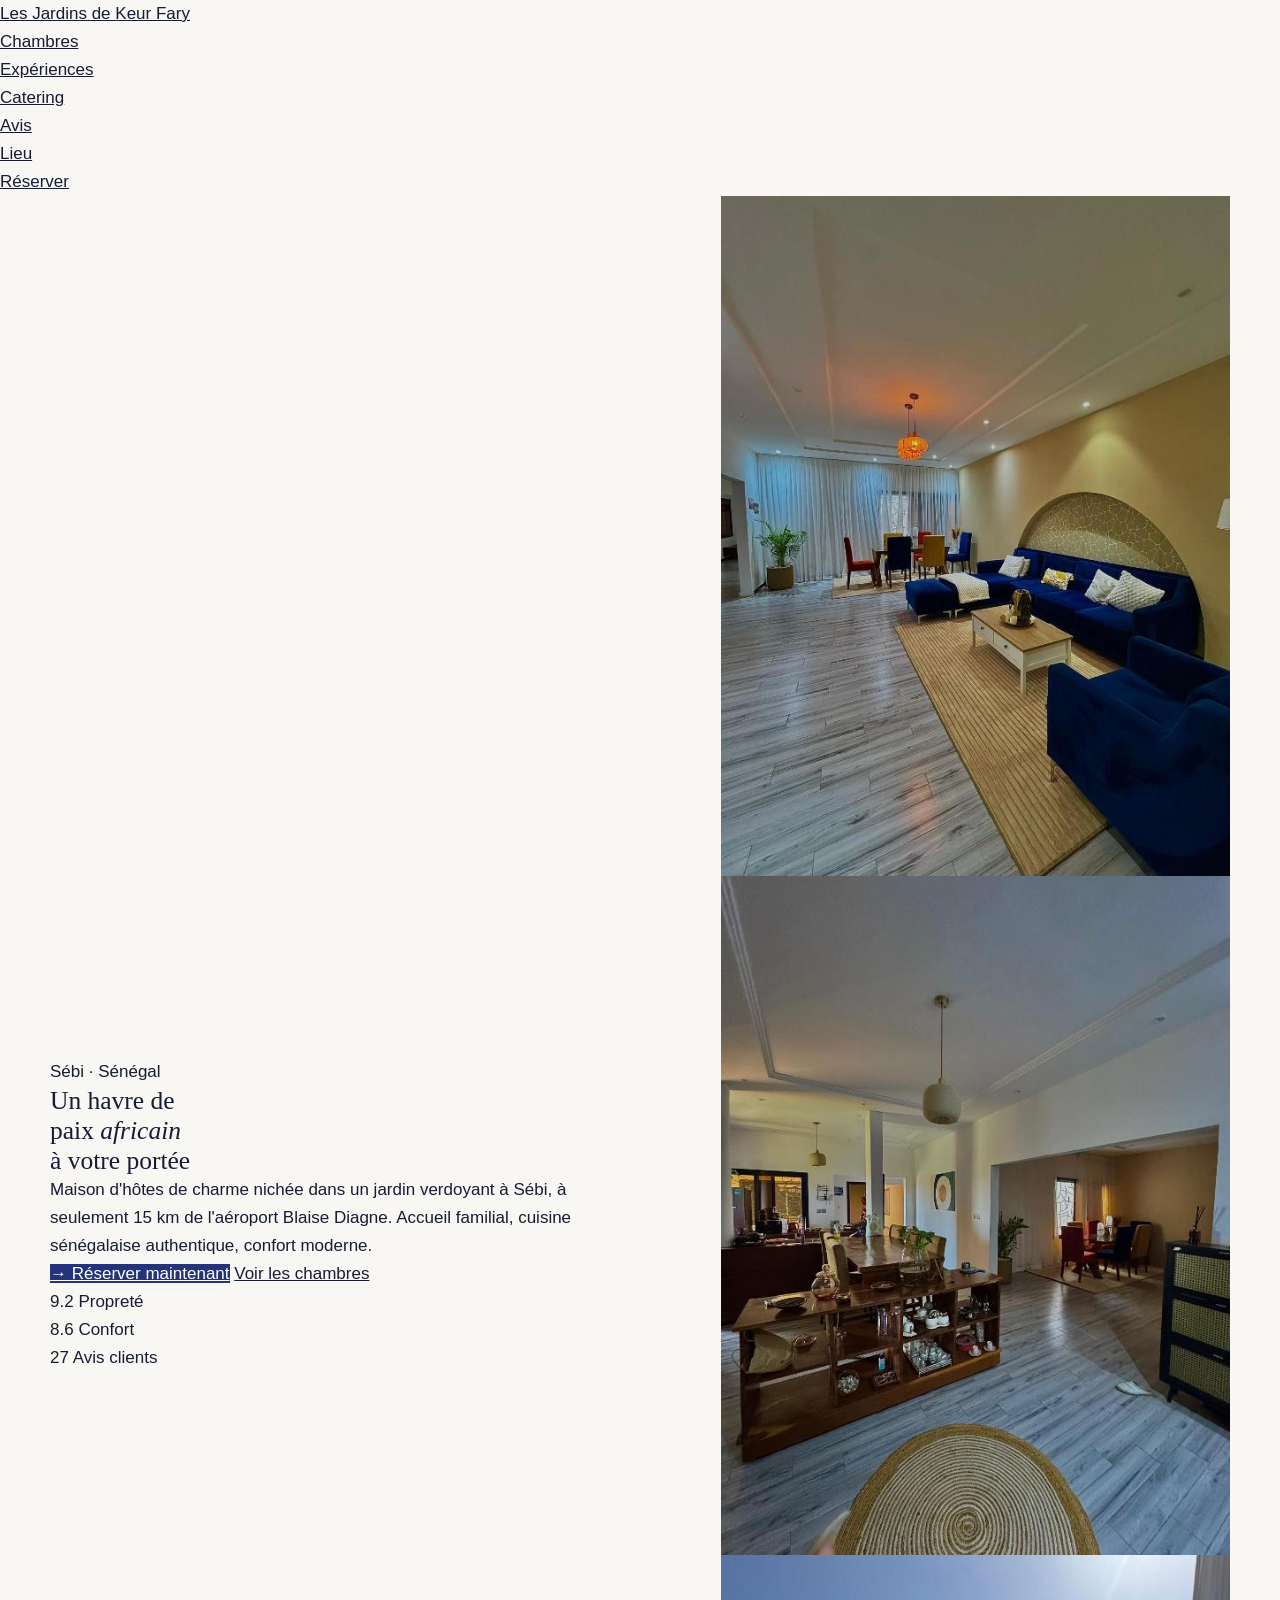
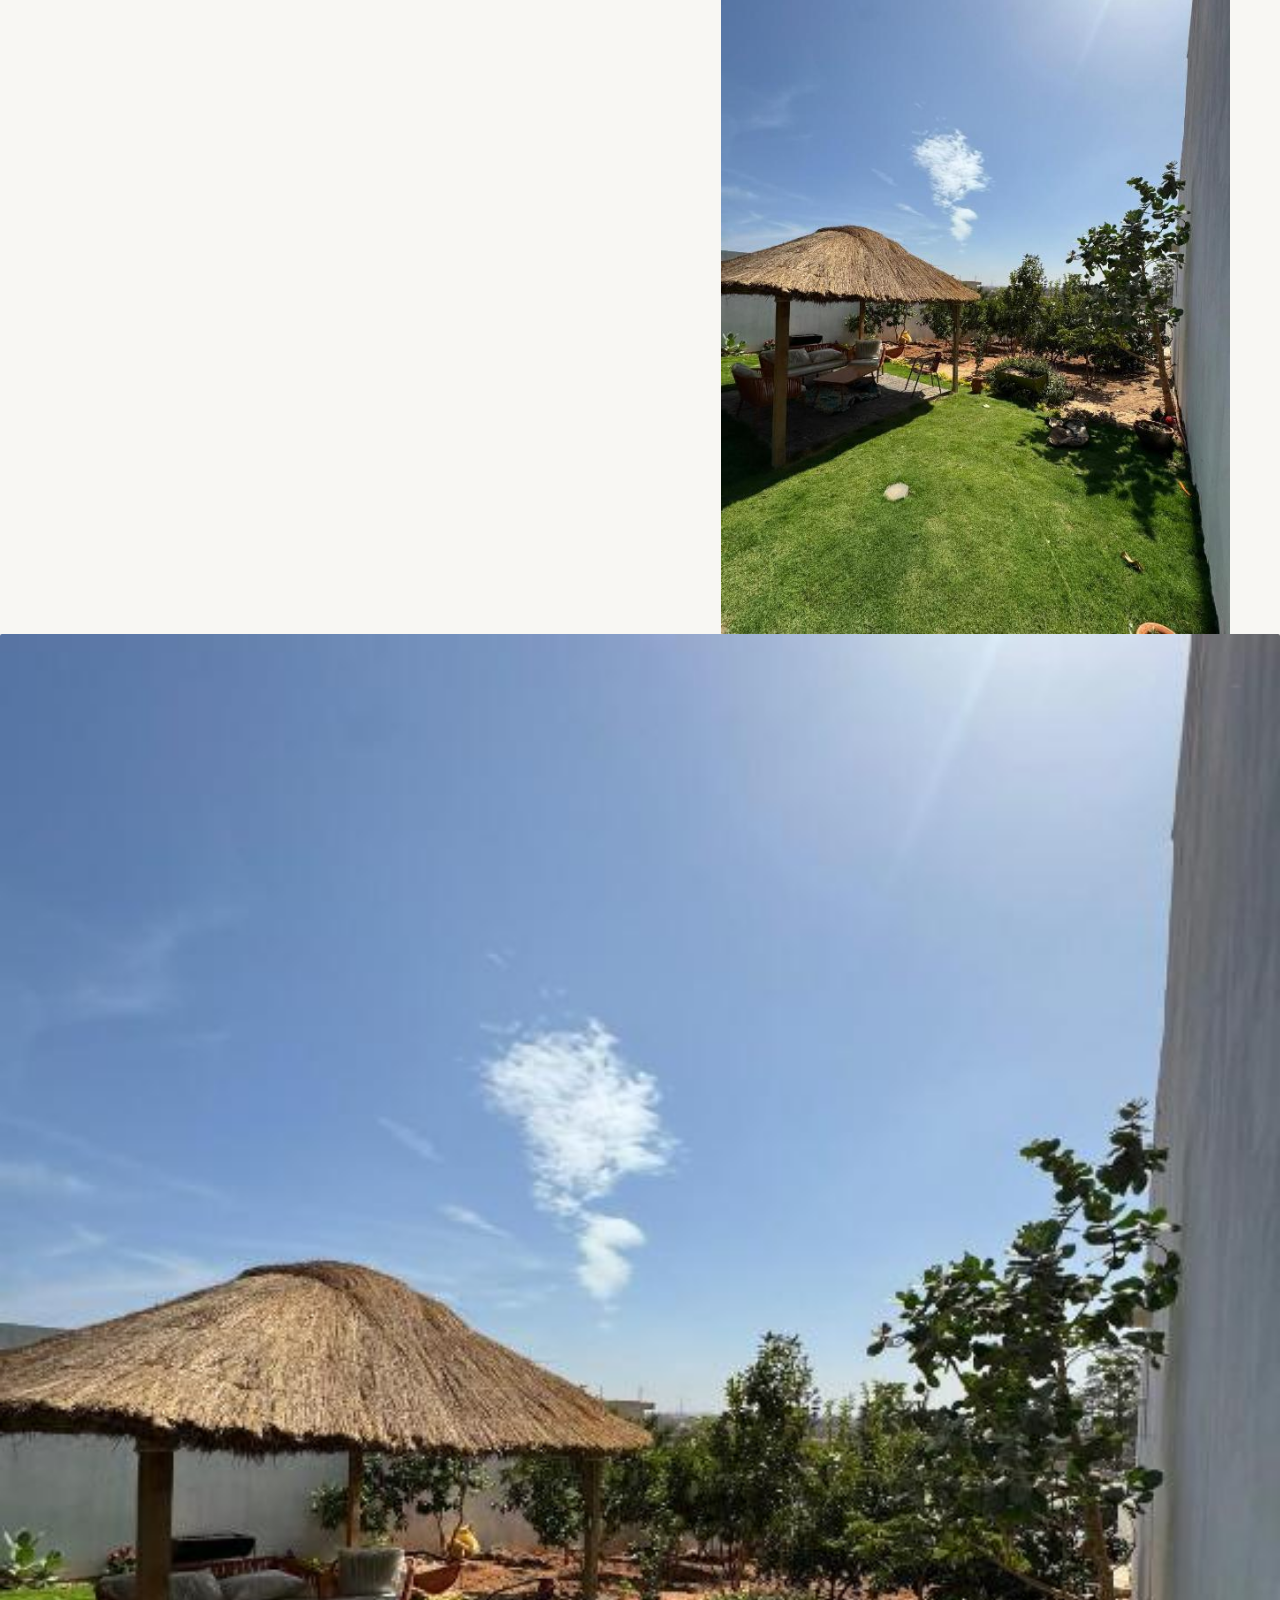
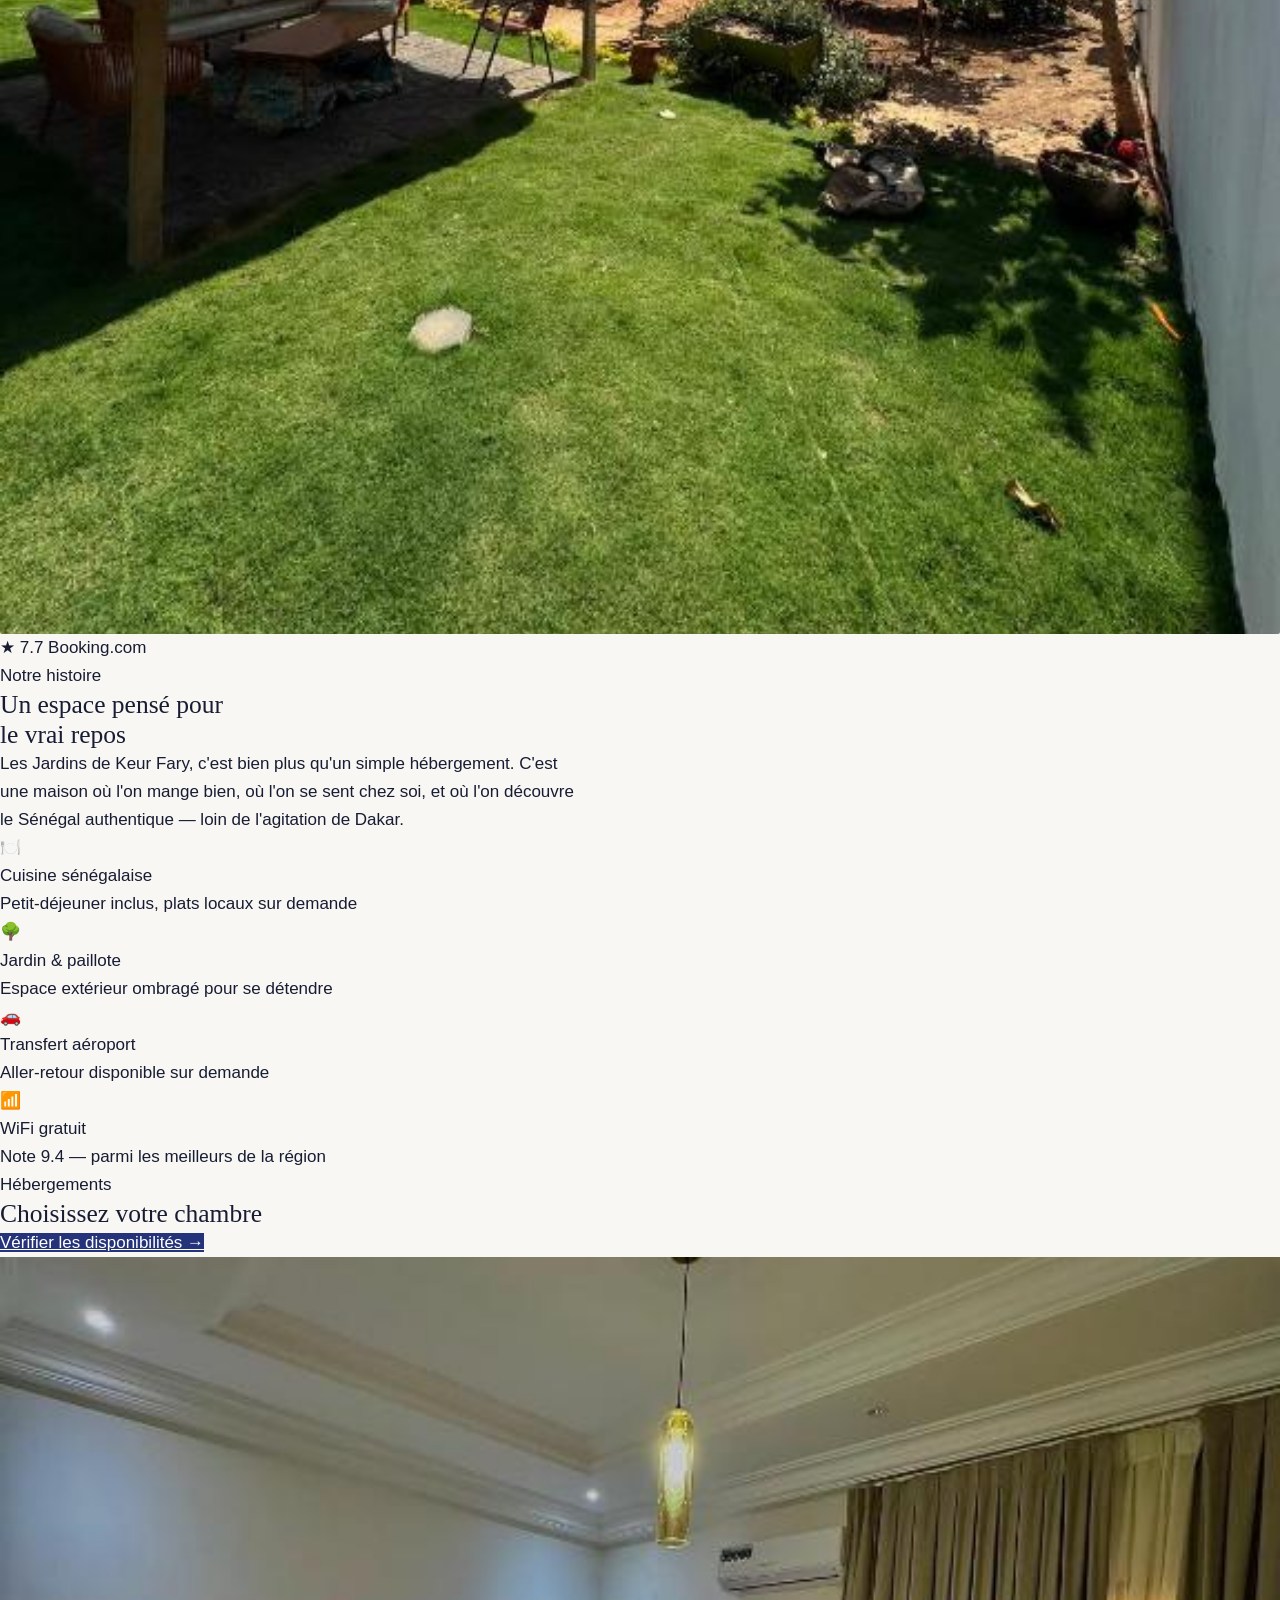
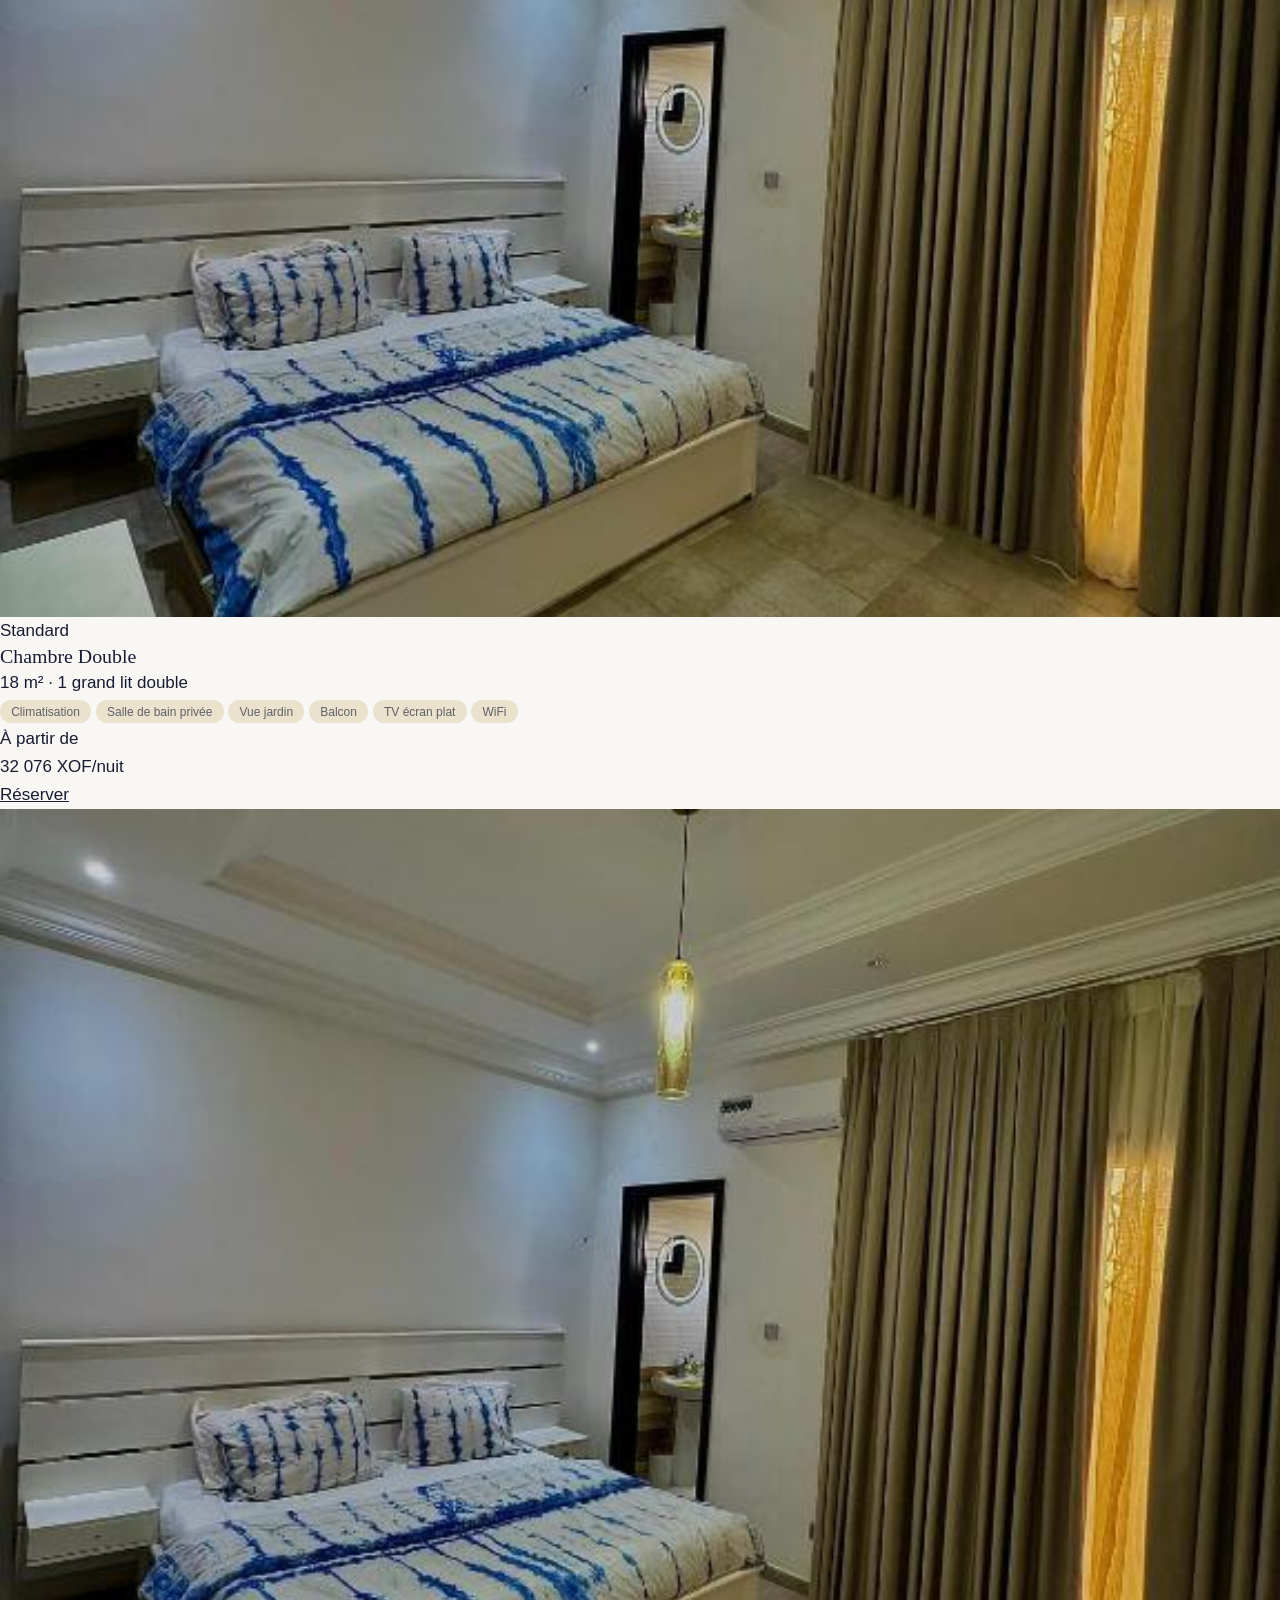
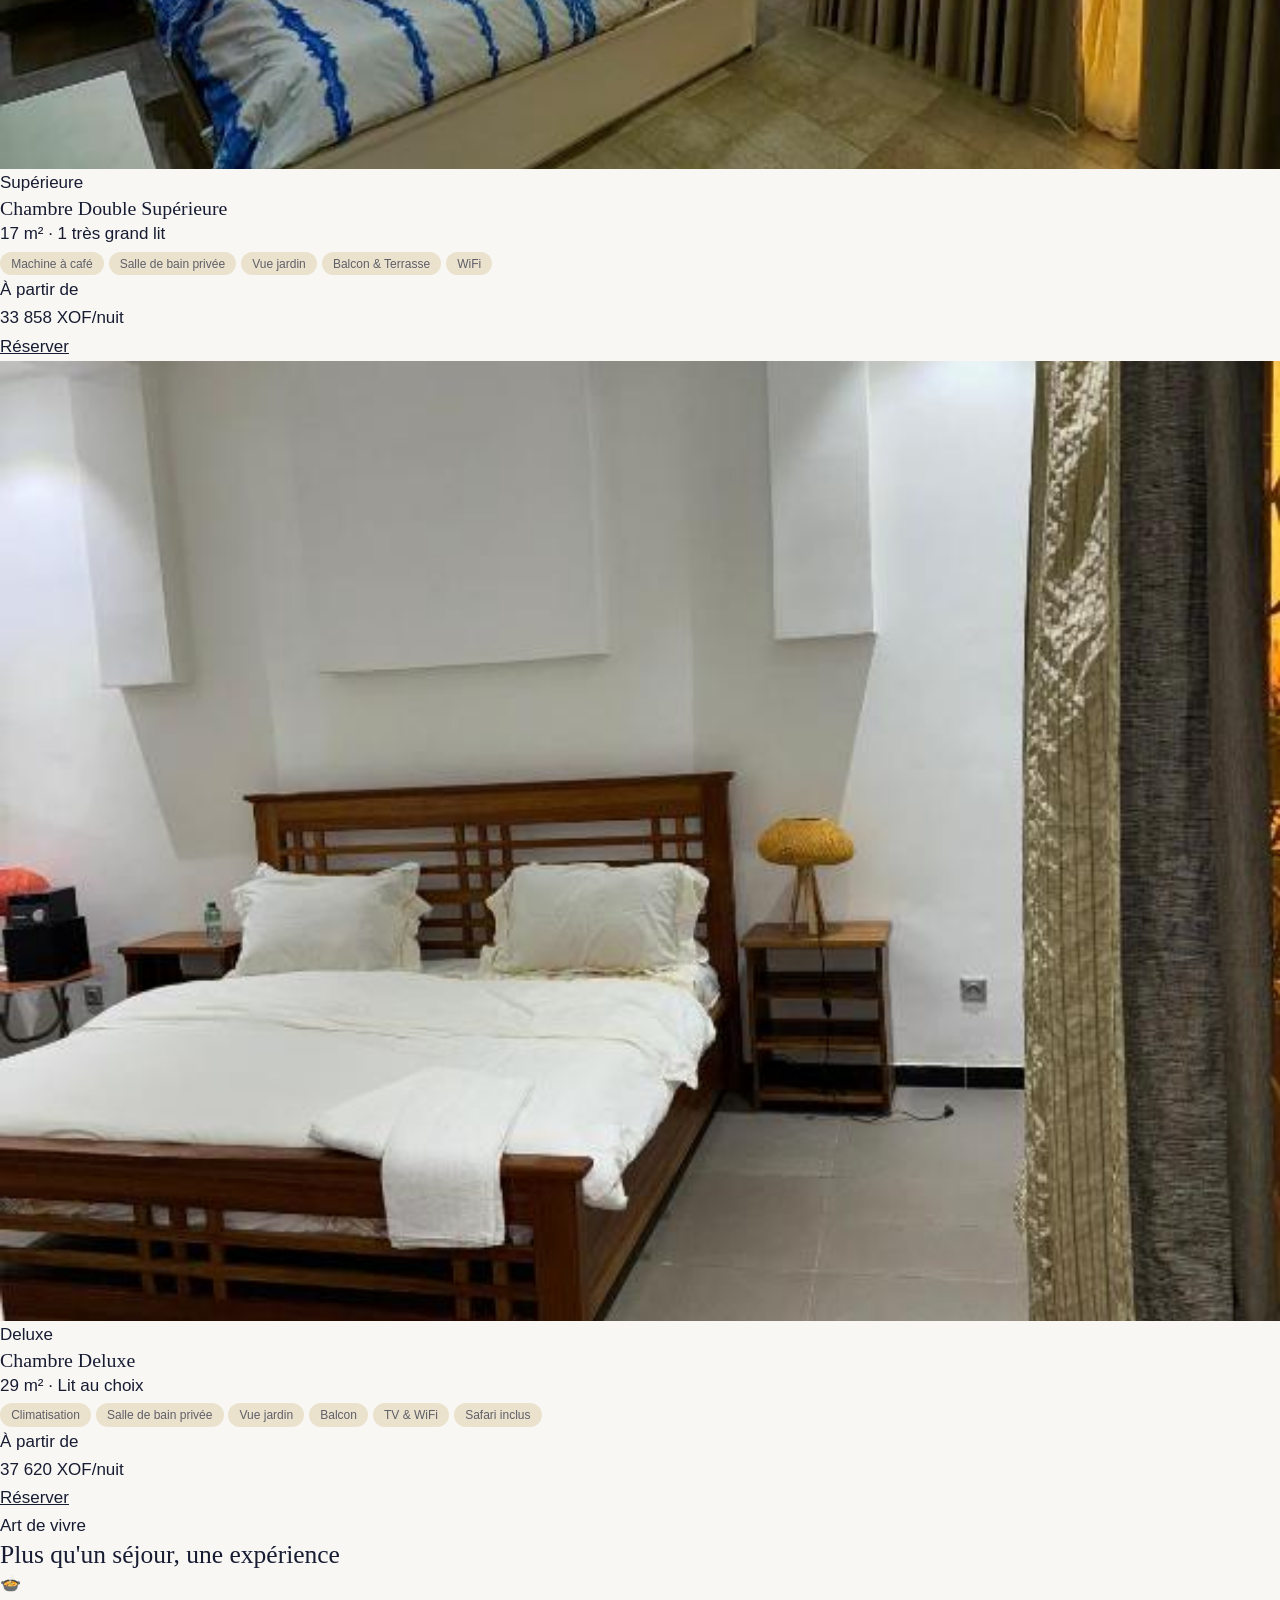
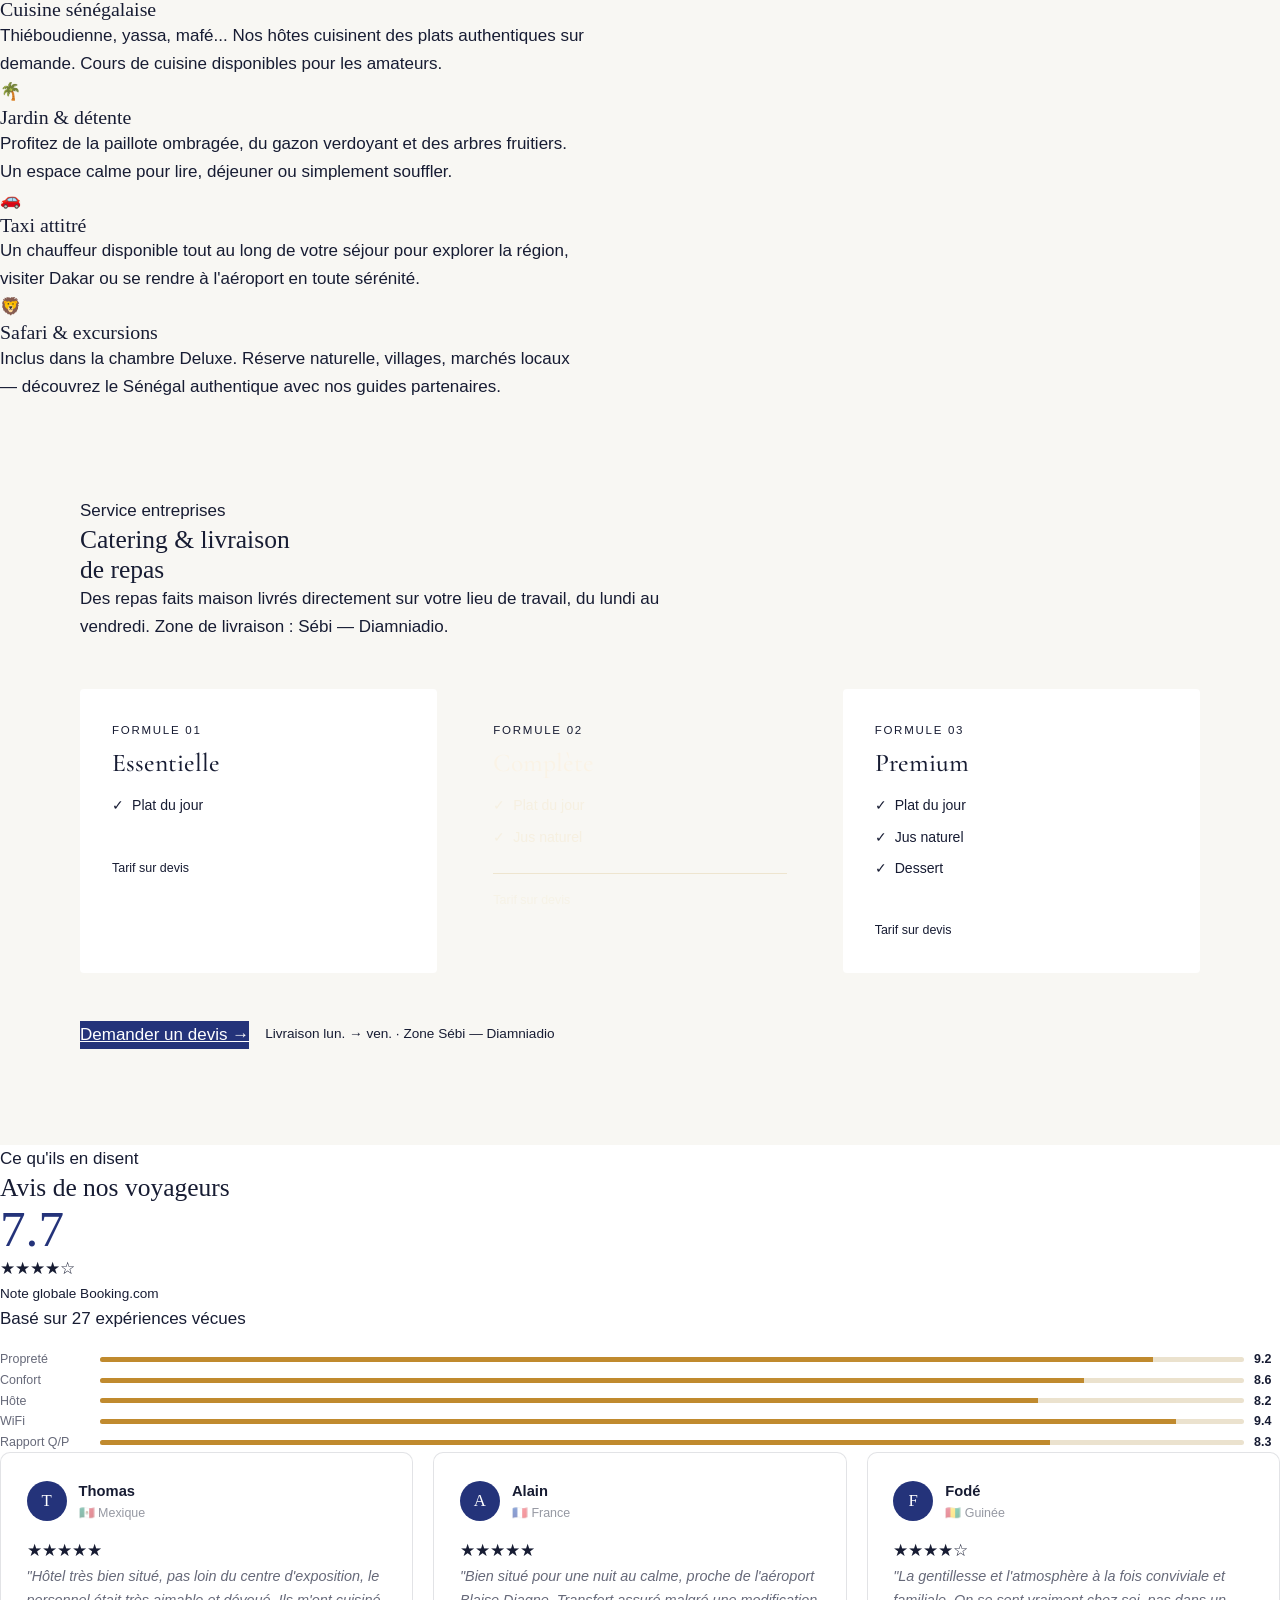
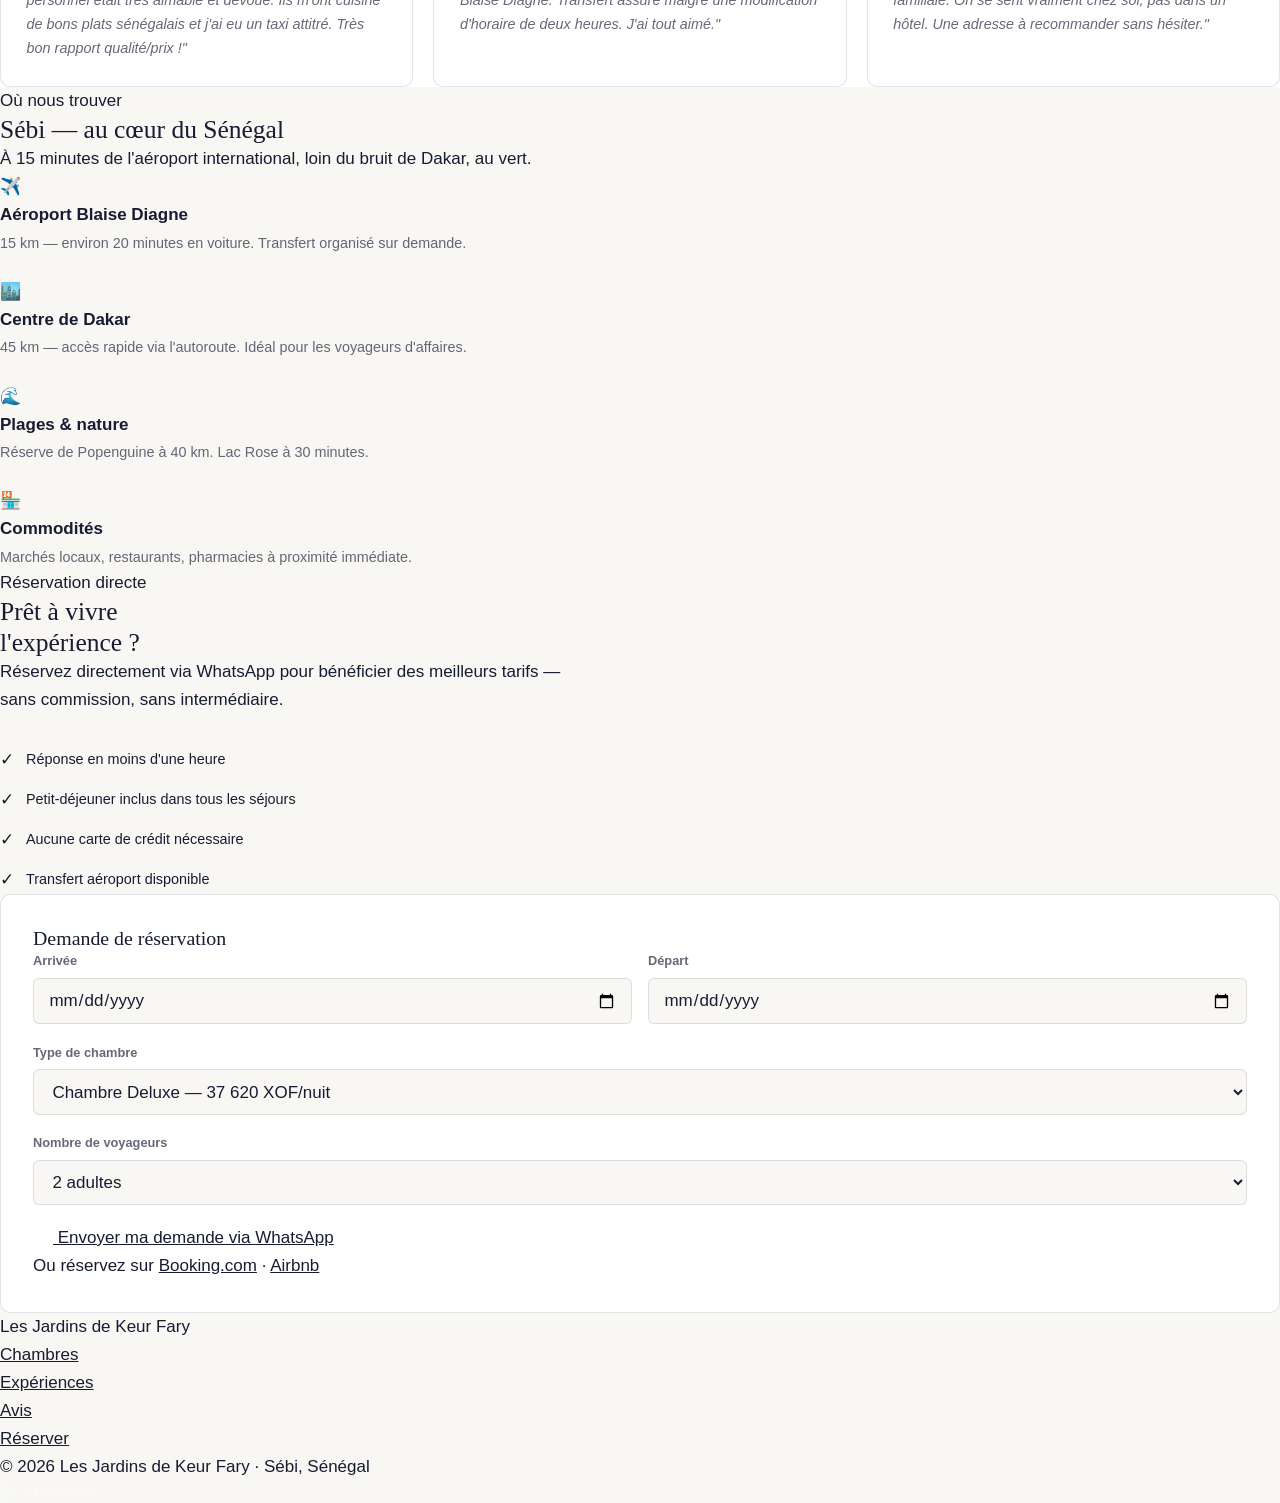
<file: index.html>
<!DOCTYPE html>
<html lang="fr">

<head>
  <meta charset="UTF-8">
  <meta name="viewport" content="width=device-width, initial-scale=1.0">
  <title>Les Jardins de Keur Fary — Maison d'hôtes à Sébi, Diamniadio · Sénégal</title>
  <meta name="description" content="Maison d'hôtes de charme à Sébi Ponty, Diamniadio. Chambres confortables, petit-déjeuner et déjeuner inclus, chauffeur dédié, service catering entreprises. À 15 km de l'aéroport Blaise Diagne.">
  <meta name="keywords" content="maison d'hôtes Sénégal, guesthouse Diamniadio, hébergement Sébi, chambre Sébikotane, catering entreprises Diamniadio, location courte durée Sénégal, Les Jardins de Keur Fary">
  <meta name="author" content="Les Jardins de Keur Fary">
  <meta name="robots" content="index, follow">
  <meta property="og:title" content="Les Jardins de Keur Fary — Maison d'hôtes à Sébi, Sénégal">
  <meta property="og:description" content="Maison d'hôtes familiale à Sébi Ponty, à 15 km de l'aéroport Blaise Diagne. Chambres, catering entreprises, chauffeur dédié.">
  <meta property="og:image" content="https://lesjardinsdekeurfary.vercel.app/salon.jpg">
  <meta property="og:url" content="https://lesjardinsdekeurfary.vercel.app">
  <meta property="og:type" content="website">
  <meta property="og:locale" content="fr_SN">
  <meta name="twitter:card" content="summary_large_image">
  <meta name="twitter:title" content="Les Jardins de Keur Fary — Maison d'hôtes Sébi, Sénégal">
  <meta name="twitter:description" content="Maison d'hôtes familiale à Sébi Ponty, à 15 km de l'aéroport Blaise Diagne.">
  <meta name="twitter:image" content="https://lesjardinsdekeurfary.vercel.app/salon.jpg">
  <link href="https://fonts.googleapis.com/css2?family=Cormorant+Garamond:ital,wght@0,400;0,500;0,600;1,400;1,500&family=DM+Sans:wght@300;400;500&display=swap" rel="stylesheet">
  <link rel="stylesheet" href="index.css">
</head>

<body>

  <!-- NAV -->
  <nav>
    <a href="#" class="nav-logo">Les Jardins de <span>Keur Fary</span></a>
    <ul class="nav-links">
      <li><a href="#chambres">Chambres</a></li>
      <li><a href="#experiences">Expériences</a></li>
      <li><a href="#catering">Catering</a></li>
      <li><a href="#avis">Avis</a></li>
      <li><a href="#lieu">Lieu</a></li>
      <li><a href="#reserver" class="nav-cta">Réserver</a></li>
    </ul>
  </nav>

  <!-- HERO -->
  <section class="hero" style="padding: 0;">
    <div class="hero-text">
      <p class="hero-eyebrow">Sébi · Sénégal</p>
      <h1 class="hero-title">Un havre de<br>paix <em>africain</em><br>à votre portée</h1>
      <p class="hero-desc">Maison d'hôtes de charme nichée dans un jardin verdoyant à Sébi, à seulement 15 km de
        l'aéroport Blaise Diagne. Accueil familial, cuisine sénégalaise authentique, confort moderne.</p>
      <div class="hero-actions">
        <a href="#reserver" class="btn-primary">→ Réserver maintenant</a>
        <a href="#chambres" class="btn-secondary">Voir les chambres</a>
      </div>
      <div class="hero-stats">
        <div>
          <span class="hero-stat-num">9.2</span>
          <span class="hero-stat-label">Propreté</span>
        </div>
        <div>
          <span class="hero-stat-num">8.6</span>
          <span class="hero-stat-label">Confort</span>
        </div>
        <div>
          <span class="hero-stat-num">27</span>
          <span class="hero-stat-label">Avis clients</span>
        </div>
      </div>
    </div>
    <div class="hero-gallery">
      <div class="hero-gallery-top">
        <img src="images/salon.jpg" alt="Salon principal"
          style="width:100%;height:100%;object-fit:cover;object-position:center 30%;">
      </div>
      <div class="hero-gallery-bottom">
        <div style="overflow:hidden;">
          <img src="images/veranda.jpg" alt="Véranda" style="width:100%;height:100%;object-fit:cover;">
        </div>
        <div style="overflow:hidden;">
          <img src="images/jardin.jpg" alt="Jardin" style="width:100%;height:100%;object-fit:cover;">
        </div>
      </div>
    </div>
  </section>

  <!-- ABOUT -->
  <section class="about" id="about">
    <div class="about-image-wrap">
      <div style="width:100%;aspect-ratio:4/5;border-radius:2px;overflow:hidden;">
        <img src="images/jardin.jpg" alt="Jardin" style="width:100%;height:100%;object-fit:cover;display:block;">
      </div>
      <div class="about-badge">
        <span class="about-badge-num">★ 7.7</span>
        <span class="about-badge-text">Booking.com</span>
      </div>
    </div>
    <div>
      <p class="section-eyebrow">Notre histoire</p>
      <h2 class="section-title">Un espace pensé pour<br>le vrai repos</h2>
      <p class="section-desc">Les Jardins de Keur Fary, c'est bien plus qu'un simple hébergement. C'est une maison où
        l'on mange bien, où l'on se sent chez soi, et où l'on découvre le Sénégal authentique — loin de l'agitation de
        Dakar.</p>
      <div class="about-features">
        <div class="about-feature">
          <div class="about-feature-icon">🍽️</div>
          <div>
            <p class="about-feature-title">Cuisine sénégalaise</p>
            <p class="about-feature-desc">Petit-déjeuner inclus, plats locaux sur demande</p>
          </div>
        </div>
        <div class="about-feature">
          <div class="about-feature-icon">🌳</div>
          <div>
            <p class="about-feature-title">Jardin & paillote</p>
            <p class="about-feature-desc">Espace extérieur ombragé pour se détendre</p>
          </div>
        </div>
        <div class="about-feature">
          <div class="about-feature-icon">🚗</div>
          <div>
            <p class="about-feature-title">Transfert aéroport</p>
            <p class="about-feature-desc">Aller-retour disponible sur demande</p>
          </div>
        </div>
        <div class="about-feature">
          <div class="about-feature-icon">📶</div>
          <div>
            <p class="about-feature-title">WiFi gratuit</p>
            <p class="about-feature-desc">Note 9.4 — parmi les meilleurs de la région</p>
          </div>
        </div>
      </div>
    </div>
  </section>

  <!-- ROOMS -->
  <section class="rooms" id="chambres">
    <div class="rooms-header">
      <div>
        <p class="section-eyebrow">Hébergements</p>
        <h2 class="section-title">Choisissez votre chambre</h2>
      </div>
      <a href="#reserver" class="btn-primary">Vérifier les disponibilités →</a>
    </div>
    <div class="rooms-grid">
      <!-- Chambre Double -->
      <div class="room-card">
        <div style="width:100%;aspect-ratio:4/3;overflow:hidden;">
          <img src="images/696834666.jpg" alt="Chambre" style="width:100%;height:100%;object-fit:cover;display:block;">
        </div>
        <div class="room-card-body">
          <p class="room-card-type">Standard</p>
          <h3 class="room-card-name">Chambre Double</h3>
          <p class="room-card-size">18 m² · 1 grand lit double</p>
          <div class="room-card-amenities">
            <span class="amenity-tag">Climatisation</span>
            <span class="amenity-tag">Salle de bain privée</span>
            <span class="amenity-tag">Vue jardin</span>
            <span class="amenity-tag">Balcon</span>
            <span class="amenity-tag">TV écran plat</span>
            <span class="amenity-tag">WiFi</span>
          </div>
          <div class="room-card-footer">
            <div>
              <p class="room-price-from">À partir de</p>
              <span class="room-price">32 076 <span class="room-price-unit">XOF/nuit</span></span>
            </div>
            <a href="#reserver" class="room-book-btn">Réserver</a>
          </div>
        </div>
      </div>
      <!-- Chambre Supérieure -->
      <div class="room-card">
        <div style="width:100%;aspect-ratio:4/3;overflow:hidden;">
          <img src="images/696834666.jpg" alt="Chambre" style="width:100%;height:100%;object-fit:cover;display:block;">
        </div>
        <div class="room-card-body">
          <p class="room-card-type">Supérieure</p>
          <h3 class="room-card-name">Chambre Double Supérieure</h3>
          <p class="room-card-size">17 m² · 1 très grand lit</p>
          <div class="room-card-amenities">
            <span class="amenity-tag">Machine à café</span>
            <span class="amenity-tag">Salle de bain privée</span>
            <span class="amenity-tag">Vue jardin</span>
            <span class="amenity-tag">Balcon & Terrasse</span>
            <span class="amenity-tag">WiFi</span>
          </div>
          <div class="room-card-footer">
            <div>
              <p class="room-price-from">À partir de</p>
              <span class="room-price">33 858 <span class="room-price-unit">XOF/nuit</span></span>
            </div>
            <a href="#reserver" class="room-book-btn">Réserver</a>
          </div>
        </div>
      </div>
      <!-- Chambre Deluxe -->
      <div class="room-card" style="border: 2px solid var(--gold);">
        <div style="width:100%;aspect-ratio:4/3;overflow:hidden;">
          <img src="images/689465236.jpg" alt="Chambre" style="width:100%;height:100%;object-fit:cover;display:block;">
        </div>
        <div class="room-card-body">
          <p class="room-card-type">Deluxe</p>
          <h3 class="room-card-name">Chambre Deluxe</h3>
          <p class="room-card-size">29 m² · Lit au choix</p>
          <div class="room-card-amenities">
            <span class="amenity-tag">Climatisation</span>
            <span class="amenity-tag">Salle de bain privée</span>
            <span class="amenity-tag">Vue jardin</span>
            <span class="amenity-tag">Balcon</span>
            <span class="amenity-tag">TV & WiFi</span>
            <span class="amenity-tag">Safari inclus</span>
          </div>
          <div class="room-card-footer">
            <div>
              <p class="room-price-from">À partir de</p>
              <span class="room-price">37 620 <span class="room-price-unit">XOF/nuit</span></span>
            </div>
            <a href="#reserver" class="room-book-btn">Réserver</a>
          </div>
        </div>
      </div>
    </div>
  </section>

  <!-- EXPERIENCES -->
  <section class="experiences" id="experiences">
    <div style="max-width:600px;">
      <p class="section-eyebrow">Art de vivre</p>
      <h2 class="section-title">Plus qu'un séjour, une expérience</h2>
    </div>
    <div class="exp-grid">
      <div class="exp-item">
        <span class="exp-icon">🍲</span>
        <h3 class="exp-title">Cuisine sénégalaise</h3>
        <p class="exp-desc">Thiéboudienne, yassa, mafé... Nos hôtes cuisinent des plats authentiques sur demande. Cours
          de cuisine disponibles pour les amateurs.</p>
      </div>
      <div class="exp-item">
        <span class="exp-icon">🌴</span>
        <h3 class="exp-title">Jardin & détente</h3>
        <p class="exp-desc">Profitez de la paillote ombragée, du gazon verdoyant et des arbres fruitiers. Un espace
          calme pour lire, déjeuner ou simplement souffler.</p>
      </div>
      <div class="exp-item">
        <span class="exp-icon">🚗</span>
        <h3 class="exp-title">Taxi attitré</h3>
        <p class="exp-desc">Un chauffeur disponible tout au long de votre séjour pour explorer la région, visiter Dakar
          ou se rendre à l'aéroport en toute sérénité.</p>
      </div>
      <div class="exp-item">
        <span class="exp-icon">🦁</span>
        <h3 class="exp-title">Safari & excursions</h3>
        <p class="exp-desc">Inclus dans la chambre Deluxe. Réserve naturelle, villages, marchés locaux — découvrez le
          Sénégal authentique avec nos guides partenaires.</p>
      </div>
    </div>
  </section>

  <!-- CATERING -->
<section class="catering" id="catering" style="background:var(--sand);padding:6rem 5rem;">
  <div style="max-width:600px;margin-bottom:3rem;">
    <p class="section-eyebrow">Service entreprises</p>
    <h2 class="section-title">Catering & livraison<br>de repas</h2>
    <p class="section-desc">Des repas faits maison livrés directement sur votre lieu de travail, du lundi au vendredi. Zone de livraison : Sébi — Diamniadio.</p>
  </div>

  <div style="display:grid;grid-template-columns:repeat(3,1fr);gap:1.5rem;margin-bottom:3rem;">

    <div style="background:var(--white);padding:2rem;border-radius:4px;">
      <p style="font-size:0.72rem;letter-spacing:0.15em;text-transform:uppercase;color:var(--gold);font-weight:500;margin-bottom:0.5rem;">Formule 01</p>
      <h3 style="font-family:'Cormorant Garamond',serif;font-size:1.6rem;font-weight:500;color:var(--earth);margin-bottom:1rem;">Essentielle</h3>
      <div style="display:flex;flex-direction:column;gap:0.5rem;margin-bottom:1.5rem;">
        <div style="display:flex;align-items:center;gap:0.5rem;font-size:0.88rem;color:var(--text-muted);">
          <span style="color:var(--gold);">✓</span> Plat du jour
        </div>
      </div>
      <p style="font-size:0.78rem;color:var(--text-muted);border-top:1px solid var(--sand);padding-top:1rem;">Tarif sur devis</p>
    </div>

    <div style="background:var(--earth);padding:2rem;border-radius:4px;">
      <p style="font-size:0.72rem;letter-spacing:0.15em;text-transform:uppercase;color:var(--gold);font-weight:500;margin-bottom:0.5rem;">Formule 02</p>
      <h3 style="font-family:'Cormorant Garamond',serif;font-size:1.6rem;font-weight:500;color:#FAF3E6;margin-bottom:1rem;">Complète</h3>
      <div style="display:flex;flex-direction:column;gap:0.5rem;margin-bottom:1.5rem;">
        <div style="display:flex;align-items:center;gap:0.5rem;font-size:0.88rem;color:rgba(245,237,216,0.7);">
          <span style="color:var(--gold);">✓</span> Plat du jour
        </div>
        <div style="display:flex;align-items:center;gap:0.5rem;font-size:0.88rem;color:rgba(245,237,216,0.7);">
          <span style="color:var(--gold);">✓</span> Jus naturel
        </div>
      </div>
      <p style="font-size:0.78rem;color:rgba(245,237,216,0.45);border-top:1px solid rgba(196,154,60,0.2);padding-top:1rem;">Tarif sur devis</p>
    </div>

    <div style="background:var(--white);padding:2rem;border-radius:4px;border:2px solid var(--gold);">
      <p style="font-size:0.72rem;letter-spacing:0.15em;text-transform:uppercase;color:var(--gold);font-weight:500;margin-bottom:0.5rem;">Formule 03</p>
      <h3 style="font-family:'Cormorant Garamond',serif;font-size:1.6rem;font-weight:500;color:var(--earth);margin-bottom:1rem;">Premium</h3>
      <div style="display:flex;flex-direction:column;gap:0.5rem;margin-bottom:1.5rem;">
        <div style="display:flex;align-items:center;gap:0.5rem;font-size:0.88rem;color:var(--text-muted);">
          <span style="color:var(--gold);">✓</span> Plat du jour
        </div>
        <div style="display:flex;align-items:center;gap:0.5rem;font-size:0.88rem;color:var(--text-muted);">
          <span style="color:var(--gold);">✓</span> Jus naturel
        </div>
        <div style="display:flex;align-items:center;gap:0.5rem;font-size:0.88rem;color:var(--text-muted);">
          <span style="color:var(--gold);">✓</span> Dessert
        </div>
      </div>
      <p style="font-size:0.78rem;color:var(--text-muted);border-top:1px solid var(--sand);padding-top:1rem;">Tarif sur devis</p>
    </div>

  </div>

  <div style="display:flex;align-items:center;gap:1rem;flex-wrap:wrap;">
    <a href="https://wa.me/221781409494?text=Bonjour%2C%20je%20souhaite%20un%20devis%20pour%20le%20service%20catering%20des%20Jardins%20de%20Keur%20Fary"
      class="btn-primary" target="_blank">
      Demander un devis →
    </a>
    <span style="font-size:0.85rem;color:var(--text-muted);">Livraison lun. → ven. · Zone Sébi — Diamniadio</span>
  </div>

</section>

  <!-- REVIEWS -->
  <section class="reviews" id="avis" style="background:#FFFFFF;">
    <div class="reviews-header">
      <p class="section-eyebrow">Ce qu'ils en disent</p>
      <h2 class="section-title">Avis de nos voyageurs</h2>
    </div>
    <div class="rating-big">
      <span class="rating-num">7.7</span>
      <div>
        <div class="rating-stars">★★★★☆</div>
        <p style="font-size:0.85rem;color:var(--text-muted);">Note globale Booking.com</p>
        <p class="rating-count">Basé sur 27 expériences vécues</p>
        <div class="ratings-bars" style="margin-top:1rem;">
          <div class="rating-bar-row">
            <span class="rating-bar-label">Propreté</span>
            <div class="rating-bar-track">
              <div class="rating-bar-fill" style="width:92%"></div>
            </div>
            <span class="rating-bar-val">9.2</span>
          </div>
          <div class="rating-bar-row">
            <span class="rating-bar-label">Confort</span>
            <div class="rating-bar-track">
              <div class="rating-bar-fill" style="width:86%"></div>
            </div>
            <span class="rating-bar-val">8.6</span>
          </div>
          <div class="rating-bar-row">
            <span class="rating-bar-label">Hôte</span>
            <div class="rating-bar-track">
              <div class="rating-bar-fill" style="width:82%"></div>
            </div>
            <span class="rating-bar-val">8.2</span>
          </div>
          <div class="rating-bar-row">
            <span class="rating-bar-label">WiFi</span>
            <div class="rating-bar-track">
              <div class="rating-bar-fill" style="width:94%"></div>
            </div>
            <span class="rating-bar-val">9.4</span>
          </div>
          <div class="rating-bar-row">
            <span class="rating-bar-label">Rapport Q/P</span>
            <div class="rating-bar-track">
              <div class="rating-bar-fill" style="width:83%"></div>
            </div>
            <span class="rating-bar-val">8.3</span>
          </div>
        </div>
      </div>
    </div>
    <div class="reviews-grid">
      <div class="review-card">
        <div class="review-top">
          <div class="review-avatar">T</div>
          <div>
            <p class="review-name">Thomas</p>
            <p class="review-country">🇲🇽 Mexique</p>
          </div>
        </div>
        <div class="review-stars">★★★★★</div>
        <p class="review-text">"Hôtel très bien situé, pas loin du centre d'exposition, le personnel était très aimable
          et dévoué. Ils m'ont cuisiné de bons plats sénégalais et j'ai eu un taxi attitré. Très bon rapport
          qualité/prix !"</p>
      </div>
      <div class="review-card">
        <div class="review-top">
          <div class="review-avatar">A</div>
          <div>
            <p class="review-name">Alain</p>
            <p class="review-country">🇫🇷 France</p>
          </div>
        </div>
        <div class="review-stars">★★★★★</div>
        <p class="review-text">"Bien situé pour une nuit au calme, proche de l'aéroport Blaise Diagne. Transfert assuré
          malgré une modification d'horaire de deux heures. J'ai tout aimé."</p>
      </div>
      <div class="review-card">
        <div class="review-top">
          <div class="review-avatar">F</div>
          <div>
            <p class="review-name">Fodé</p>
            <p class="review-country">🇬🇳 Guinée</p>
          </div>
        </div>
        <div class="review-stars">★★★★☆</div>
        <p class="review-text">"La gentillesse et l'atmosphère à la fois conviviale et familiale. On se sent vraiment
          chez soi, pas dans un hôtel. Une adresse à recommander sans hésiter."</p>
      </div>
    </div>
  </section>

  <!-- LOCATION -->
  <section class="location" id="lieu">
    <p class="section-eyebrow" style="color:var(--gold);">Où nous trouver</p>
    <h2 class="section-title">Sébi — au cœur du Sénégal</h2>
    <p class="section-desc">À 15 minutes de l'aéroport international, loin du bruit de Dakar, au vert.</p>
    <div class="location-grid">
      <div class="location-points">
        <div class="location-point">
          <div class="location-point-icon">✈️</div>
          <div>
            <p class="location-point-title">Aéroport Blaise Diagne</p>
            <p class="location-point-desc">15 km — environ 20 minutes en voiture. Transfert organisé sur demande.</p>
          </div>
        </div>
        <div class="location-point">
          <div class="location-point-icon">🏙️</div>
          <div>
            <p class="location-point-title">Centre de Dakar</p>
            <p class="location-point-desc">45 km — accès rapide via l'autoroute. Idéal pour les voyageurs d'affaires.
            </p>
          </div>
        </div>
        <div class="location-point">
          <div class="location-point-icon">🌊</div>
          <div>
            <p class="location-point-title">Plages & nature</p>
            <p class="location-point-desc">Réserve de Popenguine à 40 km. Lac Rose à 30 minutes.</p>
          </div>
        </div>
        <div class="location-point">
          <div class="location-point-icon">🏪</div>
          <div>
            <p class="location-point-title">Commodités</p>
            <p class="location-point-desc">Marchés locaux, restaurants, pharmacies à proximité immédiate.</p>
          </div>
        </div>
      </div>
      <div class="location-map-placeholder" style="padding:0;overflow:hidden;">
        <iframe src="https://maps.google.com/maps?q=https://maps.app.goo.gl/abzcRzj4eDqyRnQR8&output=embed" width="100%"
          height="100%" style="border:0;display:block;min-height:300px;" allowfullscreen="" loading="lazy">
        </iframe>
      </div>
    </div>
  </section>

  <!-- BOOKING CTA -->
  <section class="booking-cta" id="reserver">
    <div>
      <p class="section-eyebrow">Réservation directe</p>
      <h2 class="section-title">Prêt à vivre<br>l'expérience ?</h2>
      <p class="section-desc" style="margin-bottom:2rem;">Réservez directement via WhatsApp pour bénéficier des
        meilleurs tarifs — sans commission, sans intermédiaire.</p>
      <div style="display:flex;flex-direction:column;gap:0.75rem;">
        <div style="display:flex;align-items:center;gap:0.75rem;">
          <span style="color:var(--gold);">✓</span>
          <span style="font-size:0.9rem;color:var(--text-muted);">Réponse en moins d'une heure</span>
        </div>
        <div style="display:flex;align-items:center;gap:0.75rem;">
          <span style="color:var(--gold);">✓</span>
          <span style="font-size:0.9rem;color:var(--text-muted);">Petit-déjeuner inclus dans tous les séjours</span>
        </div>
        <div style="display:flex;align-items:center;gap:0.75rem;">
          <span style="color:var(--gold);">✓</span>
          <span style="font-size:0.9rem;color:var(--text-muted);">Aucune carte de crédit nécessaire</span>
        </div>
        <div style="display:flex;align-items:center;gap:0.75rem;">
          <span style="color:var(--gold);">✓</span>
          <span style="font-size:0.9rem;color:var(--text-muted);">Transfert aéroport disponible</span>
        </div>
      </div>
    </div>
    <div class="booking-form">
      <h3 class="booking-form-title">Demande de réservation</h3>
      <div class="form-row">
        <div class="form-group">
          <label>Arrivée</label>
          <input type="date">
        </div>
        <div class="form-group">
          <label>Départ</label>
          <input type="date">
        </div>
      </div>
      <div class="form-group">
        <label>Type de chambre</label>
        <select>
          <option>Chambre Double — 32 076 XOF/nuit</option>
          <option>Chambre Double Supérieure — 33 858 XOF/nuit</option>
          <option selected>Chambre Deluxe — 37 620 XOF/nuit</option>
          <option>Chambre Deluxe Famille — 39 600 XOF/nuit</option>
        </select>
      </div>
      <div class="form-group">
        <label>Nombre de voyageurs</label>
        <select>
          <option>1 adulte</option>
          <option selected>2 adultes</option>
          <option>2 adultes + 1 enfant</option>
        </select>
      </div>
      <a href="https://wa.me/+221781409494?text=Bonjour%2C%20je%20souhaite%20r%C3%A9server%20une%20chambre%20aux%20Jardins%20de%20Keur%20Fary"
        class="whatsapp-btn" target="_blank">
        <svg width="20" height="20" viewBox="0 0 24 24" fill="white" xmlns="http://www.w3.org/2000/svg">
          <path
            d="M17.472 14.382c-.297-.149-1.758-.867-2.03-.967-.273-.099-.471-.148-.67.15-.197.297-.767.966-.94 1.164-.173.199-.347.223-.644.075-.297-.15-1.255-.463-2.39-1.475-.883-.788-1.48-1.761-1.653-2.059-.173-.297-.018-.458.13-.606.134-.133.298-.347.446-.52.149-.174.198-.298.298-.497.099-.198.05-.371-.025-.52-.075-.149-.669-1.612-.916-2.207-.242-.579-.487-.5-.669-.51-.173-.008-.371-.01-.57-.01-.198 0-.52.074-.792.372-.272.297-1.04 1.016-1.04 2.479 0 1.462 1.065 2.875 1.213 3.074.149.198 2.096 3.2 5.077 4.487.709.306 1.262.489 1.694.625.712.227 1.36.195 1.871.118.571-.085 1.758-.719 2.006-1.413.248-.694.248-1.289.173-1.413-.074-.124-.272-.198-.57-.347m-5.421 7.403h-.004a9.87 9.87 0 01-5.031-1.378l-.361-.214-3.741.982.998-3.648-.235-.374a9.86 9.86 0 01-1.51-5.26c.001-5.45 4.436-9.884 9.888-9.884 2.64 0 5.122 1.03 6.988 2.898a9.825 9.825 0 012.893 6.994c-.003 5.45-4.437 9.884-9.885 9.884m8.413-18.297A11.815 11.815 0 0012.05 0C5.495 0 .16 5.335.157 11.892c0 2.096.547 4.142 1.588 5.945L.057 24l6.305-1.654a11.882 11.882 0 005.683 1.448h.005c6.554 0 11.89-5.335 11.893-11.893a11.821 11.821 0 00-3.48-8.413z" />
        </svg>
        Envoyer ma demande via WhatsApp
      </a>
      <p class="booking-note">Ou réservez sur <a
          href="https://www.booking.com/hotel/sn/maisons-d-hotes-les-jardins-de-keur-fary.html" target="_blank"
          style="color:var(--gold);">Booking.com</a> · <a href="https://www.airbnb.com" target="_blank"
          style="color:var(--gold);">Airbnb</a></p>
    </div>
  </section>

  <!-- FOOTER -->
  <footer>
    <div class="footer-logo">Les Jardins de Keur Fary</div>
    <ul class="footer-links">
      <li><a href="#chambres">Chambres</a></li>
      <li><a href="#experiences">Expériences</a></li>
      <li><a href="#avis">Avis</a></li>
      <li><a href="#reserver">Réserver</a></li>
    </ul>
    <p class="footer-copy">© 2026 Les Jardins de Keur Fary · Sébi, Sénégal</p>
<a href="https://www.instagram.com/keurfarysn/" target="_blank" style="color:rgba(255,255,255,0.45);font-size:0.82rem;text-decoration:none;display:flex;align-items:center;gap:6px;">
  <svg width="14" height="14" viewBox="0 0 24 24" fill="currentColor"><path d="M12 2.163c3.204 0 3.584.012 4.85.07 3.252.148 4.771 1.691 4.919 4.919.058 1.265.069 1.645.069 4.849 0 3.205-.012 3.584-.069 4.849-.149 3.225-1.664 4.771-4.919 4.919-1.266.058-1.644.07-4.85.07-3.204 0-3.584-.012-4.849-.07-3.26-.149-4.771-1.699-4.919-4.92-.058-1.265-.07-1.644-.07-4.849 0-3.204.013-3.583.07-4.849.149-3.227 1.664-4.771 4.919-4.919 1.266-.057 1.645-.069 4.849-.069zm0-2.163c-3.259 0-3.667.014-4.947.072-4.358.2-6.78 2.618-6.98 6.98-.059 1.281-.073 1.689-.073 4.948 0 3.259.014 3.668.072 4.948.2 4.358 2.618 6.78 6.98 6.98 1.281.058 1.689.072 4.948.072 3.259 0 3.668-.014 4.948-.072 4.354-.2 6.782-2.618 6.979-6.98.059-1.28.073-1.689.073-4.948 0-3.259-.014-3.667-.072-4.947-.196-4.354-2.617-6.78-6.979-6.98-1.281-.059-1.69-.073-4.949-.073zm0 5.838c-3.403 0-6.162 2.759-6.162 6.162s2.759 6.163 6.162 6.163 6.162-2.759 6.162-6.163c0-3.403-2.759-6.162-6.162-6.162zm0 10.162c-2.209 0-4-1.79-4-4 0-2.209 1.791-4 4-4s4 1.791 4 4c0 2.21-1.791 4-4 4zm6.406-11.845c-.796 0-1.441.645-1.441 1.44s.645 1.44 1.441 1.44c.795 0 1.439-.645 1.439-1.44s-.644-1.44-1.439-1.44z"/></svg>
  @keurfarysn
</a>
  </footer>

</body>

</html>
</file>
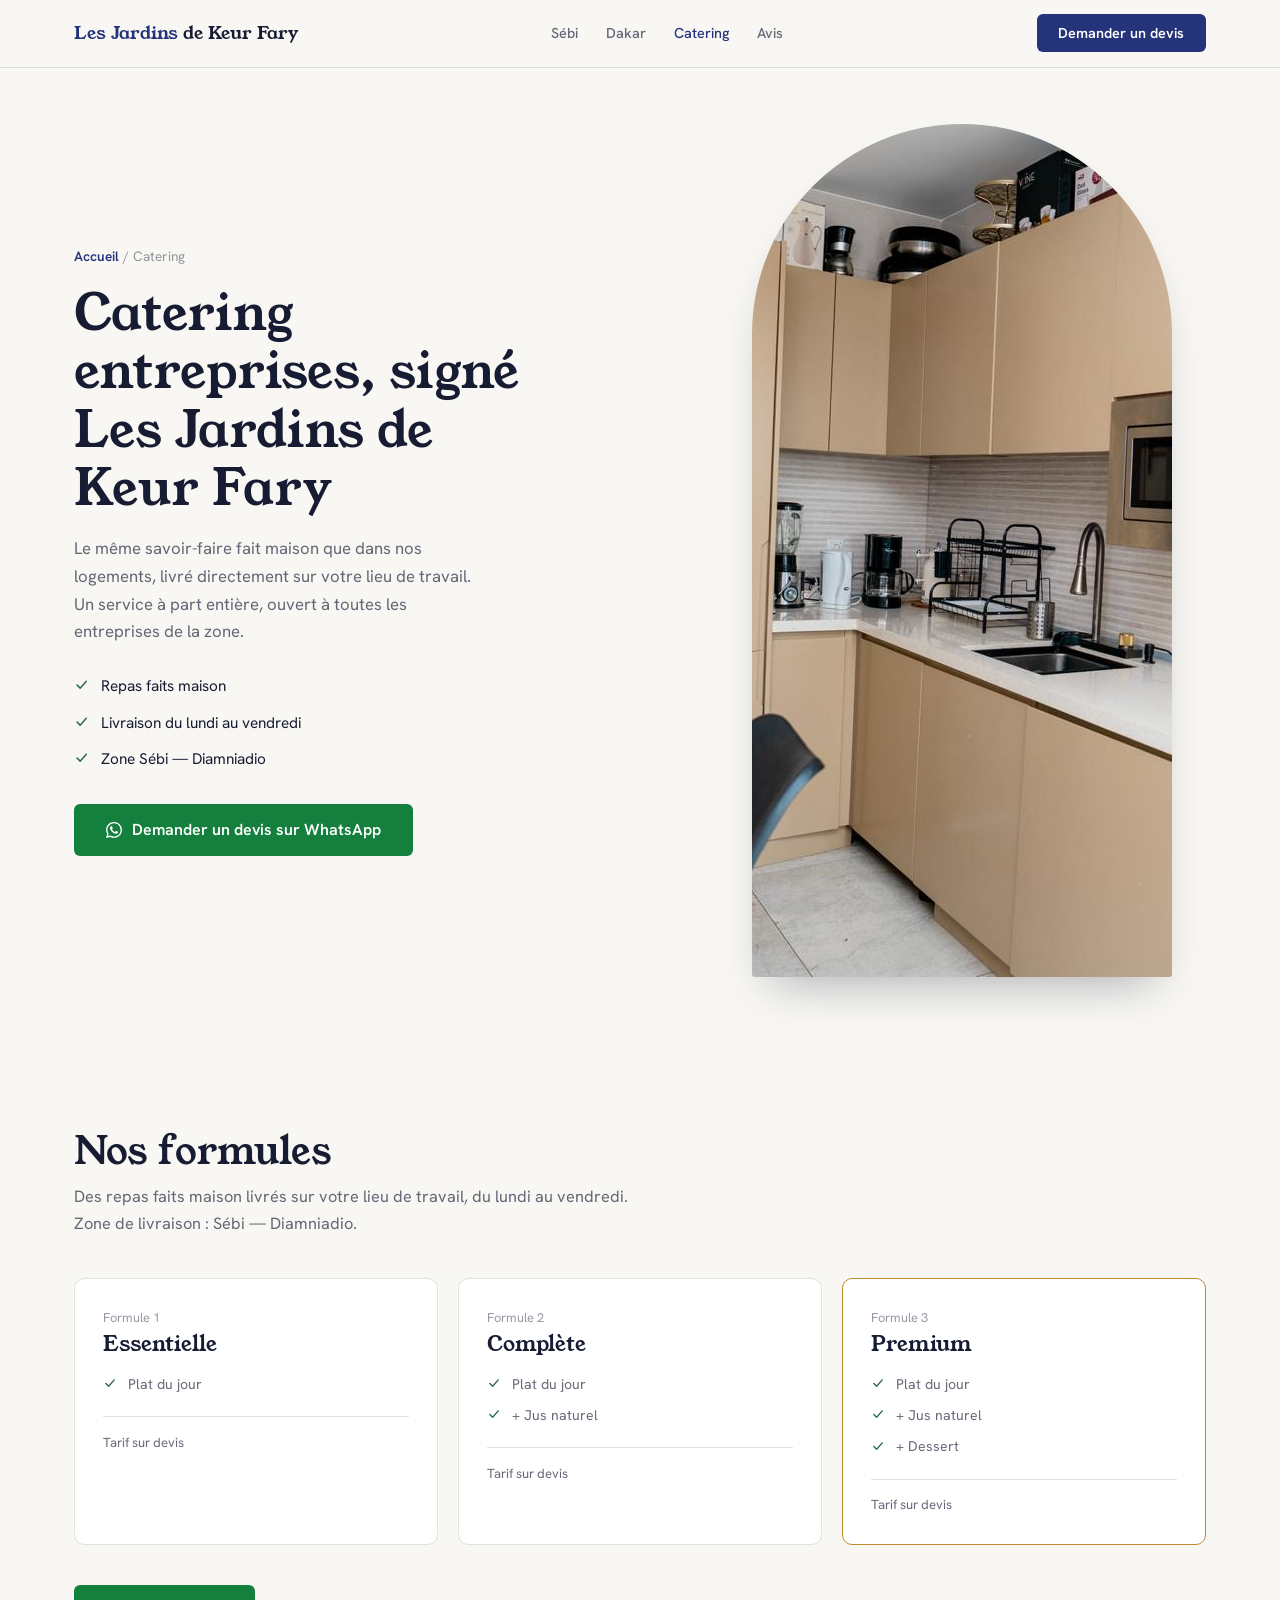
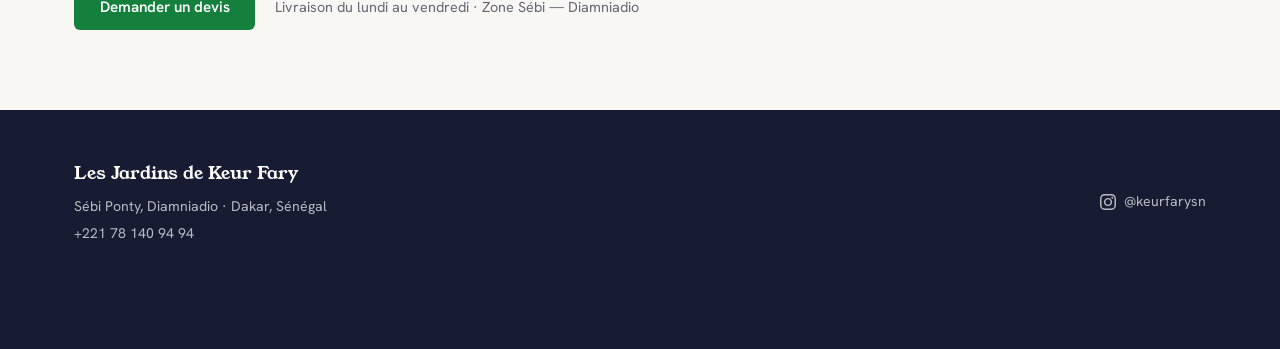
<file: catering.html>
<!DOCTYPE html>
<html lang="fr">

<head>
  <meta charset="UTF-8">
  <meta name="viewport" content="width=device-width, initial-scale=1.0">
  <title>Catering entreprises à Diamniadio · Les Jardins de Keur Fary</title>
  <meta name="description" content="Service catering entreprises Les Jardins de Keur Fary : repas faits maison livrés sur votre lieu de travail, du lundi au vendredi, zone Sébi — Diamniadio. Devis sur WhatsApp.">
  <meta name="keywords" content="catering entreprises Diamniadio, traiteur Sébi, livraison repas entreprise Sénégal, Les Jardins de Keur Fary">
  <meta name="author" content="Les Jardins de Keur Fary">
  <meta name="robots" content="index, follow">
  <link rel="canonical" href="https://lesjardinsdekeurfary.vercel.app/catering.html">
  <meta property="og:title" content="Les Jardins de Keur Fary — Catering entreprises">
  <meta property="og:description" content="Repas faits maison livrés sur votre lieu de travail, du lundi au vendredi. Zone Sébi — Diamniadio.">
  <meta property="og:image" content="https://lesjardinsdekeurfary.vercel.app/images/image_maison2/cuisine.jpeg">
  <meta property="og:url" content="https://lesjardinsdekeurfary.vercel.app/catering.html">
  <meta property="og:type" content="website">
  <meta property="og:locale" content="fr_SN">
  <meta name="twitter:card" content="summary_large_image">
  <meta name="twitter:title" content="Les Jardins de Keur Fary — Catering entreprises">
  <meta name="twitter:description" content="Repas faits maison livrés sur votre lieu de travail, du lundi au vendredi.">
  <meta name="twitter:image" content="https://lesjardinsdekeurfary.vercel.app/images/image_maison2/cuisine.jpeg">
  <link rel="preconnect" href="https://fonts.googleapis.com">
  <link rel="preconnect" href="https://fonts.gstatic.com" crossorigin>
  <link href="https://fonts.googleapis.com/css2?family=Young+Serif&family=Hanken+Grotesk:wght@400;500;600;700&display=swap" rel="stylesheet">
  <link rel="stylesheet" href="index.css">
</head>

<body>
  <a class="skip-link" href="#contenu">Aller au contenu</a>

  <!-- EN-TÊTE -->
  <header class="site-header">
    <div class="header-inner">
      <a href="index.html" class="logo">Les Jardins <span>de Keur Fary</span></a>
      <nav class="main-nav" aria-label="Navigation principale">
        <a href="sebi.html">Sébi</a>
        <a href="dakar.html">Dakar</a>
        <a href="catering.html" aria-current="page">Catering</a>
        <a href="sebi.html#avis">Avis</a>
      </nav>
      <a href="#devis" class="btn btn-primary header-cta">Demander un devis</a>
    </div>
  </header>

  <main id="contenu">

    <!-- HERO -->
    <section class="hero">
      <div class="hero-content">
        <p class="breadcrumb"><a href="index.html">Accueil</a> / Catering</p>
        <h1>Catering entreprises, signé Les Jardins de Keur Fary</h1>
        <p class="hero-lead">Le même savoir-faire fait maison que dans nos logements, livré directement sur votre
          lieu de travail. Un service à part entière, ouvert à toutes les entreprises de la zone.</p>
        <ul class="hero-facts">
          <li class="check-item">
            <svg class="icon" width="18" height="18" viewBox="0 0 20 20" fill="none" xmlns="http://www.w3.org/2000/svg" aria-hidden="true"><path d="M4 10.5L8 14.5L16 5.5" stroke="currentColor" stroke-width="2" stroke-linecap="round" stroke-linejoin="round"/></svg>
            <span>Repas faits maison</span>
          </li>
          <li class="check-item">
            <svg class="icon" width="18" height="18" viewBox="0 0 20 20" fill="none" xmlns="http://www.w3.org/2000/svg" aria-hidden="true"><path d="M4 10.5L8 14.5L16 5.5" stroke="currentColor" stroke-width="2" stroke-linecap="round" stroke-linejoin="round"/></svg>
            <span>Livraison du lundi au vendredi</span>
          </li>
          <li class="check-item">
            <svg class="icon" width="18" height="18" viewBox="0 0 20 20" fill="none" xmlns="http://www.w3.org/2000/svg" aria-hidden="true"><path d="M4 10.5L8 14.5L16 5.5" stroke="currentColor" stroke-width="2" stroke-linecap="round" stroke-linejoin="round"/></svg>
            <span>Zone Sébi — Diamniadio</span>
          </li>
        </ul>
        <a href="https://wa.me/221781409494?text=Bonjour%2C%20je%20souhaite%20un%20devis%20pour%20le%20service%20catering%20des%20Jardins%20de%20Keur%20Fary"
          class="btn btn-whatsapp btn-lg" data-whatsapp target="_blank" rel="noopener">
          <svg class="icon" width="18" height="18" viewBox="0 0 24 24" fill="currentColor" aria-hidden="true"><path d="M17.472 14.382c-.297-.149-1.758-.867-2.03-.967-.273-.099-.471-.148-.67.15-.197.297-.767.966-.94 1.164-.173.199-.347.223-.644.075-.297-.15-1.255-.463-2.39-1.475-.883-.788-1.48-1.761-1.653-2.059-.173-.297-.018-.458.13-.606.134-.133.298-.347.446-.52.149-.174.198-.298.298-.497.099-.198.05-.371-.025-.52-.075-.149-.669-1.612-.916-2.207-.242-.579-.487-.5-.669-.51-.173-.008-.371-.01-.57-.01-.198 0-.52.074-.792.372-.272.297-1.04 1.016-1.04 2.479 0 1.462 1.065 2.875 1.213 3.074.149.198 2.096 3.2 5.077 4.487.709.306 1.262.489 1.694.625.712.227 1.36.195 1.871.118.571-.085 1.758-.719 2.006-1.413.248-.694.248-1.289.173-1.413-.074-.124-.272-.198-.57-.347m-5.421 7.403h-.004a9.87 9.87 0 01-5.031-1.378l-.361-.214-3.741.982.998-3.648-.235-.374a9.86 9.86 0 01-1.51-5.26c.001-5.45 4.436-9.884 9.888-9.884 2.64 0 5.122 1.03 6.988 2.898a9.825 9.825 0 012.893 6.994c-.003 5.45-4.437 9.884-9.885 9.884m8.413-18.297A11.815 11.815 0 0012.05 0C5.495 0 .16 5.335.157 11.892c0 2.096.547 4.142 1.588 5.945L.057 24l6.305-1.654a11.882 11.882 0 005.683 1.448h.005c6.554 0 11.89-5.335 11.893-11.893a11.821 11.821 0 00-3.48-8.413z"/></svg>
          Demander un devis sur WhatsApp
        </a>
      </div>
      <div class="hero-media">
        <img class="arch-frame" src="images/image_maison2/cuisine.jpeg" width="1280" height="853"
          alt="Cuisine équipée où sont préparés les repas du service catering" loading="eager">
      </div>
    </section>

    <!-- FORMULES -->
    <section id="devis" class="section">
      <div class="container">
        <div class="section-head">
          <h2>Nos formules</h2>
          <p>Des repas faits maison livrés sur votre lieu de travail, du lundi au vendredi. Zone de livraison : Sébi
            — Diamniadio.</p>
        </div>

        <div class="catering-plans">
          <div class="plan-card">
            <p class="plan-step">Formule 1</p>
            <h3 class="plan-name">Essentielle</h3>
            <div class="plan-items">
              <div class="check-item">
                <svg class="icon" width="18" height="18" viewBox="0 0 20 20" fill="none" xmlns="http://www.w3.org/2000/svg" aria-hidden="true"><path d="M4 10.5L8 14.5L16 5.5" stroke="currentColor" stroke-width="2" stroke-linecap="round" stroke-linejoin="round"/></svg>
                <span>Plat du jour</span>
              </div>
            </div>
            <p class="plan-price">Tarif sur devis</p>
          </div>

          <div class="plan-card">
            <p class="plan-step">Formule 2</p>
            <h3 class="plan-name">Complète</h3>
            <div class="plan-items">
              <div class="check-item">
                <svg class="icon" width="18" height="18" viewBox="0 0 20 20" fill="none" xmlns="http://www.w3.org/2000/svg" aria-hidden="true"><path d="M4 10.5L8 14.5L16 5.5" stroke="currentColor" stroke-width="2" stroke-linecap="round" stroke-linejoin="round"/></svg>
                <span>Plat du jour</span>
              </div>
              <div class="check-item">
                <svg class="icon" width="18" height="18" viewBox="0 0 20 20" fill="none" xmlns="http://www.w3.org/2000/svg" aria-hidden="true"><path d="M4 10.5L8 14.5L16 5.5" stroke="currentColor" stroke-width="2" stroke-linecap="round" stroke-linejoin="round"/></svg>
                <span>+ Jus naturel</span>
              </div>
            </div>
            <p class="plan-price">Tarif sur devis</p>
          </div>

          <div class="plan-card plan-card-premium">
            <p class="plan-step">Formule 3</p>
            <h3 class="plan-name">Premium</h3>
            <div class="plan-items">
              <div class="check-item">
                <svg class="icon" width="18" height="18" viewBox="0 0 20 20" fill="none" xmlns="http://www.w3.org/2000/svg" aria-hidden="true"><path d="M4 10.5L8 14.5L16 5.5" stroke="currentColor" stroke-width="2" stroke-linecap="round" stroke-linejoin="round"/></svg>
                <span>Plat du jour</span>
              </div>
              <div class="check-item">
                <svg class="icon" width="18" height="18" viewBox="0 0 20 20" fill="none" xmlns="http://www.w3.org/2000/svg" aria-hidden="true"><path d="M4 10.5L8 14.5L16 5.5" stroke="currentColor" stroke-width="2" stroke-linecap="round" stroke-linejoin="round"/></svg>
                <span>+ Jus naturel</span>
              </div>
              <div class="check-item">
                <svg class="icon" width="18" height="18" viewBox="0 0 20 20" fill="none" xmlns="http://www.w3.org/2000/svg" aria-hidden="true"><path d="M4 10.5L8 14.5L16 5.5" stroke="currentColor" stroke-width="2" stroke-linecap="round" stroke-linejoin="round"/></svg>
                <span>+ Dessert</span>
              </div>
            </div>
            <p class="plan-price">Tarif sur devis</p>
          </div>
        </div>

        <div class="catering-footer">
          <a href="https://wa.me/221781409494?text=Bonjour%2C%20je%20souhaite%20un%20devis%20pour%20le%20service%20catering%20des%20Jardins%20de%20Keur%20Fary"
            class="btn btn-whatsapp" data-whatsapp target="_blank" rel="noopener">Demander un devis</a>
          <p>Livraison du lundi au vendredi · Zone Sébi — Diamniadio</p>
        </div>
      </div>
    </section>

  </main>

  <!-- PIED DE PAGE -->
  <footer class="site-footer">
    <div class="container footer-inner">
      <div>
        <p class="footer-name">Les Jardins de Keur Fary</p>
        <div class="footer-details">
          <span>Sébi Ponty, Diamniadio · Dakar, Sénégal</span>
          <a href="https://wa.me/221781409494" target="_blank" rel="noopener">+221 78 140 94 94</a>
        </div>
      </div>
      <a class="footer-social" href="https://www.instagram.com/keurfarysn/" target="_blank" rel="noopener">
        <svg width="16" height="16" viewBox="0 0 24 24" fill="currentColor" aria-hidden="true"><path d="M12 2.163c3.204 0 3.584.012 4.85.07 3.252.148 4.771 1.691 4.919 4.919.058 1.265.069 1.645.069 4.849 0 3.205-.012 3.584-.069 4.849-.149 3.225-1.664 4.771-4.919 4.919-1.266.058-1.644.07-4.85.07-3.204 0-3.584-.012-4.849-.07-3.26-.149-4.771-1.699-4.919-4.92-.058-1.265-.07-1.644-.07-4.849 0-3.204.013-3.583.07-4.849.149-3.227 1.664-4.771 4.919-4.919 1.266-.057 1.645-.069 4.849-.069zm0-2.163c-3.259 0-3.667.014-4.947.072-4.358.2-6.78 2.618-6.98 6.98-.059 1.281-.073 1.689-.073 4.948 0 3.259.014 3.668.072 4.948.2 4.358 2.618 6.78 6.98 6.98 1.281.058 1.689.072 4.948.072 3.259 0 3.668-.014 4.948-.072 4.354-.2 6.782-2.618 6.979-6.98.059-1.28.073-1.689.073-4.948 0-3.259-.014-3.667-.072-4.947-.196-4.354-2.617-6.78-6.979-6.98-1.281-.059-1.69-.073-4.949-.073zm0 5.838c-3.403 0-6.162 2.759-6.162 6.162s2.759 6.163 6.162 6.163 6.162-2.759 6.162-6.163c0-3.403-2.759-6.162-6.162-6.162zm0 10.162c-2.209 0-4-1.79-4-4 0-2.209 1.791-4 4-4s4 1.791 4 4c0 2.21-1.791 4-4 4zm6.406-11.845c-.796 0-1.441.645-1.441 1.44s.645 1.44 1.441 1.44c.795 0 1.439-.645 1.439-1.44s-.644-1.44-1.439-1.44z"/></svg>
        @keurfarysn
      </a>
    </div>
  </footer>

  <!-- BARRE WHATSAPP MOBILE -->
  <div class="mobile-whatsapp-bar" id="mobile-whatsapp-bar">
    <a href="https://wa.me/221781409494?text=Bonjour%2C%20je%20souhaite%20un%20devis%20pour%20le%20service%20catering%20des%20Jardins%20de%20Keur%20Fary"
      class="btn btn-whatsapp" data-whatsapp target="_blank" rel="noopener">
      <svg class="icon" width="18" height="18" viewBox="0 0 24 24" fill="currentColor" aria-hidden="true"><path d="M17.472 14.382c-.297-.149-1.758-.867-2.03-.967-.273-.099-.471-.148-.67.15-.197.297-.767.966-.94 1.164-.173.199-.347.223-.644.075-.297-.15-1.255-.463-2.39-1.475-.883-.788-1.48-1.761-1.653-2.059-.173-.297-.018-.458.13-.606.134-.133.298-.347.446-.52.149-.174.198-.298.298-.497.099-.198.05-.371-.025-.52-.075-.149-.669-1.612-.916-2.207-.242-.579-.487-.5-.669-.51-.173-.008-.371-.01-.57-.01-.198 0-.52.074-.792.372-.272.297-1.04 1.016-1.04 2.479 0 1.462 1.065 2.875 1.213 3.074.149.198 2.096 3.2 5.077 4.487.709.306 1.262.489 1.694.625.712.227 1.36.195 1.871.118.571-.085 1.758-.719 2.006-1.413.248-.694.248-1.289.173-1.413-.074-.124-.272-.198-.57-.347m-5.421 7.403h-.004a9.87 9.87 0 01-5.031-1.378l-.361-.214-3.741.982.998-3.648-.235-.374a9.86 9.86 0 01-1.51-5.26c.001-5.45 4.436-9.884 9.888-9.884 2.64 0 5.122 1.03 6.988 2.898a9.825 9.825 0 012.893 6.994c-.003 5.45-4.437 9.884-9.885 9.884m8.413-18.297A11.815 11.815 0 0012.05 0C5.495 0 .16 5.335.157 11.892c0 2.096.547 4.142 1.588 5.945L.057 24l6.305-1.654a11.882 11.882 0 005.683 1.448h.005c6.554 0 11.89-5.335 11.893-11.893a11.821 11.821 0 00-3.48-8.413z"/></svg>
      Demander un devis
    </a>
  </div>

  <script src="main.js"></script>
</body>

</html>
</file>
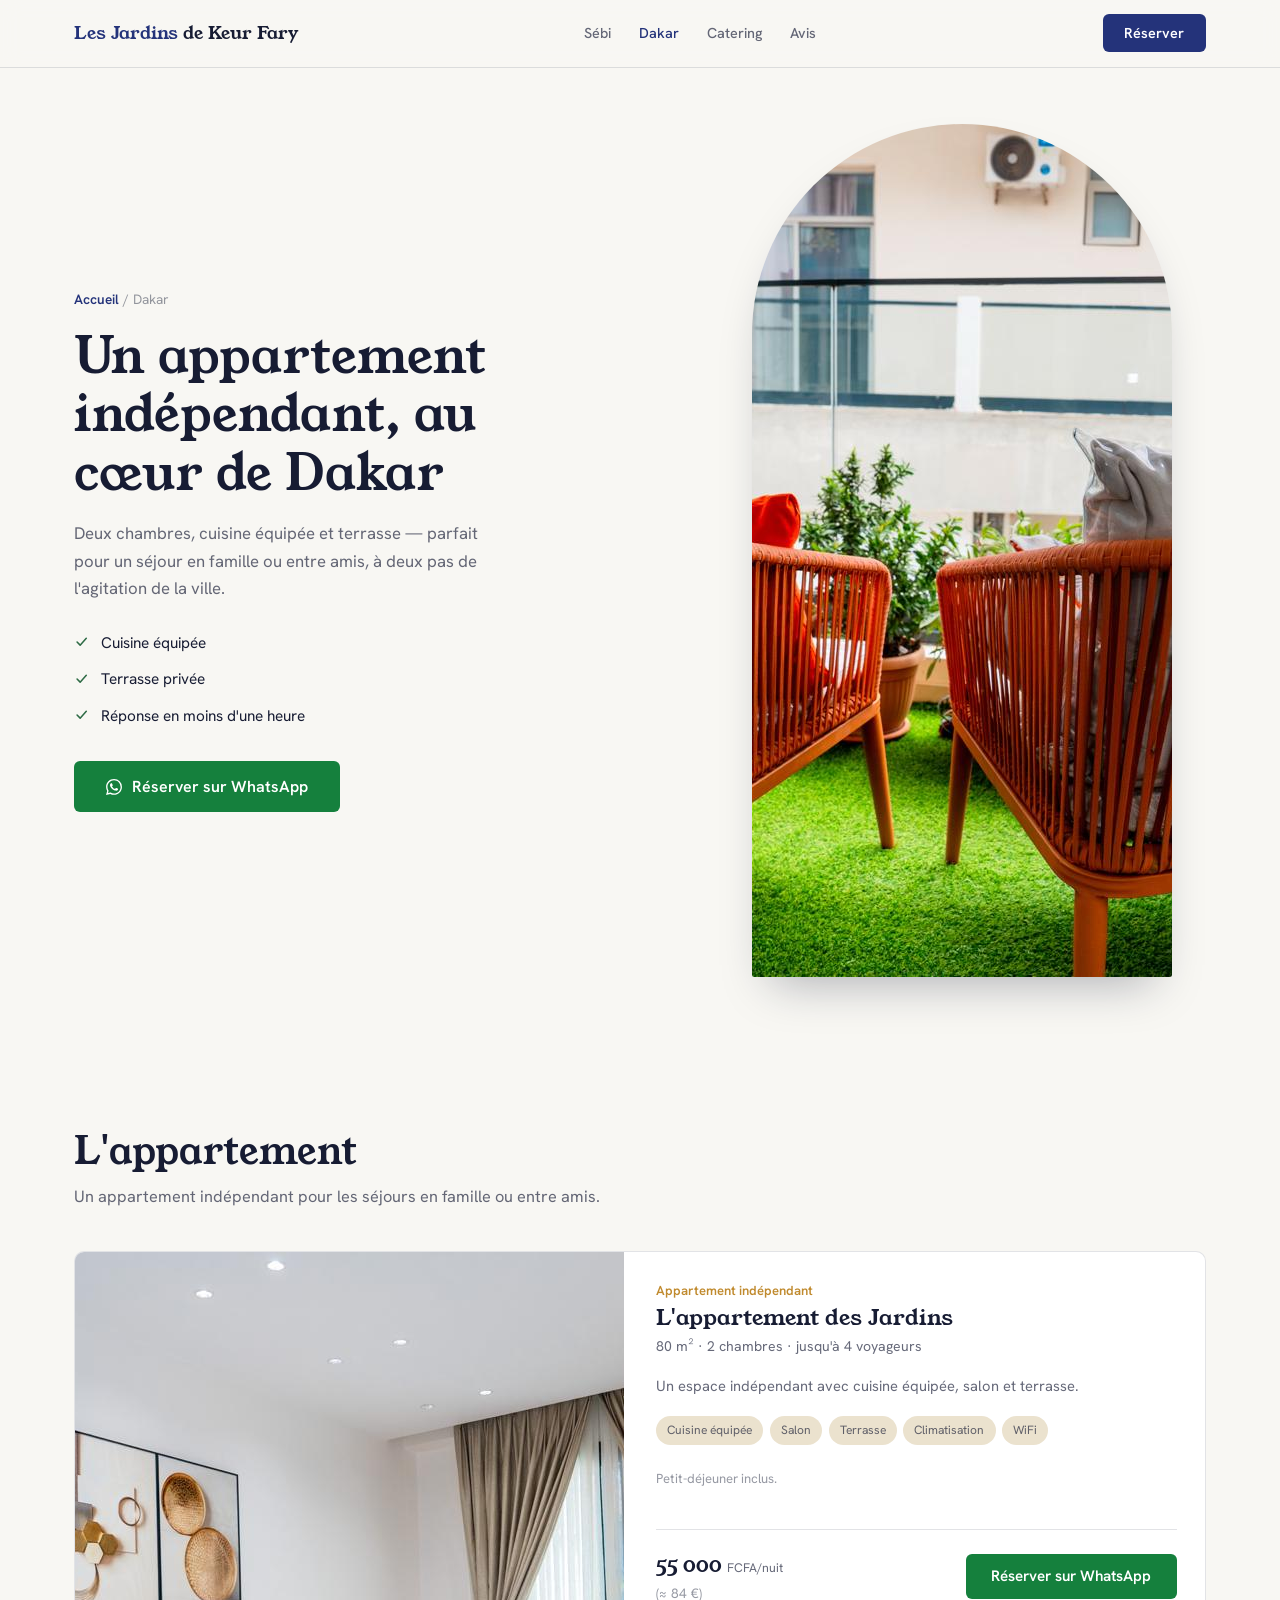
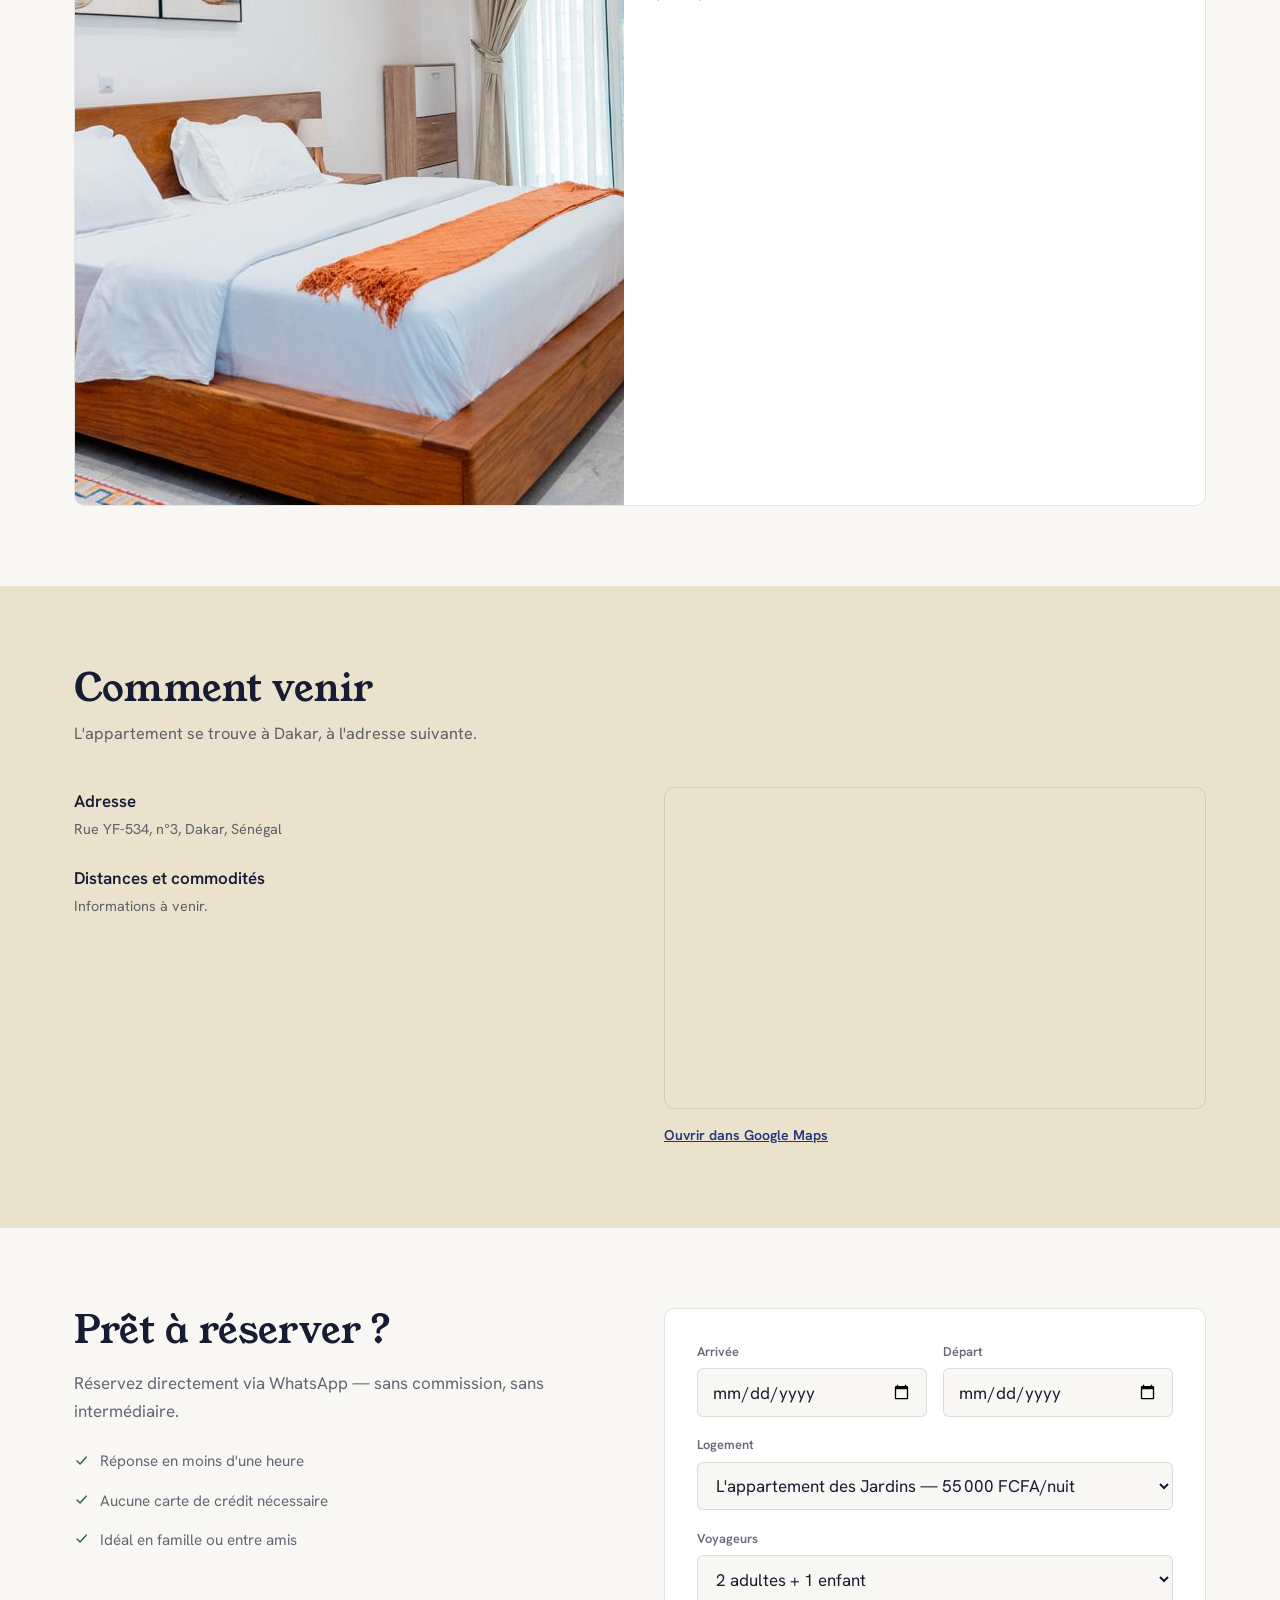
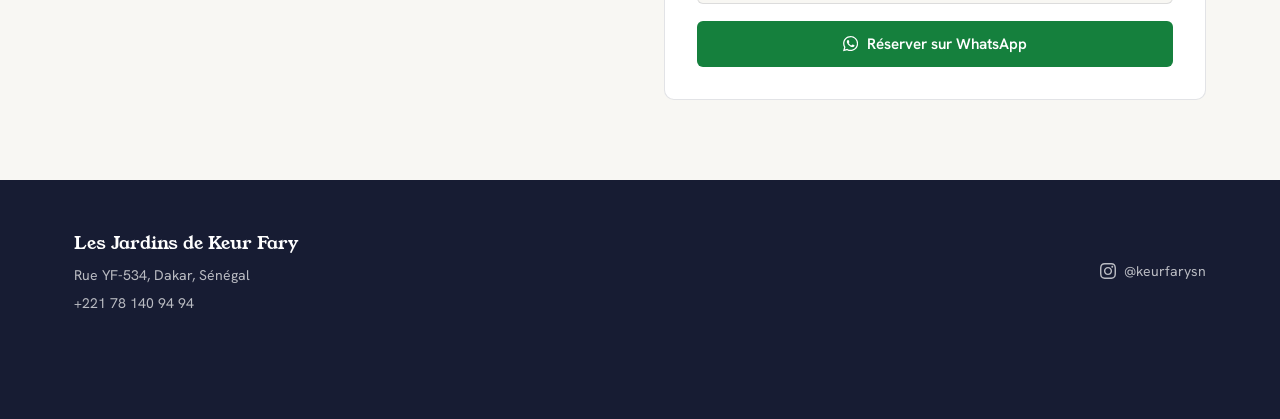
<file: dakar.html>
<!DOCTYPE html>
<html lang="fr">

<head>
  <meta charset="UTF-8">
  <meta name="viewport" content="width=device-width, initial-scale=1.0">
  <title>Appartement indépendant à Dakar · Les Jardins de Keur Fary</title>
  <meta name="description" content="Appartement indépendant à Dakar : deux chambres, cuisine équipée, salon et terrasse. Réservation directe sur WhatsApp, sans commission.">
  <meta name="keywords" content="appartement Dakar, location courte durée Dakar, hébergement Sénégal, Les Jardins de Keur Fary">
  <meta name="author" content="Les Jardins de Keur Fary">
  <meta name="robots" content="index, follow">
  <link rel="canonical" href="https://lesjardinsdekeurfary.vercel.app/dakar.html">
  <meta property="og:title" content="Les Jardins de Keur Fary — Appartement à Dakar">
  <meta property="og:description" content="Appartement indépendant à Dakar : deux chambres, cuisine équipée, salon et terrasse. Réservation directe sur WhatsApp.">
  <meta property="og:image" content="https://lesjardinsdekeurfary.vercel.app/images/image_maison2/salon.jpeg">
  <meta property="og:url" content="https://lesjardinsdekeurfary.vercel.app/dakar.html">
  <meta property="og:type" content="website">
  <meta property="og:locale" content="fr_SN">
  <meta name="twitter:card" content="summary_large_image">
  <meta name="twitter:title" content="Les Jardins de Keur Fary — Appartement à Dakar">
  <meta name="twitter:description" content="Appartement indépendant à Dakar : deux chambres, cuisine équipée, salon et terrasse.">
  <meta name="twitter:image" content="https://lesjardinsdekeurfary.vercel.app/images/image_maison2/salon.jpeg">
  <link rel="preconnect" href="https://fonts.googleapis.com">
  <link rel="preconnect" href="https://fonts.gstatic.com" crossorigin>
  <link href="https://fonts.googleapis.com/css2?family=Young+Serif&family=Hanken+Grotesk:wght@400;500;600;700&display=swap" rel="stylesheet">
  <link rel="stylesheet" href="index.css">
</head>

<body>
  <a class="skip-link" href="#contenu">Aller au contenu</a>

  <!-- EN-TÊTE -->
  <header class="site-header">
    <div class="header-inner">
      <a href="index.html" class="logo">Les Jardins <span>de Keur Fary</span></a>
      <nav class="main-nav" aria-label="Navigation principale">
        <a href="sebi.html">Sébi</a>
        <a href="dakar.html" aria-current="page">Dakar</a>
        <a href="catering.html">Catering</a>
        <a href="sebi.html#avis">Avis</a>
      </nav>
      <a href="#reserver" class="btn btn-primary header-cta">Réserver</a>
    </div>
  </header>

  <main id="contenu">

    <!-- HERO -->
    <section class="hero">
      <div class="hero-content">
        <p class="breadcrumb"><a href="index.html">Accueil</a> / Dakar</p>
        <h1>Un appartement indépendant, au cœur de Dakar</h1>
        <p class="hero-lead">Deux chambres, cuisine équipée et terrasse — parfait pour un séjour en famille ou entre
          amis, à deux pas de l'agitation de la ville.</p>
        <ul class="hero-facts">
          <li class="check-item">
            <svg class="icon" width="18" height="18" viewBox="0 0 20 20" fill="none" xmlns="http://www.w3.org/2000/svg" aria-hidden="true"><path d="M4 10.5L8 14.5L16 5.5" stroke="currentColor" stroke-width="2" stroke-linecap="round" stroke-linejoin="round"/></svg>
            <span>Cuisine équipée</span>
          </li>
          <li class="check-item">
            <svg class="icon" width="18" height="18" viewBox="0 0 20 20" fill="none" xmlns="http://www.w3.org/2000/svg" aria-hidden="true"><path d="M4 10.5L8 14.5L16 5.5" stroke="currentColor" stroke-width="2" stroke-linecap="round" stroke-linejoin="round"/></svg>
            <span>Terrasse privée</span>
          </li>
          <li class="check-item">
            <svg class="icon" width="18" height="18" viewBox="0 0 20 20" fill="none" xmlns="http://www.w3.org/2000/svg" aria-hidden="true"><path d="M4 10.5L8 14.5L16 5.5" stroke="currentColor" stroke-width="2" stroke-linecap="round" stroke-linejoin="round"/></svg>
            <span>Réponse en moins d'une heure</span>
          </li>
        </ul>
        <a href="https://wa.me/221781409494?text=Bonjour%2C%20je%20souhaite%20des%20informations%20sur%20l%27appartement%20des%20Jardins%20de%20Keur%20Fary%20%C3%A0%20Dakar"
          class="btn btn-whatsapp btn-lg" data-whatsapp target="_blank" rel="noopener">
          <svg class="icon" width="18" height="18" viewBox="0 0 24 24" fill="currentColor" aria-hidden="true"><path d="M17.472 14.382c-.297-.149-1.758-.867-2.03-.967-.273-.099-.471-.148-.67.15-.197.297-.767.966-.94 1.164-.173.199-.347.223-.644.075-.297-.15-1.255-.463-2.39-1.475-.883-.788-1.48-1.761-1.653-2.059-.173-.297-.018-.458.13-.606.134-.133.298-.347.446-.52.149-.174.198-.298.298-.497.099-.198.05-.371-.025-.52-.075-.149-.669-1.612-.916-2.207-.242-.579-.487-.5-.669-.51-.173-.008-.371-.01-.57-.01-.198 0-.52.074-.792.372-.272.297-1.04 1.016-1.04 2.479 0 1.462 1.065 2.875 1.213 3.074.149.198 2.096 3.2 5.077 4.487.709.306 1.262.489 1.694.625.712.227 1.36.195 1.871.118.571-.085 1.758-.719 2.006-1.413.248-.694.248-1.289.173-1.413-.074-.124-.272-.198-.57-.347m-5.421 7.403h-.004a9.87 9.87 0 01-5.031-1.378l-.361-.214-3.741.982.998-3.648-.235-.374a9.86 9.86 0 01-1.51-5.26c.001-5.45 4.436-9.884 9.888-9.884 2.64 0 5.122 1.03 6.988 2.898a9.825 9.825 0 012.893 6.994c-.003 5.45-4.437 9.884-9.885 9.884m8.413-18.297A11.815 11.815 0 0012.05 0C5.495 0 .16 5.335.157 11.892c0 2.096.547 4.142 1.588 5.945L.057 24l6.305-1.654a11.882 11.882 0 005.683 1.448h.005c6.554 0 11.89-5.335 11.893-11.893a11.821 11.821 0 00-3.48-8.413z"/></svg>
          Réserver sur WhatsApp
        </a>
      </div>
      <div class="hero-media">
        <img class="arch-frame" src="images/image_maison2/terrasse1.jpeg" width="1280" height="853"
          alt="Terrasse de l'appartement avec fauteuils en rotin" loading="eager">
      </div>
    </section>

    <!-- LOGEMENT -->
    <section id="logements" class="section">
      <div class="container">
        <div class="section-head">
          <h2>L'appartement</h2>
          <p>Un appartement indépendant pour les séjours en famille ou entre amis.</p>
        </div>

        <div class="logements-list">
          <!-- FICTIF : nom, capacité, surface et prix de l'appartement à confirmer -->
          <article class="logement logement-apart" data-name="L'appartement des Jardins" data-price="55000">
            <div class="logement-gallery multi">
              <img src="images/image_maison2/chambreprincipale.jpeg" width="1280" height="853"
                alt="Chambre principale de l'appartement, lit en bois et rideaux beiges" loading="lazy">
              <img src="images/image_maison2/chambreprincipale2.jpeg" width="1280" height="853"
                alt="Chambre principale de l'appartement, vue depuis le dressing" loading="lazy">
              <img src="images/image_maison2/chambreprincipale3.jpeg" width="1280" height="853"
                alt="Chambre principale de l'appartement avec accès au balcon" loading="lazy">
              <img src="images/image_maison2/chambreprinc_sdb.jpeg" width="1280" height="853"
                alt="Salle de bain de l'appartement avec douche et double meuble vasque" loading="lazy">
              <img src="images/image_maison2/chambreprinc_sdb2.jpeg" width="1280" height="853"
                alt="Toilettes de la salle de bain de l'appartement" loading="lazy">
              <img src="images/image_maison2/cuisine.jpeg" width="1280" height="853"
                alt="Cuisine équipée de l'appartement" loading="lazy">
              <img src="images/image_maison2/salon.jpeg" width="1280" height="853"
                alt="Salon de l'appartement avec canapés rouges et télévision" loading="lazy">
              <img src="images/image_maison2/salon2.jpeg" width="1280" height="853"
                alt="Salon de l'appartement, vue sur les fauteuils et la table basse" loading="lazy">
              <img src="images/image_maison2/terrasse1.jpeg" width="1280" height="853"
                alt="Terrasse de l'appartement avec fauteuils en rotin et gazon synthétique" loading="lazy">
              <img src="images/image_maison2/terrasse2.jpeg" width="1280" height="853"
                alt="Terrasse de l'appartement avec plantes en pot" loading="lazy">
              <img src="images/image_maison2/entree.jpeg" width="1280" height="853"
                alt="Entrée de l'appartement avec miroir rond et console en bois" loading="lazy">
              <img src="images/image_maison2/entree2.jpeg" width="1280" height="853"
                alt="Entrée de l'appartement, banquette et tapis motif wax" loading="lazy">
            </div>
            <div class="logement-info">
              <p class="logement-note" style="margin-bottom:0.2rem;color:var(--ochre);font-weight:600;">Appartement indépendant</p>
              <h3 class="logement-name">L'appartement des Jardins</h3>
              <!-- FICTIF -->
              <p class="logement-meta">80 m² · 2 chambres · jusqu'à 4 voyageurs</p>
              <p class="logement-desc">Un espace indépendant avec cuisine équipée, salon et terrasse.</p>
              <div class="logement-amenities">
                <!-- FICTIF -->
                <span class="amenity-tag">Cuisine équipée</span>
                <span class="amenity-tag">Salon</span>
                <span class="amenity-tag">Terrasse</span>
                <span class="amenity-tag">Climatisation</span>
                <span class="amenity-tag">WiFi</span>
              </div>
              <p class="logement-note"><!-- FICTIF -->Petit-déjeuner inclus.</p>
              <div class="logement-footer">
                <!-- FICTIF -->
                <p class="logement-price">55 000 <span class="price-unit">FCFA/nuit</span><span class="price-eur"></span></p>
                <a href="https://wa.me/221781409494?text=Bonjour%2C%20je%20souhaite%20r%C3%A9server%20%3A%20L%27appartement%20des%20Jardins."
                  class="btn btn-whatsapp room-book-btn" data-whatsapp data-room="L'appartement des Jardins" target="_blank" rel="noopener">Réserver sur WhatsApp</a>
              </div>
            </div>
          </article>
        </div>
      </div>
    </section>

    <!-- COMMENT VENIR -->
    <section id="lieu" class="section section-alt">
      <div class="container">
        <div class="section-head">
          <h2>Comment venir</h2>
          <p>L'appartement se trouve à Dakar, à l'adresse suivante.</p>
        </div>
        <div class="location-grid">
          <div class="location-points">
            <div>
              <p class="location-point-title">Adresse</p>
              <p class="location-point-desc">Rue YF-534, n°3, Dakar, Sénégal</p>
            </div>
            <div>
              <p class="location-point-title">Distances et commodités</p>
              <!-- FICTIF : distances et points d'intérêt à confirmer -->
              <p class="location-point-desc">Informations à venir.</p>
            </div>
          </div>
          <div>
            <div class="map-wrap">
              <iframe src="https://maps.google.com/maps?q=Rue+YF-534%2C+Dakar%2C+S%C3%A9n%C3%A9gal&output=embed"
                loading="lazy" allowfullscreen title="Localisation de l'appartement à Dakar sur Google Maps"></iframe>
            </div>
            <a class="map-link"
              href="https://www.google.com/maps/search/?api=1&query=Rue+YF-534%2C+Dakar%2C+S%C3%A9n%C3%A9gal"
              target="_blank" rel="noopener">Ouvrir dans Google Maps</a>
          </div>
        </div>
      </div>
    </section>

    <!-- RESERVER -->
    <section id="reserver" class="section">
      <div class="container">
        <div class="booking-grid">
          <div>
            <h2 style="font-size:clamp(1.8rem, 3vw, 2.5rem);margin-bottom:1rem;">Prêt à réserver ?</h2>
            <p style="color:var(--ink-muted);margin-bottom:1.5rem;">Réservez directement via WhatsApp — sans
              commission, sans intermédiaire.</p>
            <ul class="check-list">
              <li class="check-item">
                <svg class="icon" width="18" height="18" viewBox="0 0 20 20" fill="none" xmlns="http://www.w3.org/2000/svg" aria-hidden="true"><path d="M4 10.5L8 14.5L16 5.5" stroke="currentColor" stroke-width="2" stroke-linecap="round" stroke-linejoin="round"/></svg>
                <span>Réponse en moins d'une heure</span>
              </li>
              <li class="check-item">
                <svg class="icon" width="18" height="18" viewBox="0 0 20 20" fill="none" xmlns="http://www.w3.org/2000/svg" aria-hidden="true"><path d="M4 10.5L8 14.5L16 5.5" stroke="currentColor" stroke-width="2" stroke-linecap="round" stroke-linejoin="round"/></svg>
                <span>Aucune carte de crédit nécessaire</span>
              </li>
              <li class="check-item">
                <svg class="icon" width="18" height="18" viewBox="0 0 20 20" fill="none" xmlns="http://www.w3.org/2000/svg" aria-hidden="true"><path d="M4 10.5L8 14.5L16 5.5" stroke="currentColor" stroke-width="2" stroke-linecap="round" stroke-linejoin="round"/></svg>
                <span>Idéal en famille ou entre amis</span>
              </li>
            </ul>
          </div>

          <div class="booking-form">
            <div class="form-row">
              <div class="form-group">
                <label for="date-arrivee">Arrivée</label>
                <input type="date" id="date-arrivee">
              </div>
              <div class="form-group">
                <label for="date-depart">Départ</label>
                <input type="date" id="date-depart">
              </div>
            </div>
            <p class="nights-hint" id="nights-hint" hidden></p>
            <div class="form-group">
              <label for="select-logement">Logement</label>
              <select id="select-logement"></select>
            </div>
            <div class="form-group">
              <label for="select-voyageurs">Voyageurs</label>
              <select id="select-voyageurs">
                <option>1 adulte</option>
                <option>2 adultes</option>
                <option selected>2 adultes + 1 enfant</option>
                <option>3 adultes</option>
                <option>4 adultes</option>
              </select>
            </div>
            <a href="https://wa.me/221781409494?text=Bonjour%2C%20je%20souhaite%20r%C3%A9server%20l%27appartement%20des%20Jardins%20de%20Keur%20Fary%20%C3%A0%20Dakar"
              class="btn btn-whatsapp btn-block" id="form-whatsapp-btn" data-whatsapp target="_blank" rel="noopener">
              <svg class="icon" width="18" height="18" viewBox="0 0 24 24" fill="currentColor" aria-hidden="true"><path d="M17.472 14.382c-.297-.149-1.758-.867-2.03-.967-.273-.099-.471-.148-.67.15-.197.297-.767.966-.94 1.164-.173.199-.347.223-.644.075-.297-.15-1.255-.463-2.39-1.475-.883-.788-1.48-1.761-1.653-2.059-.173-.297-.018-.458.13-.606.134-.133.298-.347.446-.52.149-.174.198-.298.298-.497.099-.198.05-.371-.025-.52-.075-.149-.669-1.612-.916-2.207-.242-.579-.487-.5-.669-.51-.173-.008-.371-.01-.57-.01-.198 0-.52.074-.792.372-.272.297-1.04 1.016-1.04 2.479 0 1.462 1.065 2.875 1.213 3.074.149.198 2.096 3.2 5.077 4.487.709.306 1.262.489 1.694.625.712.227 1.36.195 1.871.118.571-.085 1.758-.719 2.006-1.413.248-.694.248-1.289.173-1.413-.074-.124-.272-.198-.57-.347m-5.421 7.403h-.004a9.87 9.87 0 01-5.031-1.378l-.361-.214-3.741.982.998-3.648-.235-.374a9.86 9.86 0 01-1.51-5.26c.001-5.45 4.436-9.884 9.888-9.884 2.64 0 5.122 1.03 6.988 2.898a9.825 9.825 0 012.893 6.994c-.003 5.45-4.437 9.884-9.885 9.884m8.413-18.297A11.815 11.815 0 0012.05 0C5.495 0 .16 5.335.157 11.892c0 2.096.547 4.142 1.588 5.945L.057 24l6.305-1.654a11.882 11.882 0 005.683 1.448h.005c6.554 0 11.89-5.335 11.893-11.893a11.821 11.821 0 00-3.48-8.413z"/></svg>
              Réserver sur WhatsApp
            </a>
          </div>
        </div>
      </div>
    </section>

  </main>

  <!-- PIED DE PAGE -->
  <footer class="site-footer">
    <div class="container footer-inner">
      <div>
        <p class="footer-name">Les Jardins de Keur Fary</p>
        <div class="footer-details">
          <span>Rue YF-534, Dakar, Sénégal</span>
          <a href="https://wa.me/221781409494" target="_blank" rel="noopener">+221 78 140 94 94</a>
        </div>
      </div>
      <a class="footer-social" href="https://www.instagram.com/keurfarysn/" target="_blank" rel="noopener">
        <svg width="16" height="16" viewBox="0 0 24 24" fill="currentColor" aria-hidden="true"><path d="M12 2.163c3.204 0 3.584.012 4.85.07 3.252.148 4.771 1.691 4.919 4.919.058 1.265.069 1.645.069 4.849 0 3.205-.012 3.584-.069 4.849-.149 3.225-1.664 4.771-4.919 4.919-1.266.058-1.644.07-4.85.07-3.204 0-3.584-.012-4.849-.07-3.26-.149-4.771-1.699-4.919-4.92-.058-1.265-.07-1.644-.07-4.849 0-3.204.013-3.583.07-4.849.149-3.227 1.664-4.771 4.919-4.919 1.266-.057 1.645-.069 4.849-.069zm0-2.163c-3.259 0-3.667.014-4.947.072-4.358.2-6.78 2.618-6.98 6.98-.059 1.281-.073 1.689-.073 4.948 0 3.259.014 3.668.072 4.948.2 4.358 2.618 6.78 6.98 6.98 1.281.058 1.689.072 4.948.072 3.259 0 3.668-.014 4.948-.072 4.354-.2 6.782-2.618 6.979-6.98.059-1.28.073-1.689.073-4.948 0-3.259-.014-3.667-.072-4.947-.196-4.354-2.617-6.78-6.979-6.98-1.281-.059-1.69-.073-4.949-.073zm0 5.838c-3.403 0-6.162 2.759-6.162 6.162s2.759 6.163 6.162 6.163 6.162-2.759 6.162-6.163c0-3.403-2.759-6.162-6.162-6.162zm0 10.162c-2.209 0-4-1.79-4-4 0-2.209 1.791-4 4-4s4 1.791 4 4c0 2.21-1.791 4-4 4zm6.406-11.845c-.796 0-1.441.645-1.441 1.44s.645 1.44 1.441 1.44c.795 0 1.439-.645 1.439-1.44s-.644-1.44-1.439-1.44z"/></svg>
        @keurfarysn
      </a>
    </div>
  </footer>

  <!-- BARRE WHATSAPP MOBILE -->
  <div class="mobile-whatsapp-bar" id="mobile-whatsapp-bar">
    <a href="https://wa.me/221781409494?text=Bonjour%2C%20je%20souhaite%20des%20informations%20sur%20l%27appartement%20des%20Jardins%20de%20Keur%20Fary%20%C3%A0%20Dakar"
      class="btn btn-whatsapp" data-whatsapp target="_blank" rel="noopener">
      <svg class="icon" width="18" height="18" viewBox="0 0 24 24" fill="currentColor" aria-hidden="true"><path d="M17.472 14.382c-.297-.149-1.758-.867-2.03-.967-.273-.099-.471-.148-.67.15-.197.297-.767.966-.94 1.164-.173.199-.347.223-.644.075-.297-.15-1.255-.463-2.39-1.475-.883-.788-1.48-1.761-1.653-2.059-.173-.297-.018-.458.13-.606.134-.133.298-.347.446-.52.149-.174.198-.298.298-.497.099-.198.05-.371-.025-.52-.075-.149-.669-1.612-.916-2.207-.242-.579-.487-.5-.669-.51-.173-.008-.371-.01-.57-.01-.198 0-.52.074-.792.372-.272.297-1.04 1.016-1.04 2.479 0 1.462 1.065 2.875 1.213 3.074.149.198 2.096 3.2 5.077 4.487.709.306 1.262.489 1.694.625.712.227 1.36.195 1.871.118.571-.085 1.758-.719 2.006-1.413.248-.694.248-1.289.173-1.413-.074-.124-.272-.198-.57-.347m-5.421 7.403h-.004a9.87 9.87 0 01-5.031-1.378l-.361-.214-3.741.982.998-3.648-.235-.374a9.86 9.86 0 01-1.51-5.26c.001-5.45 4.436-9.884 9.888-9.884 2.64 0 5.122 1.03 6.988 2.898a9.825 9.825 0 012.893 6.994c-.003 5.45-4.437 9.884-9.885 9.884m8.413-18.297A11.815 11.815 0 0012.05 0C5.495 0 .16 5.335.157 11.892c0 2.096.547 4.142 1.588 5.945L.057 24l6.305-1.654a11.882 11.882 0 005.683 1.448h.005c6.554 0 11.89-5.335 11.893-11.893a11.821 11.821 0 00-3.48-8.413z"/></svg>
      Réserver sur WhatsApp
    </a>
  </div>

  <script src="main.js"></script>
</body>

</html>
</file>
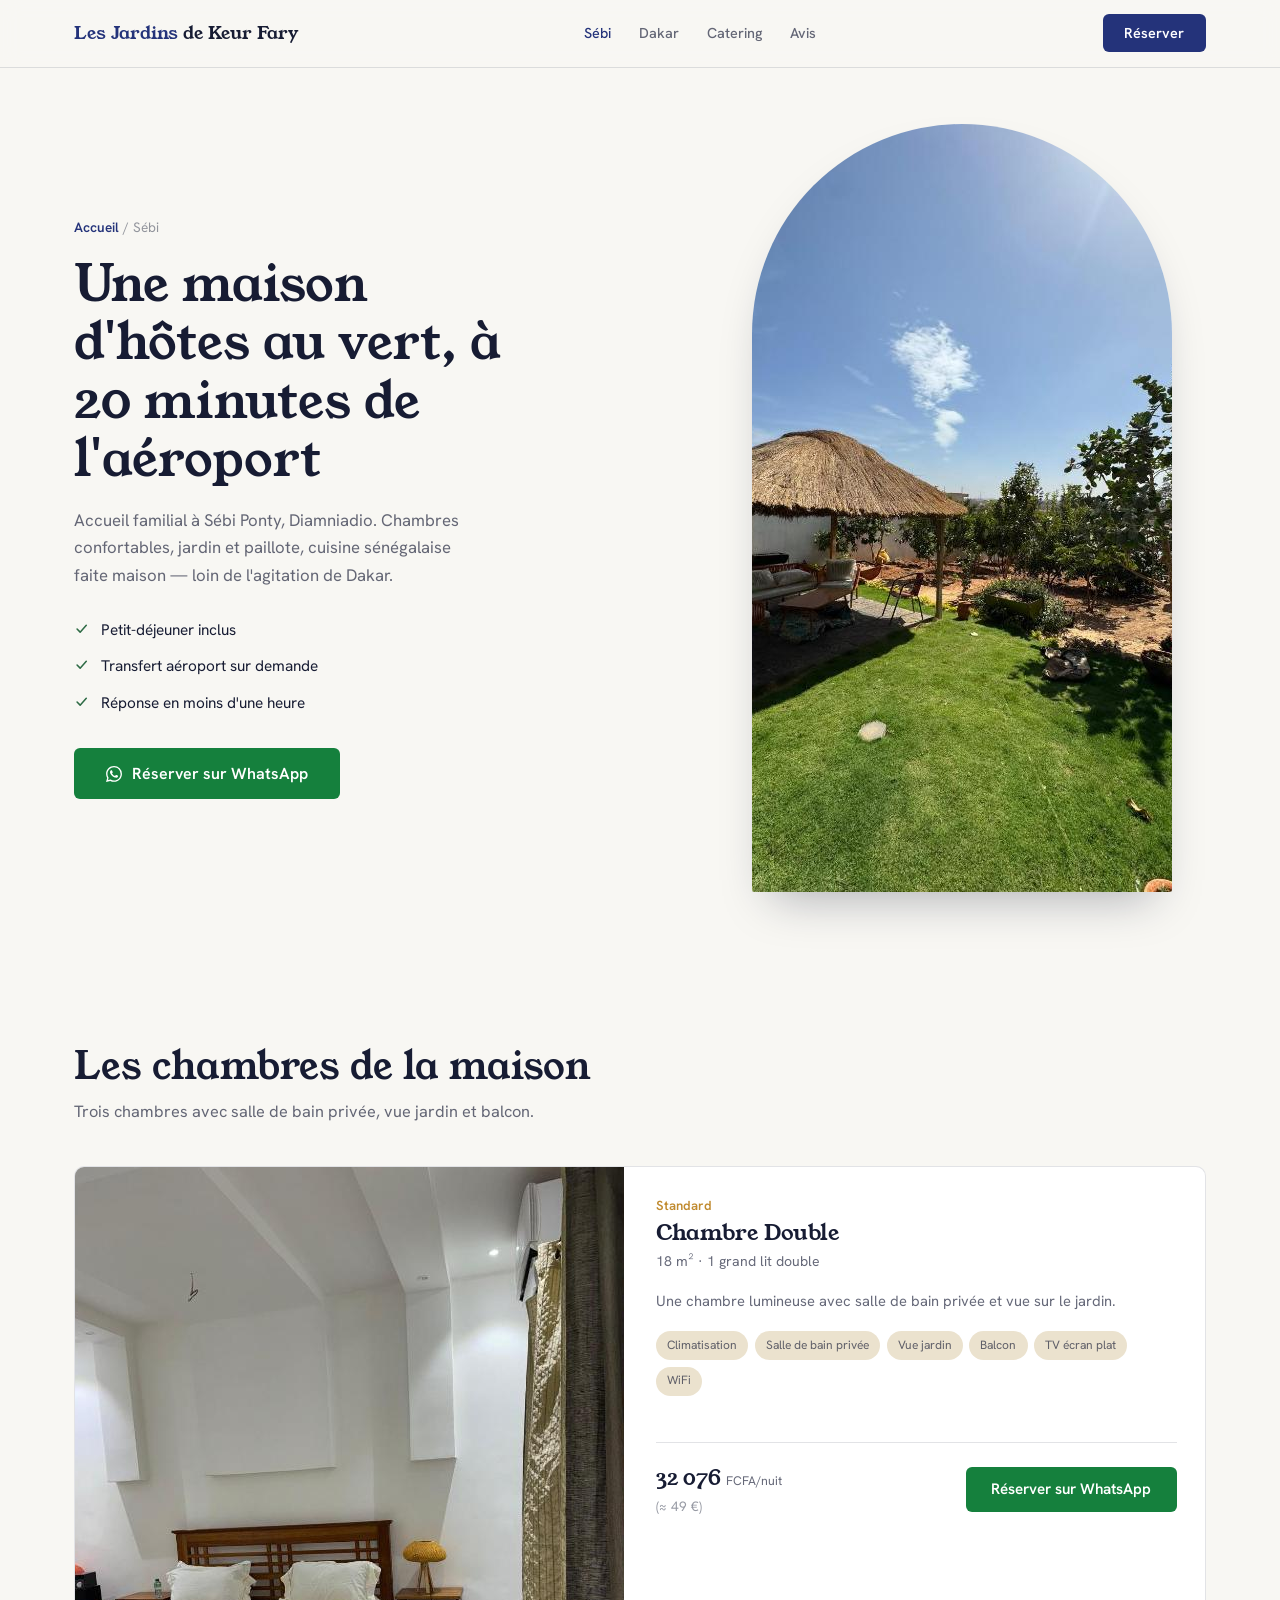
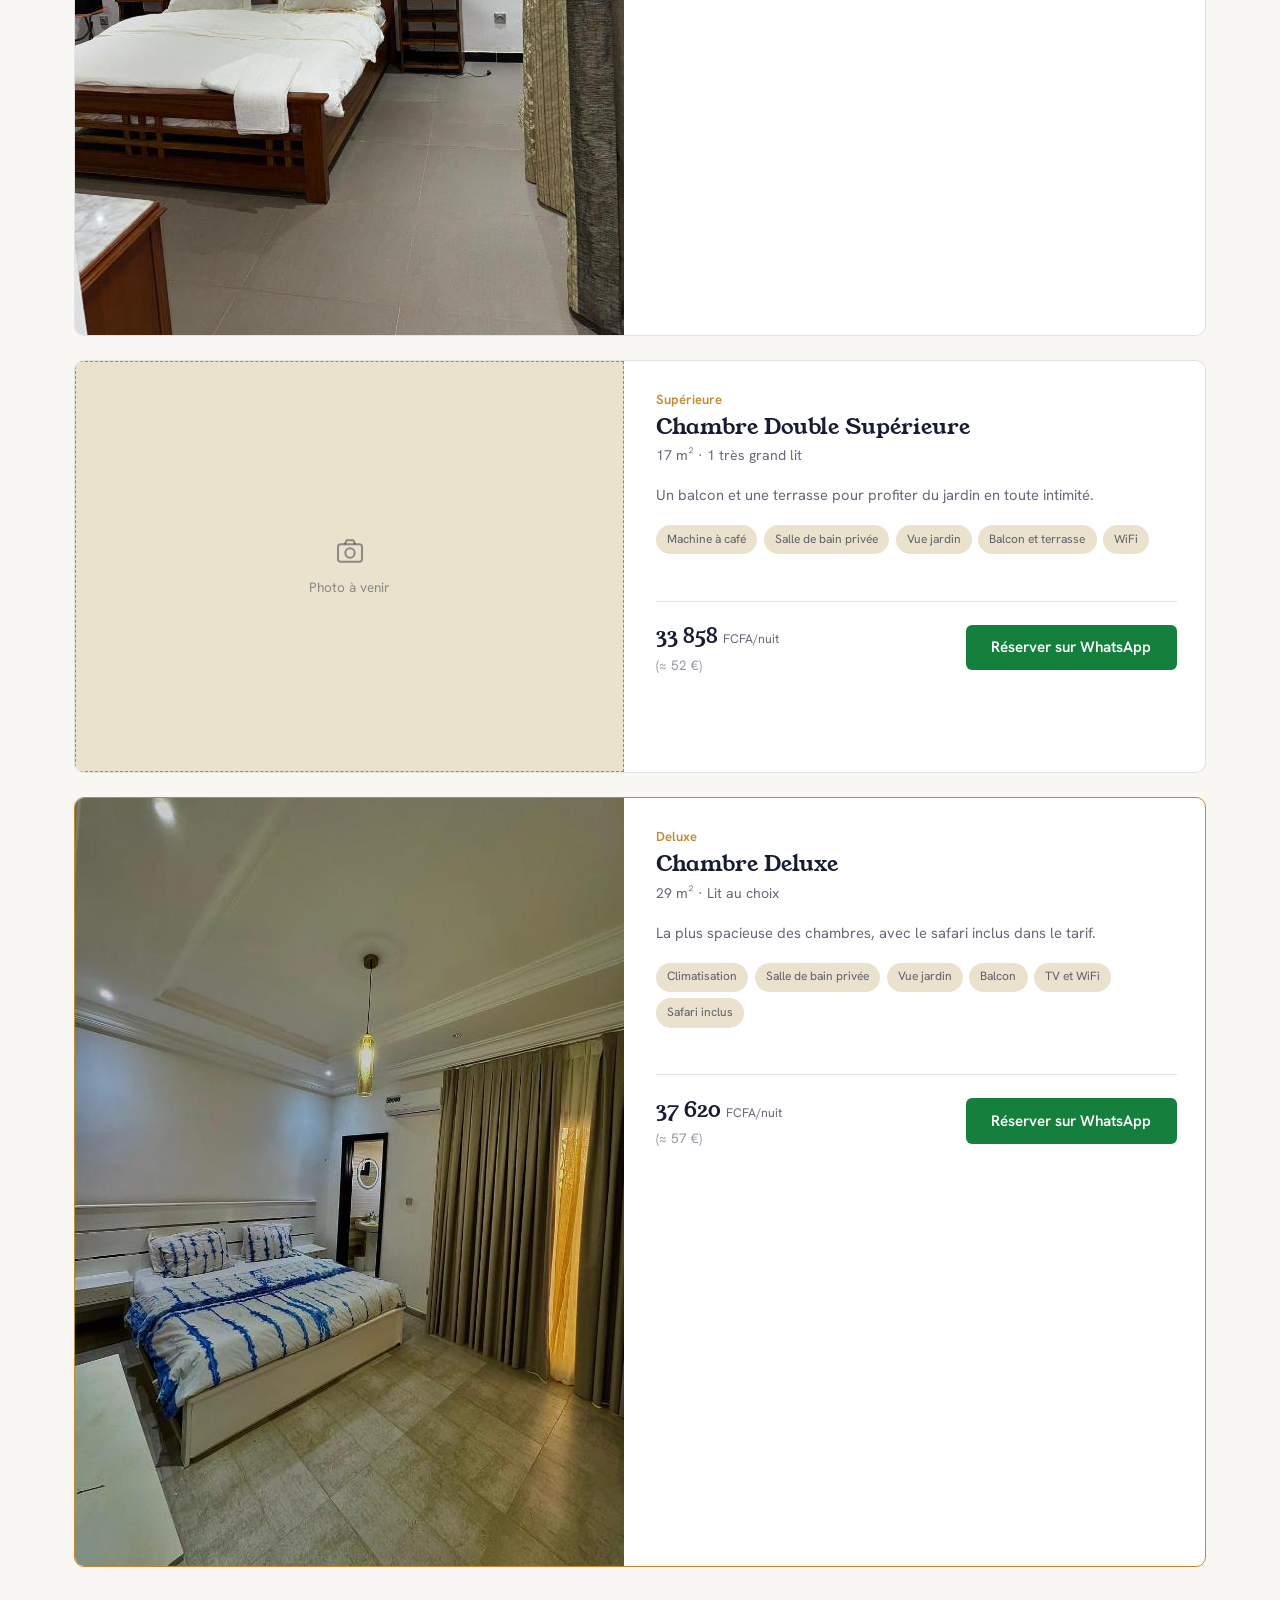
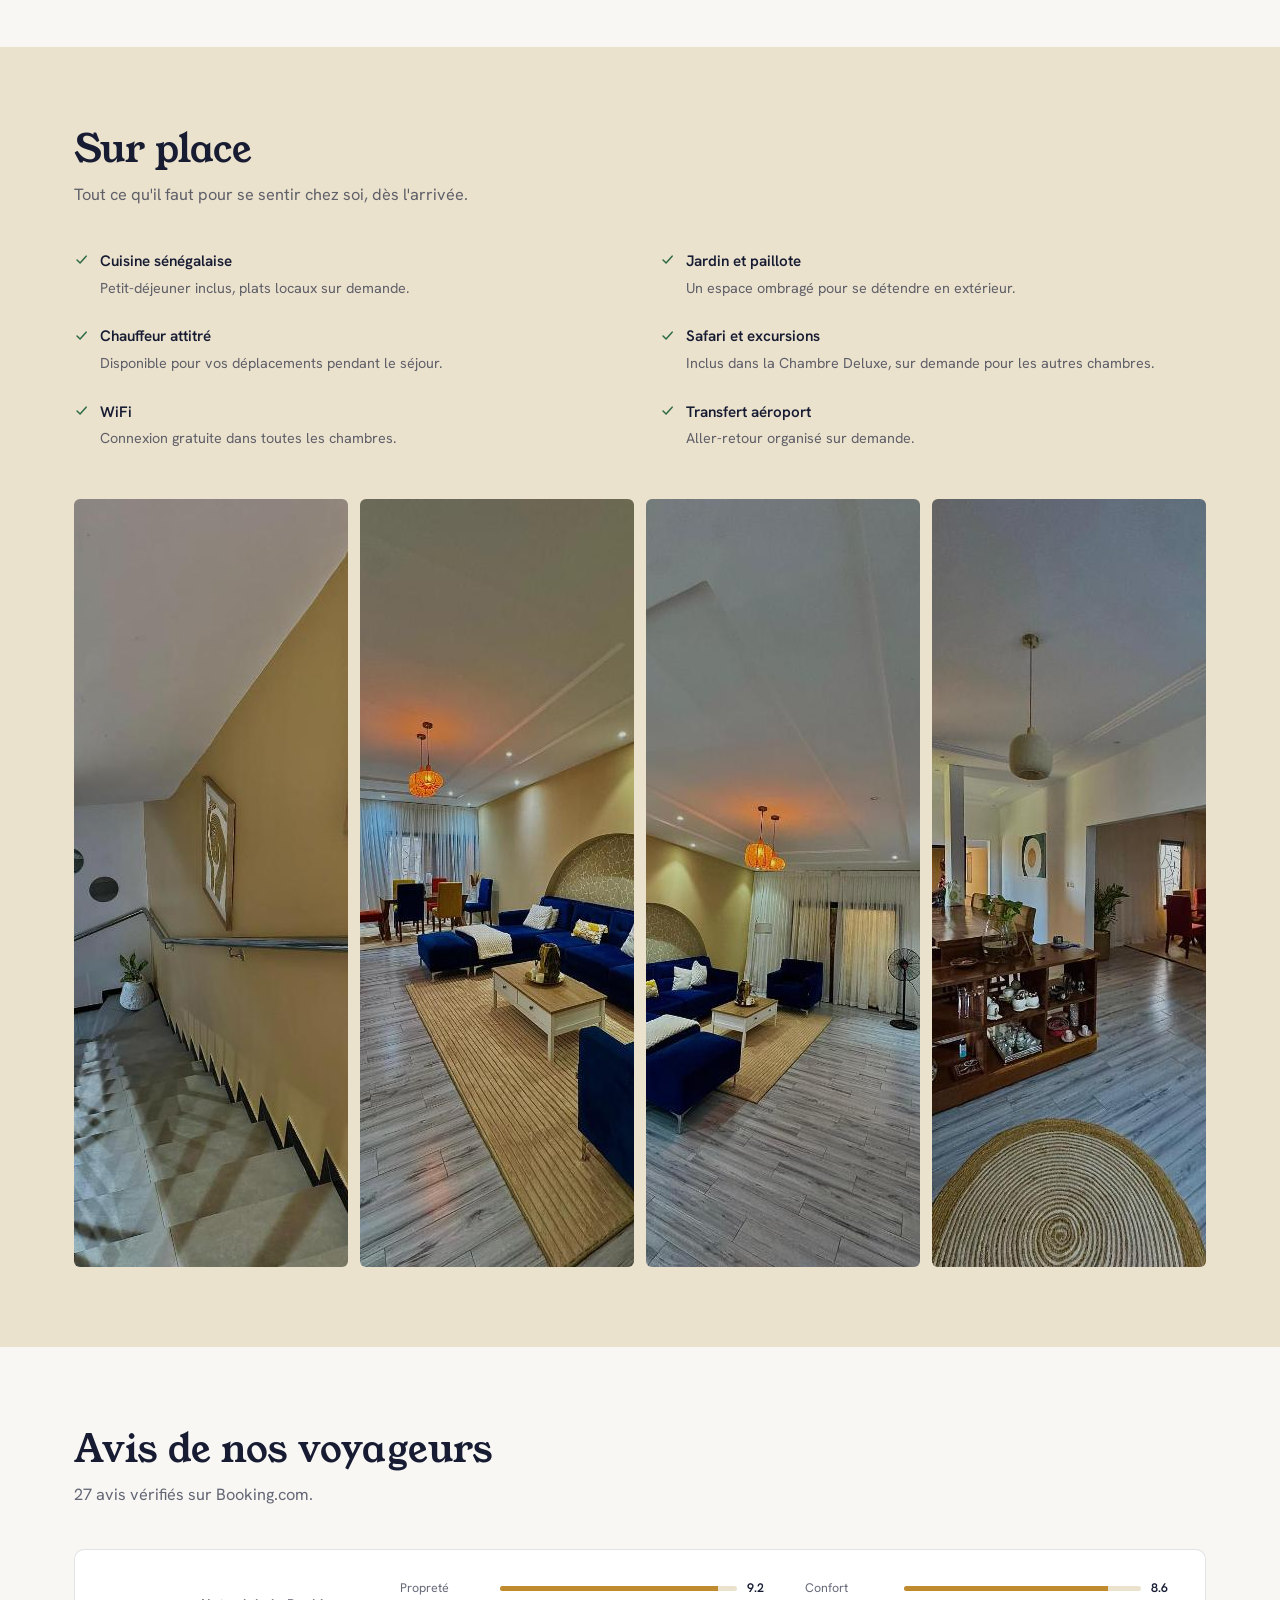
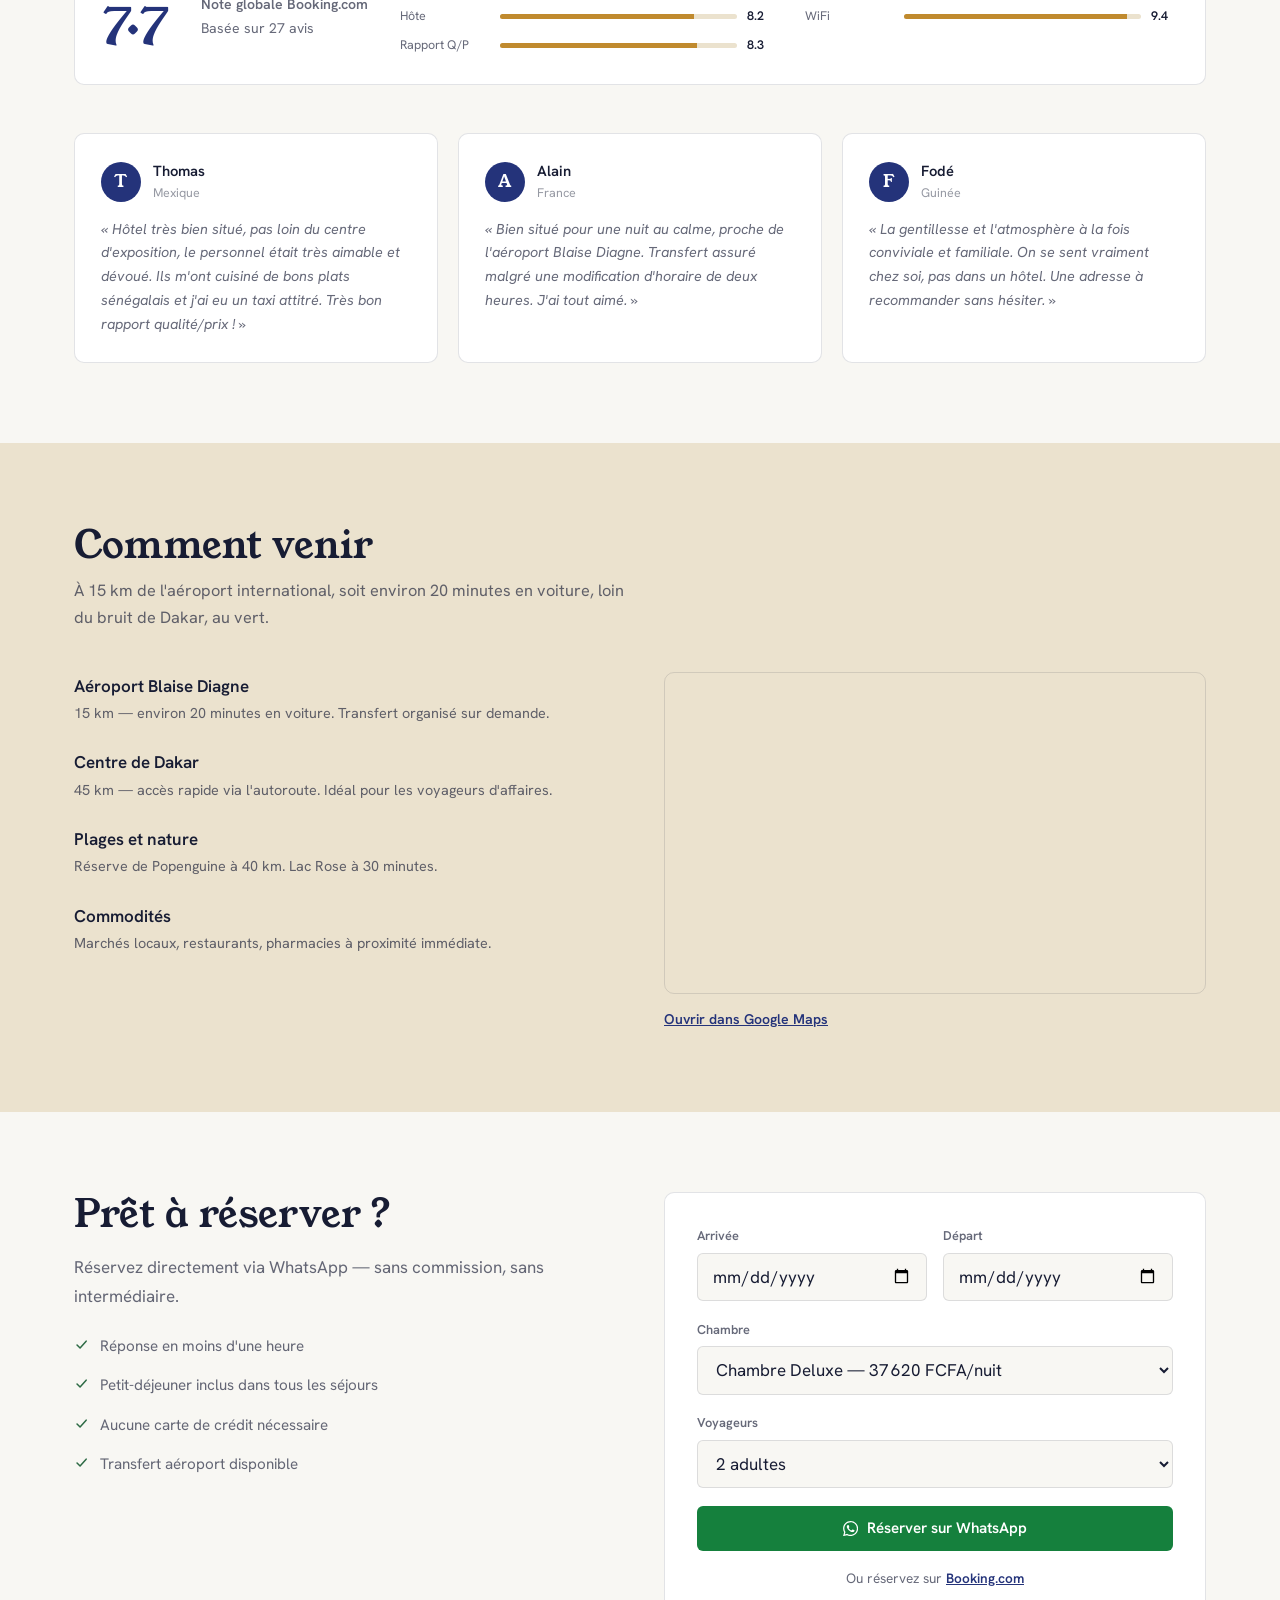
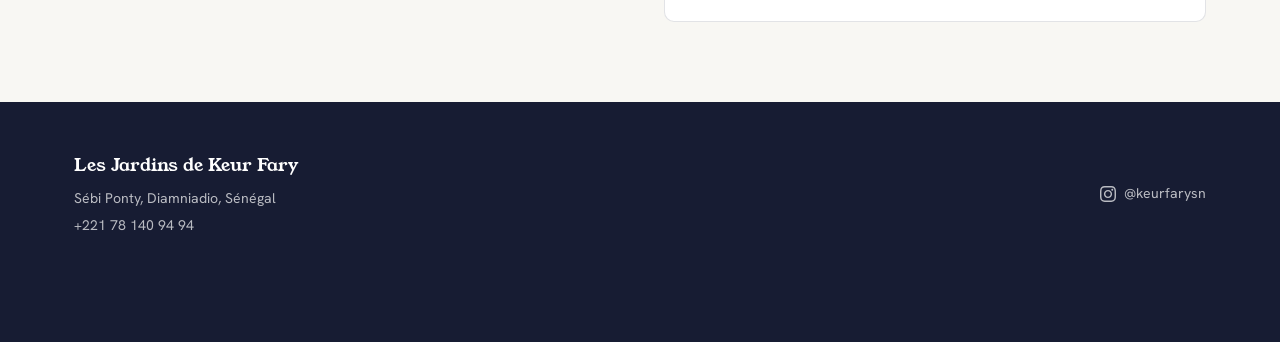
<file: sebi.html>
<!DOCTYPE html>
<html lang="fr">

<head>
  <meta charset="UTF-8">
  <meta name="viewport" content="width=device-width, initial-scale=1.0">
  <title>Maison d'hôtes à Sébi, Diamniadio · Les Jardins de Keur Fary</title>
  <meta name="description" content="Maison d'hôtes de charme à Sébi Ponty, Diamniadio. Chambres et petit-déjeuner inclus, chauffeur dédié, service catering entreprises. À environ 20 minutes de l'aéroport Blaise Diagne.">
  <meta name="keywords" content="maison d'hôtes Sénégal, guesthouse Diamniadio, hébergement Sébi, chambre Sébikotane, catering entreprises Diamniadio, location courte durée Sénégal, Les Jardins de Keur Fary">
  <meta name="author" content="Les Jardins de Keur Fary">
  <meta name="robots" content="index, follow">
  <link rel="canonical" href="https://lesjardinsdekeurfary.vercel.app/sebi.html">
  <meta property="og:title" content="Les Jardins de Keur Fary — Maison d'hôtes à Sébi, Sénégal">
  <meta property="og:description" content="Maison d'hôtes familiale à Sébi Ponty, à environ 20 minutes de l'aéroport Blaise Diagne. Chambres, catering entreprises, chauffeur dédié.">
  <meta property="og:image" content="https://lesjardinsdekeurfary.vercel.app/images/image_maison1/salon.jpg">
  <meta property="og:url" content="https://lesjardinsdekeurfary.vercel.app/sebi.html">
  <meta property="og:type" content="website">
  <meta property="og:locale" content="fr_SN">
  <meta name="twitter:card" content="summary_large_image">
  <meta name="twitter:title" content="Les Jardins de Keur Fary — Maison d'hôtes Sébi, Sénégal">
  <meta name="twitter:description" content="Maison d'hôtes familiale à Sébi Ponty, à environ 20 minutes de l'aéroport Blaise Diagne.">
  <meta name="twitter:image" content="https://lesjardinsdekeurfary.vercel.app/images/image_maison1/salon.jpg">
  <link rel="preconnect" href="https://fonts.googleapis.com">
  <link rel="preconnect" href="https://fonts.gstatic.com" crossorigin>
  <link href="https://fonts.googleapis.com/css2?family=Young+Serif&family=Hanken+Grotesk:wght@400;500;600;700&display=swap" rel="stylesheet">
  <link rel="stylesheet" href="index.css">
</head>

<body>
  <a class="skip-link" href="#contenu">Aller au contenu</a>

  <!-- EN-TÊTE -->
  <header class="site-header">
    <div class="header-inner">
      <a href="index.html" class="logo">Les Jardins <span>de Keur Fary</span></a>
      <nav class="main-nav" aria-label="Navigation principale">
        <a href="sebi.html" aria-current="page">Sébi</a>
        <a href="dakar.html">Dakar</a>
        <a href="catering.html">Catering</a>
        <a href="#avis">Avis</a>
      </nav>
      <a href="#reserver" class="btn btn-primary header-cta">Réserver</a>
    </div>
  </header>

  <main id="contenu">

    <!-- HERO -->
    <section class="hero">
      <div class="hero-content">
        <p class="breadcrumb"><a href="index.html">Accueil</a> / Sébi</p>
        <h1>Une maison d'hôtes au vert, à 20 minutes de l'aéroport</h1>
        <p class="hero-lead">Accueil familial à Sébi Ponty, Diamniadio. Chambres confortables, jardin et paillote,
          cuisine sénégalaise faite maison — loin de l'agitation de Dakar.</p>
        <ul class="hero-facts">
          <li class="check-item">
            <svg class="icon" width="18" height="18" viewBox="0 0 20 20" fill="none" xmlns="http://www.w3.org/2000/svg" aria-hidden="true"><path d="M4 10.5L8 14.5L16 5.5" stroke="currentColor" stroke-width="2" stroke-linecap="round" stroke-linejoin="round"/></svg>
            <span>Petit-déjeuner inclus</span>
          </li>
          <li class="check-item">
            <svg class="icon" width="18" height="18" viewBox="0 0 20 20" fill="none" xmlns="http://www.w3.org/2000/svg" aria-hidden="true"><path d="M4 10.5L8 14.5L16 5.5" stroke="currentColor" stroke-width="2" stroke-linecap="round" stroke-linejoin="round"/></svg>
            <span>Transfert aéroport sur demande</span>
          </li>
          <li class="check-item">
            <svg class="icon" width="18" height="18" viewBox="0 0 20 20" fill="none" xmlns="http://www.w3.org/2000/svg" aria-hidden="true"><path d="M4 10.5L8 14.5L16 5.5" stroke="currentColor" stroke-width="2" stroke-linecap="round" stroke-linejoin="round"/></svg>
            <span>Réponse en moins d'une heure</span>
          </li>
        </ul>
        <a href="https://wa.me/221781409494?text=Bonjour%2C%20je%20souhaite%20des%20informations%20sur%20les%20Jardins%20de%20Keur%20Fary"
          class="btn btn-whatsapp btn-lg" data-whatsapp target="_blank" rel="noopener">
          <svg class="icon" width="18" height="18" viewBox="0 0 24 24" fill="currentColor" aria-hidden="true"><path d="M17.472 14.382c-.297-.149-1.758-.867-2.03-.967-.273-.099-.471-.148-.67.15-.197.297-.767.966-.94 1.164-.173.199-.347.223-.644.075-.297-.15-1.255-.463-2.39-1.475-.883-.788-1.48-1.761-1.653-2.059-.173-.297-.018-.458.13-.606.134-.133.298-.347.446-.52.149-.174.198-.298.298-.497.099-.198.05-.371-.025-.52-.075-.149-.669-1.612-.916-2.207-.242-.579-.487-.5-.669-.51-.173-.008-.371-.01-.57-.01-.198 0-.52.074-.792.372-.272.297-1.04 1.016-1.04 2.479 0 1.462 1.065 2.875 1.213 3.074.149.198 2.096 3.2 5.077 4.487.709.306 1.262.489 1.694.625.712.227 1.36.195 1.871.118.571-.085 1.758-.719 2.006-1.413.248-.694.248-1.289.173-1.413-.074-.124-.272-.198-.57-.347m-5.421 7.403h-.004a9.87 9.87 0 01-5.031-1.378l-.361-.214-3.741.982.998-3.648-.235-.374a9.86 9.86 0 01-1.51-5.26c.001-5.45 4.436-9.884 9.888-9.884 2.64 0 5.122 1.03 6.988 2.898a9.825 9.825 0 012.893 6.994c-.003 5.45-4.437 9.884-9.885 9.884m8.413-18.297A11.815 11.815 0 0012.05 0C5.495 0 .16 5.335.157 11.892c0 2.096.547 4.142 1.588 5.945L.057 24l6.305-1.654a11.882 11.882 0 005.683 1.448h.005c6.554 0 11.89-5.335 11.893-11.893a11.821 11.821 0 00-3.48-8.413z"/></svg>
          Réserver sur WhatsApp
        </a>
      </div>
      <div class="hero-media">
        <img class="arch-frame" src="images/image_maison1/jardin.jpg" width="576" height="768"
          alt="Jardin verdoyant avec paillote et coin salon extérieur des Jardins de Keur Fary" loading="eager">
      </div>
    </section>

    <!-- LOGEMENTS -->
    <section id="logements" class="section">
      <div class="container">
        <div class="section-head">
          <h2>Les chambres de la maison</h2>
          <p>Trois chambres avec salle de bain privée, vue jardin et balcon.</p>
        </div>

        <div class="logements-list">

          <!-- Chambre Double -->
          <article class="logement" data-name="Chambre Double" data-price="32076">
            <div class="logement-gallery multi">
              <img src="images/image_maison1/chambre1.jpg" width="576" height="768"
                alt="Chambre Double avec grand lit en bois et climatisation" loading="lazy">
              <img src="images/image_maison1/chambre1_sdb.jpg" width="576" height="768"
                alt="Salle de bain privée de la Chambre Double, double vasque" loading="lazy">
            </div>
            <div class="logement-info">
              <p class="logement-note" style="margin-bottom:0.2rem;color:var(--ochre);font-weight:600;">Standard</p>
              <h3 class="logement-name">Chambre Double</h3>
              <p class="logement-meta">18 m² · 1 grand lit double</p>
              <p class="logement-desc">Une chambre lumineuse avec salle de bain privée et vue sur le jardin.</p>
              <div class="logement-amenities">
                <span class="amenity-tag">Climatisation</span>
                <span class="amenity-tag">Salle de bain privée</span>
                <span class="amenity-tag">Vue jardin</span>
                <span class="amenity-tag">Balcon</span>
                <span class="amenity-tag">TV écran plat</span>
                <span class="amenity-tag">WiFi</span>
              </div>
              <div class="logement-footer">
                <p class="logement-price">32 076 <span class="price-unit">FCFA/nuit</span><span class="price-eur"></span></p>
                <a href="https://wa.me/221781409494?text=Bonjour%2C%20je%20souhaite%20r%C3%A9server%20%3A%20Chambre%20Double."
                  class="btn btn-whatsapp room-book-btn" data-whatsapp data-room="Chambre Double" target="_blank" rel="noopener">Réserver sur WhatsApp</a>
              </div>
            </div>
          </article>

          <!-- Chambre Double Supérieure -->
          <article class="logement" data-name="Chambre Double Supérieure" data-price="33858">
            <div class="logement-gallery">
              <div class="gallery-placeholder">
                <svg viewBox="0 0 24 24" fill="none" stroke="currentColor" stroke-width="1.5" aria-hidden="true">
                  <rect x="3" y="7" width="18" height="13" rx="2"/><path d="M8 7l1.5-3h5L16 7"/><circle cx="12" cy="13.5" r="3.5"/>
                </svg>
                <span>Photo à venir</span>
              </div>
            </div>
            <div class="logement-info">
              <p class="logement-note" style="margin-bottom:0.2rem;color:var(--ochre);font-weight:600;">Supérieure</p>
              <h3 class="logement-name">Chambre Double Supérieure</h3>
              <p class="logement-meta">17 m² · 1 très grand lit</p>
              <p class="logement-desc">Un balcon et une terrasse pour profiter du jardin en toute intimité.</p>
              <div class="logement-amenities">
                <span class="amenity-tag">Machine à café</span>
                <span class="amenity-tag">Salle de bain privée</span>
                <span class="amenity-tag">Vue jardin</span>
                <span class="amenity-tag">Balcon et terrasse</span>
                <span class="amenity-tag">WiFi</span>
              </div>
              <div class="logement-footer">
                <p class="logement-price">33 858 <span class="price-unit">FCFA/nuit</span><span class="price-eur"></span></p>
                <a href="https://wa.me/221781409494?text=Bonjour%2C%20je%20souhaite%20r%C3%A9server%20%3A%20Chambre%20Double%20Sup%C3%A9rieure."
                  class="btn btn-whatsapp room-book-btn" data-whatsapp data-room="Chambre Double Supérieure" target="_blank" rel="noopener">Réserver sur WhatsApp</a>
              </div>
            </div>
          </article>

          <!-- Chambre Deluxe -->
          <article class="logement logement-deluxe" data-name="Chambre Deluxe" data-price="37620">
            <div class="logement-gallery">
              <img src="images/image_maison1/chambre2.jpg" width="576" height="768"
                alt="Chambre Deluxe avec couvre-lit à motifs indigo et rideaux donnant sur un balcon" loading="lazy">
            </div>
            <div class="logement-info">
              <p class="logement-note" style="margin-bottom:0.2rem;color:var(--ochre);font-weight:600;">Deluxe</p>
              <h3 class="logement-name">Chambre Deluxe</h3>
              <p class="logement-meta">29 m² · Lit au choix</p>
              <p class="logement-desc">La plus spacieuse des chambres, avec le safari inclus dans le tarif.</p>
              <div class="logement-amenities">
                <span class="amenity-tag">Climatisation</span>
                <span class="amenity-tag">Salle de bain privée</span>
                <span class="amenity-tag">Vue jardin</span>
                <span class="amenity-tag">Balcon</span>
                <span class="amenity-tag">TV et WiFi</span>
                <span class="amenity-tag">Safari inclus</span>
              </div>
              <div class="logement-footer">
                <p class="logement-price">37 620 <span class="price-unit">FCFA/nuit</span><span class="price-eur"></span></p>
                <a href="https://wa.me/221781409494?text=Bonjour%2C%20je%20souhaite%20r%C3%A9server%20%3A%20Chambre%20Deluxe."
                  class="btn btn-whatsapp room-book-btn" data-whatsapp data-room="Chambre Deluxe" target="_blank" rel="noopener">Réserver sur WhatsApp</a>
              </div>
            </div>
          </article>

        </div>
      </div>
    </section>

    <!-- SUR PLACE -->
    <section id="sur-place" class="section section-alt">
      <div class="container">
        <div class="section-head">
          <h2>Sur place</h2>
          <p>Tout ce qu'il faut pour se sentir chez soi, dès l'arrivée.</p>
        </div>

        <ul class="amenities-list">
          <li class="check-item">
            <svg class="icon" width="20" height="20" viewBox="0 0 20 20" fill="none" xmlns="http://www.w3.org/2000/svg" aria-hidden="true"><path d="M4 10.5L8 14.5L16 5.5" stroke="currentColor" stroke-width="2" stroke-linecap="round" stroke-linejoin="round"/></svg>
            <div>
              <p class="amenities-title">Cuisine sénégalaise</p>
              <p>Petit-déjeuner inclus, plats locaux sur demande.</p>
            </div>
          </li>
          <li class="check-item">
            <svg class="icon" width="20" height="20" viewBox="0 0 20 20" fill="none" xmlns="http://www.w3.org/2000/svg" aria-hidden="true"><path d="M4 10.5L8 14.5L16 5.5" stroke="currentColor" stroke-width="2" stroke-linecap="round" stroke-linejoin="round"/></svg>
            <div>
              <p class="amenities-title">Jardin et paillote</p>
              <p>Un espace ombragé pour se détendre en extérieur.</p>
            </div>
          </li>
          <li class="check-item">
            <svg class="icon" width="20" height="20" viewBox="0 0 20 20" fill="none" xmlns="http://www.w3.org/2000/svg" aria-hidden="true"><path d="M4 10.5L8 14.5L16 5.5" stroke="currentColor" stroke-width="2" stroke-linecap="round" stroke-linejoin="round"/></svg>
            <div>
              <p class="amenities-title">Chauffeur attitré</p>
              <p>Disponible pour vos déplacements pendant le séjour.</p>
            </div>
          </li>
          <li class="check-item">
            <svg class="icon" width="20" height="20" viewBox="0 0 20 20" fill="none" xmlns="http://www.w3.org/2000/svg" aria-hidden="true"><path d="M4 10.5L8 14.5L16 5.5" stroke="currentColor" stroke-width="2" stroke-linecap="round" stroke-linejoin="round"/></svg>
            <div>
              <p class="amenities-title">Safari et excursions</p>
              <p>Inclus dans la Chambre Deluxe, sur demande pour les autres chambres.</p>
            </div>
          </li>
          <li class="check-item">
            <svg class="icon" width="20" height="20" viewBox="0 0 20 20" fill="none" xmlns="http://www.w3.org/2000/svg" aria-hidden="true"><path d="M4 10.5L8 14.5L16 5.5" stroke="currentColor" stroke-width="2" stroke-linecap="round" stroke-linejoin="round"/></svg>
            <div>
              <p class="amenities-title">WiFi</p>
              <p>Connexion gratuite dans toutes les chambres.</p>
            </div>
          </li>
          <li class="check-item">
            <svg class="icon" width="20" height="20" viewBox="0 0 20 20" fill="none" xmlns="http://www.w3.org/2000/svg" aria-hidden="true"><path d="M4 10.5L8 14.5L16 5.5" stroke="currentColor" stroke-width="2" stroke-linecap="round" stroke-linejoin="round"/></svg>
            <div>
              <p class="amenities-title">Transfert aéroport</p>
              <p>Aller-retour organisé sur demande.</p>
            </div>
          </li>
        </ul>

        <div class="house-gallery">
          <img src="images/image_maison1/escalier.jpg" width="576" height="768"
            alt="Escalier intérieur de la maison, décoration ocre et jaune" loading="lazy">
          <img src="images/image_maison1/salon.jpg" width="576" height="768"
            alt="Salon avec canapé indigo dans une niche voûtée" loading="lazy">
          <img src="images/image_maison1/salon_2e.jpg" width="576" height="768"
            alt="Salon vu depuis l'entrée, canapé indigo et fauteuil" loading="lazy">
          <img src="images/image_maison1/veranda.jpg" width="576" height="768"
            alt="Salle à manger et véranda ouverte sur le salon" loading="lazy">
        </div>
      </div>
    </section>

    <!-- AVIS -->
    <section id="avis" class="section">
      <div class="container">
        <div class="section-head">
          <h2>Avis de nos voyageurs</h2>
          <p>27 avis vérifiés sur Booking.com.</p>
        </div>

        <div class="rating-summary">
          <span class="rating-num">7.7</span>
          <div class="rating-summary-text">
            <p>Note globale Booking.com</p>
            <p>Basée sur 27 avis</p>
          </div>
          <div class="rating-bars">
            <div class="rating-bar-row">
              <span class="rating-bar-label">Propreté</span>
              <div class="rating-bar-track"><div class="rating-bar-fill" style="width:92%"></div></div>
              <span class="rating-bar-val">9.2</span>
            </div>
            <div class="rating-bar-row">
              <span class="rating-bar-label">Confort</span>
              <div class="rating-bar-track"><div class="rating-bar-fill" style="width:86%"></div></div>
              <span class="rating-bar-val">8.6</span>
            </div>
            <div class="rating-bar-row">
              <span class="rating-bar-label">Hôte</span>
              <div class="rating-bar-track"><div class="rating-bar-fill" style="width:82%"></div></div>
              <span class="rating-bar-val">8.2</span>
            </div>
            <div class="rating-bar-row">
              <span class="rating-bar-label">WiFi</span>
              <div class="rating-bar-track"><div class="rating-bar-fill" style="width:94%"></div></div>
              <span class="rating-bar-val">9.4</span>
            </div>
            <div class="rating-bar-row">
              <span class="rating-bar-label">Rapport Q/P</span>
              <div class="rating-bar-track"><div class="rating-bar-fill" style="width:83%"></div></div>
              <span class="rating-bar-val">8.3</span>
            </div>
          </div>
        </div>

        <div class="reviews-grid">
          <div class="review-card">
            <div class="review-top">
              <div class="review-avatar">T</div>
              <div>
                <p class="review-name">Thomas</p>
                <p class="review-country">Mexique</p>
              </div>
            </div>
            <p class="review-text">« Hôtel très bien situé, pas loin du centre d'exposition, le personnel était très
              aimable et dévoué. Ils m'ont cuisiné de bons plats sénégalais et j'ai eu un taxi attitré. Très bon
              rapport qualité/prix ! »</p>
          </div>
          <div class="review-card">
            <div class="review-top">
              <div class="review-avatar">A</div>
              <div>
                <p class="review-name">Alain</p>
                <p class="review-country">France</p>
              </div>
            </div>
            <p class="review-text">« Bien situé pour une nuit au calme, proche de l'aéroport Blaise Diagne. Transfert
              assuré malgré une modification d'horaire de deux heures. J'ai tout aimé. »</p>
          </div>
          <div class="review-card">
            <div class="review-top">
              <div class="review-avatar">F</div>
              <div>
                <p class="review-name">Fodé</p>
                <p class="review-country">Guinée</p>
              </div>
            </div>
            <p class="review-text">« La gentillesse et l'atmosphère à la fois conviviale et familiale. On se sent
              vraiment chez soi, pas dans un hôtel. Une adresse à recommander sans hésiter. »</p>
          </div>
        </div>
      </div>
    </section>

    <!-- COMMENT VENIR -->
    <section id="lieu" class="section section-alt">
      <div class="container">
        <div class="section-head">
          <h2>Comment venir</h2>
          <p>À 15 km de l'aéroport international, soit environ 20 minutes en voiture, loin du bruit de Dakar, au
            vert.</p>
        </div>
        <div class="location-grid">
          <div class="location-points">
            <div>
              <p class="location-point-title">Aéroport Blaise Diagne</p>
              <p class="location-point-desc">15 km — environ 20 minutes en voiture. Transfert organisé sur demande.</p>
            </div>
            <div>
              <p class="location-point-title">Centre de Dakar</p>
              <p class="location-point-desc">45 km — accès rapide via l'autoroute. Idéal pour les voyageurs
                d'affaires.</p>
            </div>
            <div>
              <p class="location-point-title">Plages et nature</p>
              <p class="location-point-desc">Réserve de Popenguine à 40 km. Lac Rose à 30 minutes.</p>
            </div>
            <div>
              <p class="location-point-title">Commodités</p>
              <p class="location-point-desc">Marchés locaux, restaurants, pharmacies à proximité immédiate.</p>
            </div>
          </div>
          <div>
            <div class="map-wrap">
              <iframe src="https://maps.google.com/maps?q=https://maps.app.goo.gl/abzcRzj4eDqyRnQR8&output=embed"
                loading="lazy" allowfullscreen title="Localisation des Jardins de Keur Fary sur Google Maps"></iframe>
            </div>
            <a class="map-link" href="https://maps.app.goo.gl/abzcRzj4eDqyRnQR8" target="_blank" rel="noopener">Ouvrir
              dans Google Maps</a>
          </div>
        </div>
      </div>
    </section>

    <!-- RESERVER -->
    <section id="reserver" class="section">
      <div class="container">
        <div class="booking-grid">
          <div>
            <h2 style="font-size:clamp(1.8rem, 3vw, 2.5rem);margin-bottom:1rem;">Prêt à réserver ?</h2>
            <p style="color:var(--ink-muted);margin-bottom:1.5rem;">Réservez directement via WhatsApp — sans
              commission, sans intermédiaire.</p>
            <ul class="check-list">
              <li class="check-item">
                <svg class="icon" width="18" height="18" viewBox="0 0 20 20" fill="none" xmlns="http://www.w3.org/2000/svg" aria-hidden="true"><path d="M4 10.5L8 14.5L16 5.5" stroke="currentColor" stroke-width="2" stroke-linecap="round" stroke-linejoin="round"/></svg>
                <span>Réponse en moins d'une heure</span>
              </li>
              <li class="check-item">
                <svg class="icon" width="18" height="18" viewBox="0 0 20 20" fill="none" xmlns="http://www.w3.org/2000/svg" aria-hidden="true"><path d="M4 10.5L8 14.5L16 5.5" stroke="currentColor" stroke-width="2" stroke-linecap="round" stroke-linejoin="round"/></svg>
                <span>Petit-déjeuner inclus dans tous les séjours</span>
              </li>
              <li class="check-item">
                <svg class="icon" width="18" height="18" viewBox="0 0 20 20" fill="none" xmlns="http://www.w3.org/2000/svg" aria-hidden="true"><path d="M4 10.5L8 14.5L16 5.5" stroke="currentColor" stroke-width="2" stroke-linecap="round" stroke-linejoin="round"/></svg>
                <span>Aucune carte de crédit nécessaire</span>
              </li>
              <li class="check-item">
                <svg class="icon" width="18" height="18" viewBox="0 0 20 20" fill="none" xmlns="http://www.w3.org/2000/svg" aria-hidden="true"><path d="M4 10.5L8 14.5L16 5.5" stroke="currentColor" stroke-width="2" stroke-linecap="round" stroke-linejoin="round"/></svg>
                <span>Transfert aéroport disponible</span>
              </li>
            </ul>
          </div>

          <div class="booking-form">
            <div class="form-row">
              <div class="form-group">
                <label for="date-arrivee">Arrivée</label>
                <input type="date" id="date-arrivee">
              </div>
              <div class="form-group">
                <label for="date-depart">Départ</label>
                <input type="date" id="date-depart">
              </div>
            </div>
            <p class="nights-hint" id="nights-hint" hidden></p>
            <div class="form-group">
              <label for="select-logement">Chambre</label>
              <select id="select-logement"></select>
            </div>
            <div class="form-group">
              <label for="select-voyageurs">Voyageurs</label>
              <select id="select-voyageurs">
                <option>1 adulte</option>
                <option selected>2 adultes</option>
                <option>2 adultes + 1 enfant</option>
                <option>3 adultes</option>
                <option>4 adultes</option>
              </select>
            </div>
            <a href="https://wa.me/221781409494?text=Bonjour%2C%20je%20souhaite%20r%C3%A9server%20aux%20Jardins%20de%20Keur%20Fary"
              class="btn btn-whatsapp btn-block" id="form-whatsapp-btn" data-whatsapp target="_blank" rel="noopener">
              <svg class="icon" width="18" height="18" viewBox="0 0 24 24" fill="currentColor" aria-hidden="true"><path d="M17.472 14.382c-.297-.149-1.758-.867-2.03-.967-.273-.099-.471-.148-.67.15-.197.297-.767.966-.94 1.164-.173.199-.347.223-.644.075-.297-.15-1.255-.463-2.39-1.475-.883-.788-1.48-1.761-1.653-2.059-.173-.297-.018-.458.13-.606.134-.133.298-.347.446-.52.149-.174.198-.298.298-.497.099-.198.05-.371-.025-.52-.075-.149-.669-1.612-.916-2.207-.242-.579-.487-.5-.669-.51-.173-.008-.371-.01-.57-.01-.198 0-.52.074-.792.372-.272.297-1.04 1.016-1.04 2.479 0 1.462 1.065 2.875 1.213 3.074.149.198 2.096 3.2 5.077 4.487.709.306 1.262.489 1.694.625.712.227 1.36.195 1.871.118.571-.085 1.758-.719 2.006-1.413.248-.694.248-1.289.173-1.413-.074-.124-.272-.198-.57-.347m-5.421 7.403h-.004a9.87 9.87 0 01-5.031-1.378l-.361-.214-3.741.982.998-3.648-.235-.374a9.86 9.86 0 01-1.51-5.26c.001-5.45 4.436-9.884 9.888-9.884 2.64 0 5.122 1.03 6.988 2.898a9.825 9.825 0 012.893 6.994c-.003 5.45-4.437 9.884-9.885 9.884m8.413-18.297A11.815 11.815 0 0012.05 0C5.495 0 .16 5.335.157 11.892c0 2.096.547 4.142 1.588 5.945L.057 24l6.305-1.654a11.882 11.882 0 005.683 1.448h.005c6.554 0 11.89-5.335 11.893-11.893a11.821 11.821 0 00-3.48-8.413z"/></svg>
              Réserver sur WhatsApp
            </a>
            <p class="booking-links">
              Ou réservez sur <a href="https://www.booking.com/hotel/sn/maisons-d-hotes-les-jardins-de-keur-fary.html"
                target="_blank" rel="noopener">Booking.com</a><span id="airbnb-link-wrap" hidden> · <a id="airbnb-link"
                  href="#" target="_blank" rel="noopener">Airbnb</a></span>
            </p>
          </div>
        </div>
      </div>
    </section>

  </main>

  <!-- PIED DE PAGE -->
  <footer class="site-footer">
    <div class="container footer-inner">
      <div>
        <p class="footer-name">Les Jardins de Keur Fary</p>
        <div class="footer-details">
          <span>Sébi Ponty, Diamniadio, Sénégal</span>
          <a href="https://wa.me/221781409494" target="_blank" rel="noopener">+221 78 140 94 94</a>
        </div>
      </div>
      <a class="footer-social" href="https://www.instagram.com/keurfarysn/" target="_blank" rel="noopener">
        <svg width="16" height="16" viewBox="0 0 24 24" fill="currentColor" aria-hidden="true"><path d="M12 2.163c3.204 0 3.584.012 4.85.07 3.252.148 4.771 1.691 4.919 4.919.058 1.265.069 1.645.069 4.849 0 3.205-.012 3.584-.069 4.849-.149 3.225-1.664 4.771-4.919 4.919-1.266.058-1.644.07-4.85.07-3.204 0-3.584-.012-4.849-.07-3.26-.149-4.771-1.699-4.919-4.92-.058-1.265-.07-1.644-.07-4.849 0-3.204.013-3.583.07-4.849.149-3.227 1.664-4.771 4.919-4.919 1.266-.057 1.645-.069 4.849-.069zm0-2.163c-3.259 0-3.667.014-4.947.072-4.358.2-6.78 2.618-6.98 6.98-.059 1.281-.073 1.689-.073 4.948 0 3.259.014 3.668.072 4.948.2 4.358 2.618 6.78 6.98 6.98 1.281.058 1.689.072 4.948.072 3.259 0 3.668-.014 4.948-.072 4.354-.2 6.782-2.618 6.979-6.98.059-1.28.073-1.689.073-4.948 0-3.259-.014-3.667-.072-4.947-.196-4.354-2.617-6.78-6.979-6.98-1.281-.059-1.69-.073-4.949-.073zm0 5.838c-3.403 0-6.162 2.759-6.162 6.162s2.759 6.163 6.162 6.163 6.162-2.759 6.162-6.163c0-3.403-2.759-6.162-6.162-6.162zm0 10.162c-2.209 0-4-1.79-4-4 0-2.209 1.791-4 4-4s4 1.791 4 4c0 2.21-1.791 4-4 4zm6.406-11.845c-.796 0-1.441.645-1.441 1.44s.645 1.44 1.441 1.44c.795 0 1.439-.645 1.439-1.44s-.644-1.44-1.439-1.44z"/></svg>
        @keurfarysn
      </a>
    </div>
  </footer>

  <!-- BARRE WHATSAPP MOBILE -->
  <div class="mobile-whatsapp-bar" id="mobile-whatsapp-bar">
    <a href="https://wa.me/221781409494?text=Bonjour%2C%20je%20souhaite%20des%20informations%20sur%20les%20Jardins%20de%20Keur%20Fary"
      class="btn btn-whatsapp" data-whatsapp target="_blank" rel="noopener">
      <svg class="icon" width="18" height="18" viewBox="0 0 24 24" fill="currentColor" aria-hidden="true"><path d="M17.472 14.382c-.297-.149-1.758-.867-2.03-.967-.273-.099-.471-.148-.67.15-.197.297-.767.966-.94 1.164-.173.199-.347.223-.644.075-.297-.15-1.255-.463-2.39-1.475-.883-.788-1.48-1.761-1.653-2.059-.173-.297-.018-.458.13-.606.134-.133.298-.347.446-.52.149-.174.198-.298.298-.497.099-.198.05-.371-.025-.52-.075-.149-.669-1.612-.916-2.207-.242-.579-.487-.5-.669-.51-.173-.008-.371-.01-.57-.01-.198 0-.52.074-.792.372-.272.297-1.04 1.016-1.04 2.479 0 1.462 1.065 2.875 1.213 3.074.149.198 2.096 3.2 5.077 4.487.709.306 1.262.489 1.694.625.712.227 1.36.195 1.871.118.571-.085 1.758-.719 2.006-1.413.248-.694.248-1.289.173-1.413-.074-.124-.272-.198-.57-.347m-5.421 7.403h-.004a9.87 9.87 0 01-5.031-1.378l-.361-.214-3.741.982.998-3.648-.235-.374a9.86 9.86 0 01-1.51-5.26c.001-5.45 4.436-9.884 9.888-9.884 2.64 0 5.122 1.03 6.988 2.898a9.825 9.825 0 012.893 6.994c-.003 5.45-4.437 9.884-9.885 9.884m8.413-18.297A11.815 11.815 0 0012.05 0C5.495 0 .16 5.335.157 11.892c0 2.096.547 4.142 1.588 5.945L.057 24l6.305-1.654a11.882 11.882 0 005.683 1.448h.005c6.554 0 11.89-5.335 11.893-11.893a11.821 11.821 0 00-3.48-8.413z"/></svg>
      Réserver sur WhatsApp
    </a>
  </div>

  <script src="main.js"></script>
</body>

</html>
</file>
<file: index.css>
*, *::before, *::after { box-sizing: border-box; margin: 0; padding: 0; }

:root {
  /* Couleurs — direction prise depuis les photos (canapé indigo, niche voûtée) */
  --indigo: #24337A;
  --indigo-dark: #1B2760;
  --ink: #171C33;
  --ochre: #C08A2E;
  --raffia: #EBE2CE;
  --chalk: #F8F7F3;
  --leaf: #2E6B45;
  --whatsapp: #15803D;
  --whatsapp-dark: #0F6B31;
  --white: #FFFFFF;
  --ink-muted: rgba(23, 28, 51, 0.66);
  --ink-faint: rgba(23, 28, 51, 0.45);
  --border: rgba(23, 28, 51, 0.12);

  --font-title: 'Young Serif', Georgia, 'Times New Roman', serif;
  --font-body: 'Hanken Grotesk', -apple-system, BlinkMacSystemFont, 'Segoe UI', Arial, sans-serif;

  --radius: 10px;
  --radius-sm: 6px;
  --container: 1180px;
}

html {
  scroll-behavior: smooth;
}
@media (prefers-reduced-motion: reduce) {
  html { scroll-behavior: auto; }
}

body {
  font-family: var(--font-body);
  background: var(--chalk);
  color: var(--ink);
  font-size: 17px;
  line-height: 1.65;
  overflow-x: hidden;
}

h1, h2, h3 {
  font-family: var(--font-title);
  font-weight: 400;
  color: var(--ink);
  line-height: 1.18;
}

p { max-width: 62ch; }

a { color: inherit; }

img { display: block; max-width: 100%; }

ul { list-style: none; }

button, input, select, textarea { font-family: inherit; font-size: inherit; }

:focus-visible {
  outline: 3px solid var(--indigo);
  outline-offset: 2px;
  border-radius: 2px;
}

.skip-link {
  position: absolute;
  top: -100px;
  left: 1rem;
  background: var(--white);
  color: var(--indigo);
  padding: 0.75rem 1.25rem;
  border-radius: var(--radius-sm);
  z-index: 1000;
  transition: top 0.2s;
}
.skip-link:focus { top: 1rem; }

.container {
  width: 100%;
  max-width: var(--container);
  margin: 0 auto;
  padding: 0 1.5rem;
}

.section {
  padding: 5rem 0;
}
.section-alt { background: var(--raffia); }

.section-head {
  max-width: 640px;
  margin-bottom: 2.5rem;
}
.section-head h2 {
  font-size: clamp(1.8rem, 3vw, 2.5rem);
  margin-bottom: 0.6rem;
}
.section-head p {
  color: var(--ink-muted);
  font-size: 1.02rem;
}
.section-head + .section-head {
  margin-top: 3.5rem;
}

/* Boutons */
.btn {
  display: inline-flex;
  align-items: center;
  justify-content: center;
  gap: 0.6rem;
  padding: 0.85rem 1.6rem;
  border-radius: var(--radius-sm);
  font-weight: 600;
  font-size: 0.95rem;
  text-decoration: none;
  border: none;
  cursor: pointer;
  transition: background-color 0.2s ease, transform 0.15s ease;
  line-height: 1.2;
}
.btn:active { transform: translateY(1px); }

.btn-primary {
  background: var(--indigo);
  color: var(--white);
}
.btn-primary:hover { background: var(--indigo-dark); }

.btn-whatsapp {
  background: var(--whatsapp);
  color: var(--white);
}
.btn-whatsapp:hover { background: var(--whatsapp-dark); }

.btn-outline {
  background: transparent;
  color: var(--indigo);
  border: 1.5px solid var(--indigo);
}
.btn-outline:hover { background: var(--indigo); color: var(--white); }

.btn-block { width: 100%; }
.btn-lg { padding: 1rem 2rem; font-size: 1rem; }

.icon { width: 1em; height: 1em; flex-shrink: 0; }

/* Coche feuille — seul motif d'icône répété sur le site */
.check-list { display: flex; flex-direction: column; gap: 0.9rem; }
.check-item {
  display: flex;
  align-items: flex-start;
  gap: 0.7rem;
  font-size: 0.95rem;
  color: var(--ink-muted);
}
.check-item svg {
  flex-shrink: 0;
  margin-top: 0.2rem;
  color: var(--leaf);
}

/* HEADER */
.site-header {
  position: sticky;
  top: 0;
  z-index: 200;
  background: rgba(248, 247, 243, 0.92);
  backdrop-filter: blur(10px);
  border-bottom: 1px solid var(--border);
}
.header-inner {
  max-width: var(--container);
  margin: 0 auto;
  padding: 0.9rem 1.5rem;
  display: flex;
  align-items: center;
  justify-content: space-between;
  gap: 1rem;
}
.logo {
  font-family: var(--font-title);
  font-size: 1.15rem;
  color: var(--indigo);
  text-decoration: none;
  white-space: nowrap;
}
.logo span { color: var(--ink); }
.main-nav {
  display: flex;
  gap: 1.75rem;
  flex: 1;
  justify-content: center;
}
.main-nav a {
  font-size: 0.9rem;
  color: var(--ink-muted);
  text-decoration: none;
  font-weight: 500;
  transition: color 0.2s;
}
.main-nav a:hover { color: var(--indigo); }
.main-nav a[aria-current="page"] { color: var(--indigo); }
.header-cta { flex-shrink: 0; padding: 0.65rem 1.35rem; font-size: 0.9rem; }

/* FIL D'ARIANE */
.breadcrumb {
  font-size: 0.85rem;
  color: var(--ink-faint);
  margin-bottom: 1rem;
}
.breadcrumb a { color: var(--indigo); font-weight: 600; text-decoration: none; }
.breadcrumb a:hover { text-decoration: underline; }

@media (max-width: 1024px) {
  .main-nav { display: none; }
  .header-inner { justify-content: space-between; }
}

/* HERO */
.hero {
  display: grid;
  grid-template-columns: 1.1fr 0.9fr;
  gap: 3rem;
  align-items: center;
  max-width: var(--container);
  margin: 0 auto;
  padding: 3.5rem 1.5rem 4.5rem;
}
.hero-content, .hero-media { min-width: 0; }
.hero-content h1 {
  font-size: clamp(2.1rem, 4vw, 3.1rem);
  margin-bottom: 1.1rem;
  max-width: 16ch;
}
.hero-lead {
  color: var(--ink-muted);
  font-size: 1.05rem;
  margin-bottom: 1.75rem;
  max-width: 46ch;
}
.hero-facts {
  display: flex;
  flex-direction: column;
  gap: 0.7rem;
  margin-bottom: 2rem;
}
.hero-facts .check-item { font-size: 0.96rem; color: var(--ink); }

.hero-media {
  display: flex;
  justify-content: center;
}
.arch-frame {
  width: 100%;
  max-width: 420px;
  aspect-ratio: 3 / 4;
  object-fit: cover;
  border-radius: 999px 999px 12px 12px;
  box-shadow: 0 24px 48px -20px rgba(23, 28, 51, 0.35);
}
@media (prefers-reduced-motion: no-preference) {
  .arch-frame {
    animation: fade-in-up 0.7s ease both;
  }
}
@keyframes fade-in-up {
  from { opacity: 0; transform: translateY(14px); }
  to { opacity: 1; transform: translateY(0); }
}

@media (max-width: 900px) {
  .hero { grid-template-columns: 1fr; padding-top: 2.5rem; }
  .hero-media { order: -1; }
  .arch-frame { max-width: 300px; }
}

/* LOGEMENTS */
.logements-list {
  display: flex;
  flex-direction: column;
  gap: 1.5rem;
}
.logement {
  display: grid;
  grid-template-columns: minmax(0, 1fr) minmax(0, 1fr);
  align-items: start;
  gap: 2rem;
  background: var(--white);
  border: 1px solid var(--border);
  border-radius: var(--radius);
  overflow: hidden;
  padding: 0;
}
.logement-gallery, .logement-info { min-width: 0; }
.logement-deluxe { border-color: var(--ochre); border-width: 1.5px; }

.logement-gallery {
  display: flex;
  gap: 0.5rem;
  overflow-x: auto;
  scroll-snap-type: x mandatory;
  scrollbar-width: thin;
  -webkit-overflow-scrolling: touch;
}
.logement-gallery img {
  scroll-snap-align: start;
  flex: 0 0 100%;
  width: 100%;
  aspect-ratio: 4 / 3;
  object-fit: cover;
}
.logement-gallery.multi img { flex-basis: 85%; }

.gallery-placeholder {
  flex: 0 0 100%;
  aspect-ratio: 4 / 3;
  display: flex;
  flex-direction: column;
  align-items: center;
  justify-content: center;
  gap: 0.6rem;
  background: var(--raffia);
  color: var(--ink-faint);
  border: 1px dashed var(--ink-faint);
}
.gallery-placeholder svg { width: 32px; height: 32px; }
.gallery-placeholder span { font-size: 0.85rem; }

.logement-info {
  padding: 1.75rem 1.75rem 2rem 0;
  display: flex;
  flex-direction: column;
}
.logement-desc {
  font-size: 0.92rem;
  color: var(--ink-muted);
  margin-bottom: 1.1rem;
}
.logement-name {
  font-size: 1.35rem;
  margin-bottom: 0.3rem;
}
.logement-meta {
  font-size: 0.88rem;
  color: var(--ink-muted);
  margin-bottom: 1rem;
}
.logement-amenities {
  display: flex;
  flex-wrap: wrap;
  gap: 0.4rem;
  margin-bottom: 1.4rem;
}
.amenity-tag {
  font-size: 0.75rem;
  background: var(--raffia);
  color: var(--ink-muted);
  padding: 0.3rem 0.7rem;
  border-radius: 20px;
}
.logement-note {
  font-size: 0.82rem;
  color: var(--ink-faint);
  margin-bottom: 1rem;
}
.logement-footer {
  margin-top: 1.5rem;
  display: flex;
  align-items: center;
  justify-content: space-between;
  gap: 1rem;
  flex-wrap: wrap;
  border-top: 1px solid var(--border);
  padding-top: 1.1rem;
}
.logement-price {
  font-family: var(--font-title);
  font-size: 1.3rem;
  color: var(--ink);
}
.logement-price .price-unit {
  font-family: var(--font-body);
  font-size: 0.78rem;
  color: var(--ink-muted);
}
.logement-price .price-eur {
  font-family: var(--font-body);
  font-size: 0.85rem;
  color: var(--ink-faint);
  display: block;
}

@media (max-width: 760px) {
  .logement { grid-template-columns: 1fr; }
  .logement-info { padding: 1.5rem; }
}

/* PROPRIETES (accueil) */
.properties-grid {
  display: grid;
  grid-template-columns: 1fr 1fr;
  gap: 1.5rem;
}
.property-card {
  display: flex;
  flex-direction: column;
  background: var(--white);
  border: 1px solid var(--border);
  border-radius: var(--radius);
  overflow: hidden;
  text-decoration: none;
  color: inherit;
  transition: transform 0.2s ease, box-shadow 0.2s ease;
}
.property-card:hover {
  transform: translateY(-4px);
  box-shadow: 0 20px 40px -24px rgba(23, 28, 51, 0.3);
}
.property-card-media { aspect-ratio: 4 / 3; overflow: hidden; }
.property-card-media img { width: 100%; height: 100%; object-fit: cover; }
.property-card-body {
  padding: 1.75rem;
  display: flex;
  flex-direction: column;
  flex: 1;
}
.property-card-location {
  font-size: 0.78rem;
  color: var(--ochre);
  font-weight: 600;
  text-transform: uppercase;
  letter-spacing: 0.03em;
  margin-bottom: 0.4rem;
}
.property-card-name { font-size: 1.4rem; margin-bottom: 0.5rem; }
.property-card-desc { font-size: 0.92rem; color: var(--ink-muted); margin-bottom: 1.25rem; }
.property-card-footer {
  margin-top: auto;
  display: flex;
  align-items: center;
  justify-content: space-between;
  gap: 1rem;
  padding-top: 1.1rem;
  border-top: 1px solid var(--border);
}
.property-card-price { font-family: var(--font-title); font-size: 1.15rem; }
.property-card-price .price-unit { font-family: var(--font-body); font-size: 0.75rem; color: var(--ink-muted); }
.property-card-cta { color: var(--indigo); font-weight: 600; font-size: 0.9rem; }

@media (max-width: 760px) {
  .properties-grid { grid-template-columns: 1fr; }
}

/* SERVICES (bandeau accueil) */
.service-banner {
  display: flex;
  align-items: center;
  justify-content: space-between;
  gap: 2rem;
  flex-wrap: wrap;
}
.service-banner-eyebrow {
  font-size: 0.78rem;
  color: var(--ochre);
  font-weight: 600;
  text-transform: uppercase;
  letter-spacing: 0.03em;
  margin-bottom: 0.4rem;
}
.service-banner-title { font-size: 1.6rem; margin-bottom: 0.5rem; }
.service-banner-desc { color: var(--ink-muted); font-size: 0.95rem; max-width: 46ch; }

@media (max-width: 760px) {
  .service-banner { flex-direction: column; align-items: flex-start; }
}

/* SUR PLACE */
.amenities-list {
  display: grid;
  grid-template-columns: 1fr 1fr;
  gap: 1.5rem 2.5rem;
  margin-bottom: 3rem;
}
.amenities-list .check-item { align-items: flex-start; }
.amenities-title { font-weight: 600; color: var(--ink); margin-bottom: 0.15rem; }
.amenities-list .check-item p:last-child { color: var(--ink-muted); font-size: 0.9rem; }

.house-gallery {
  display: grid;
  grid-template-columns: repeat(4, 1fr);
  gap: 0.75rem;
}
.house-gallery img {
  width: 100%;
  aspect-ratio: 3 / 4;
  object-fit: cover;
  border-radius: var(--radius-sm);
}

@media (max-width: 760px) {
  .amenities-list { grid-template-columns: 1fr; }
  .house-gallery { grid-template-columns: repeat(2, 1fr); }
}

/* CATERING */
.catering-plans {
  display: grid;
  grid-template-columns: repeat(3, 1fr);
  gap: 1.25rem;
  margin-bottom: 2.5rem;
}
.plan-card {
  background: var(--white);
  border: 1px solid var(--border);
  border-radius: var(--radius);
  padding: 1.75rem;
}
.plan-card-premium { border-color: var(--ochre); border-width: 1.5px; }
.plan-step {
  font-size: 0.8rem;
  color: var(--ink-faint);
  margin-bottom: 0.3rem;
}
.plan-name {
  font-size: 1.3rem;
  margin-bottom: 1rem;
}
.plan-items {
  display: flex;
  flex-direction: column;
  gap: 0.5rem;
  margin-bottom: 1.25rem;
}
.plan-items .check-item { font-size: 0.88rem; }
.plan-price {
  font-size: 0.82rem;
  color: var(--ink-muted);
  border-top: 1px solid var(--border);
  padding-top: 0.9rem;
}
.catering-footer {
  display: flex;
  align-items: center;
  gap: 1.25rem;
  flex-wrap: wrap;
}
.catering-footer p { color: var(--ink-muted); font-size: 0.9rem; }

@media (max-width: 760px) {
  .catering-plans { grid-template-columns: 1fr; }
}

/* AVIS */
.rating-summary {
  display: flex;
  align-items: center;
  gap: 2rem;
  flex-wrap: wrap;
  margin-bottom: 3rem;
  padding: 1.75rem;
  background: var(--white);
  border: 1px solid var(--border);
  border-radius: var(--radius);
}
.rating-num {
  font-family: var(--font-title);
  font-size: 3.2rem;
  color: var(--indigo);
  line-height: 1;
}
.rating-summary-text p:first-child { font-weight: 600; }
.rating-summary-text p { font-size: 0.88rem; color: var(--ink-muted); }
.rating-bars {
  display: grid;
  grid-template-columns: repeat(2, minmax(180px, 1fr));
  gap: 0.5rem 2rem;
  flex: 1;
  min-width: 260px;
}
.rating-bar-row { display: flex; align-items: center; gap: 0.6rem; }
.rating-bar-label { font-size: 0.78rem; color: var(--ink-muted); width: 90px; flex-shrink: 0; }
.rating-bar-track { flex: 1; height: 5px; background: var(--raffia); border-radius: 3px; overflow: hidden; }
.rating-bar-fill { height: 100%; background: var(--ochre); }
.rating-bar-val { font-size: 0.78rem; font-weight: 600; width: 26px; }

.reviews-grid {
  display: grid;
  grid-template-columns: repeat(3, 1fr);
  gap: 1.25rem;
}
.review-card {
  background: var(--white);
  border: 1px solid var(--border);
  border-radius: var(--radius);
  padding: 1.6rem;
}
.review-top { display: flex; align-items: center; gap: 0.75rem; margin-bottom: 0.85rem; }
.review-avatar {
  width: 40px; height: 40px; border-radius: 50%;
  background: var(--indigo); color: var(--white);
  display: flex; align-items: center; justify-content: center;
  font-family: var(--font-title); font-size: 1.05rem; flex-shrink: 0;
}
.review-name { font-weight: 600; font-size: 0.92rem; }
.review-country { font-size: 0.78rem; color: var(--ink-faint); }
.review-text { font-size: 0.9rem; color: var(--ink-muted); font-style: italic; }

@media (max-width: 900px) {
  .reviews-grid { grid-template-columns: 1fr; }
  .rating-bars { grid-template-columns: 1fr; }
}

/* LIEU */
.location-grid {
  display: grid;
  grid-template-columns: 1fr 1fr;
  gap: 3rem;
  align-items: start;
}
.location-points { display: flex; flex-direction: column; gap: 1.4rem; }
.location-point-title { font-weight: 600; margin-bottom: 0.15rem; }
.location-point-desc { font-size: 0.9rem; color: var(--ink-muted); }
.map-wrap {
  border-radius: var(--radius);
  overflow: hidden;
  border: 1px solid var(--border);
}
.map-wrap iframe { width: 100%; height: 320px; border: 0; display: block; }
.map-link {
  display: inline-block;
  margin-top: 0.9rem;
  font-size: 0.88rem;
  color: var(--indigo);
  font-weight: 600;
  text-decoration: underline;
}

@media (max-width: 900px) {
  .location-grid { grid-template-columns: 1fr; }
}

/* RESERVER */
.booking-grid {
  display: grid;
  grid-template-columns: 1fr 1fr;
  gap: 3rem;
  align-items: start;
}
.booking-form {
  background: var(--white);
  border: 1px solid var(--border);
  border-radius: var(--radius);
  padding: 2rem;
}
.form-row { display: grid; grid-template-columns: 1fr 1fr; gap: 1rem; }
.form-group { display: flex; flex-direction: column; gap: 0.4rem; margin-bottom: 1.1rem; }
.form-group label { font-size: 0.8rem; font-weight: 600; color: var(--ink-muted); }
.form-group input, .form-group select {
  padding: 0.7rem 0.9rem;
  border: 1px solid var(--border);
  border-radius: var(--radius-sm);
  background: var(--chalk);
  color: var(--ink);
}
.form-group input:focus, .form-group select:focus { border-color: var(--indigo); }
.booking-links {
  margin-top: 1rem;
  font-size: 0.85rem;
  color: var(--ink-muted);
  text-align: center;
}
.booking-links a { color: var(--indigo); font-weight: 600; text-decoration: underline; }
.nights-hint { font-size: 0.82rem; color: var(--ink-faint); margin-top: -0.7rem; margin-bottom: 1.1rem; }

@media (max-width: 900px) {
  .booking-grid { grid-template-columns: 1fr; }
}

/* FOOTER */
.site-footer {
  background: var(--ink);
  color: rgba(255,255,255,0.7);
  padding: 3rem 0 6.5rem;
}
.footer-inner {
  display: flex;
  flex-wrap: wrap;
  justify-content: space-between;
  gap: 1.5rem;
}
.footer-name { font-family: var(--font-title); color: var(--white); font-size: 1.15rem; margin-bottom: 0.4rem; }
.footer-details { font-size: 0.88rem; display: flex; flex-direction: column; gap: 0.25rem; }
.footer-details a { color: rgba(255,255,255,0.7); text-decoration: none; }
.footer-details a:hover { color: var(--white); }
.footer-social { display: flex; align-items: center; gap: 0.5rem; font-size: 0.88rem; text-decoration: none; color: rgba(255,255,255,0.7); }
.footer-social:hover { color: var(--white); }

@media (max-width: 760px) {
  .site-footer { padding-bottom: 7rem; }
}

/* BARRE WHATSAPP MOBILE FIXE */
.mobile-whatsapp-bar {
  position: fixed;
  left: 0; right: 0; bottom: 0;
  z-index: 300;
  padding: 0.75rem 1rem calc(0.75rem + env(safe-area-inset-bottom, 0px));
  background: var(--white);
  border-top: 1px solid var(--border);
  box-shadow: 0 -6px 20px rgba(23,28,51,0.08);
  display: none;
}
.mobile-whatsapp-bar.is-visible { display: block; }
.mobile-whatsapp-bar .btn { width: 100%; }

@media (min-width: 761px) {
  .mobile-whatsapp-bar { display: none !important; }
}
</file>
